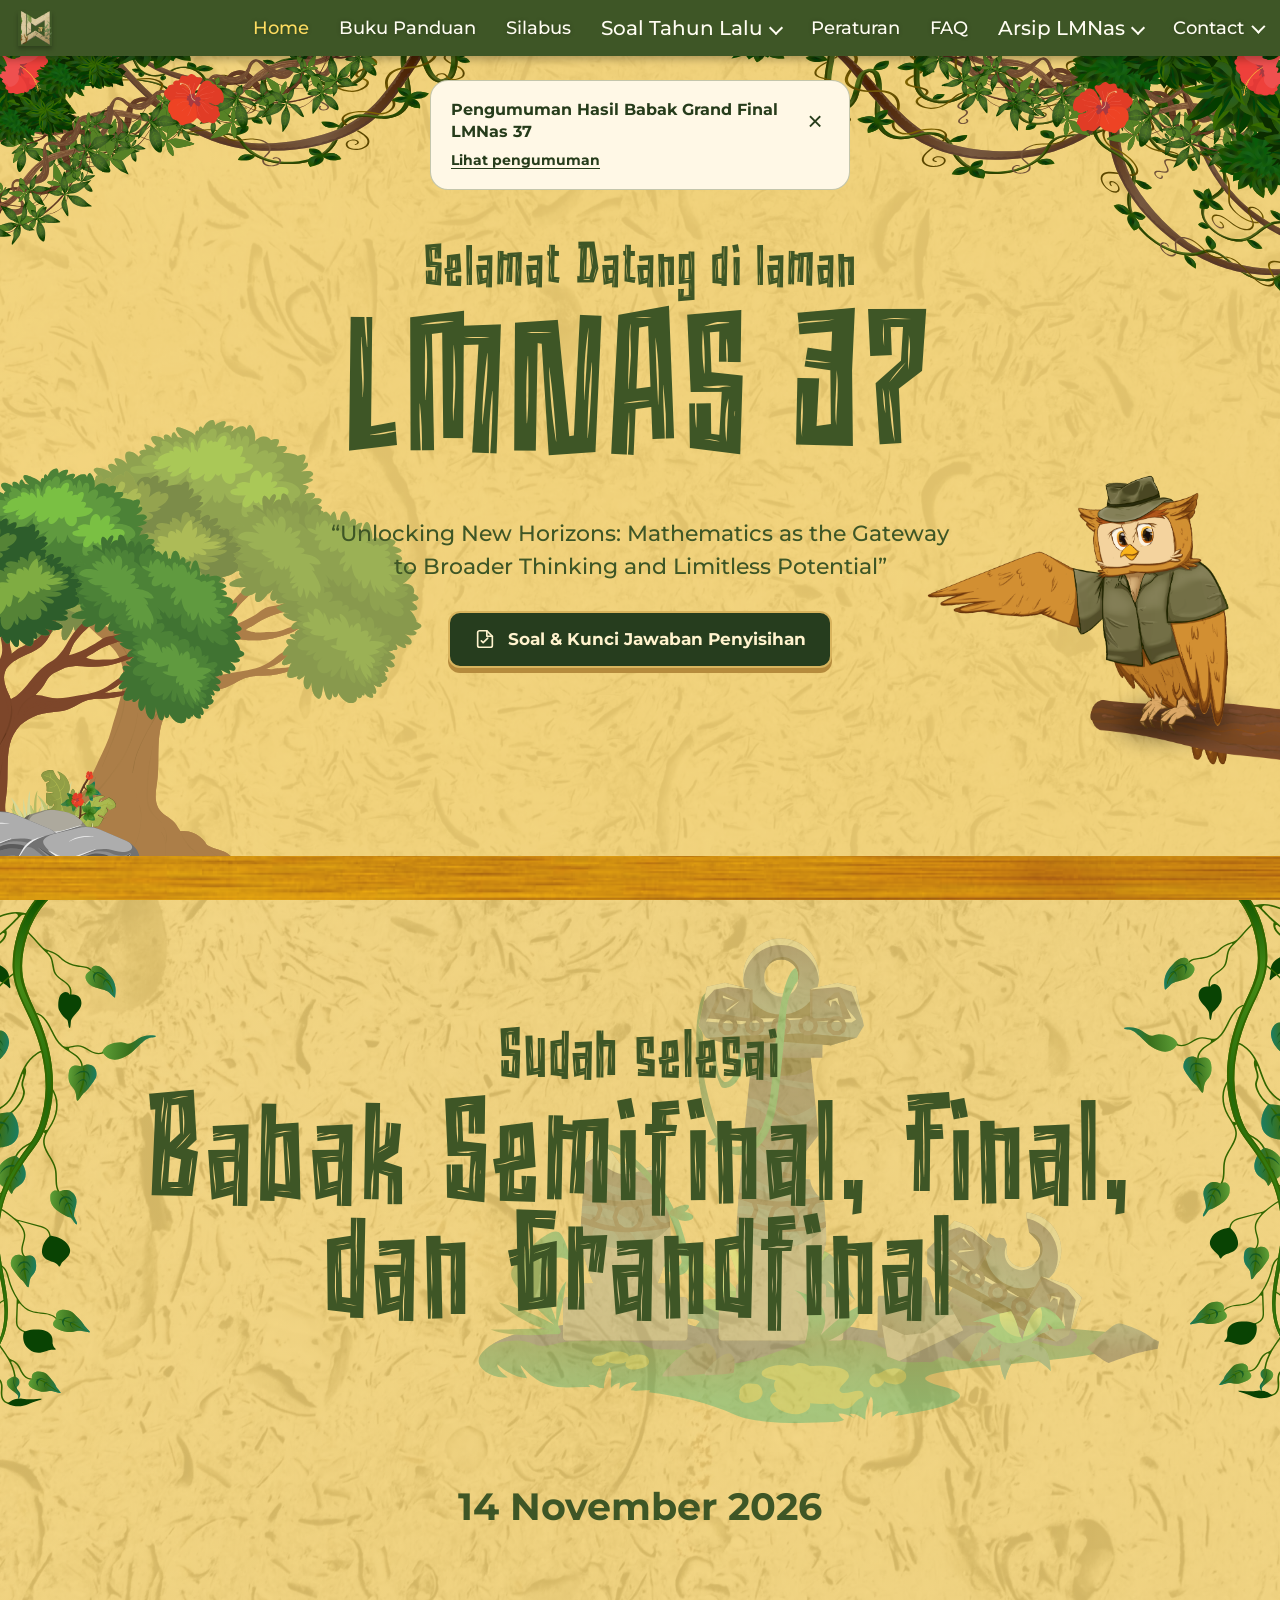
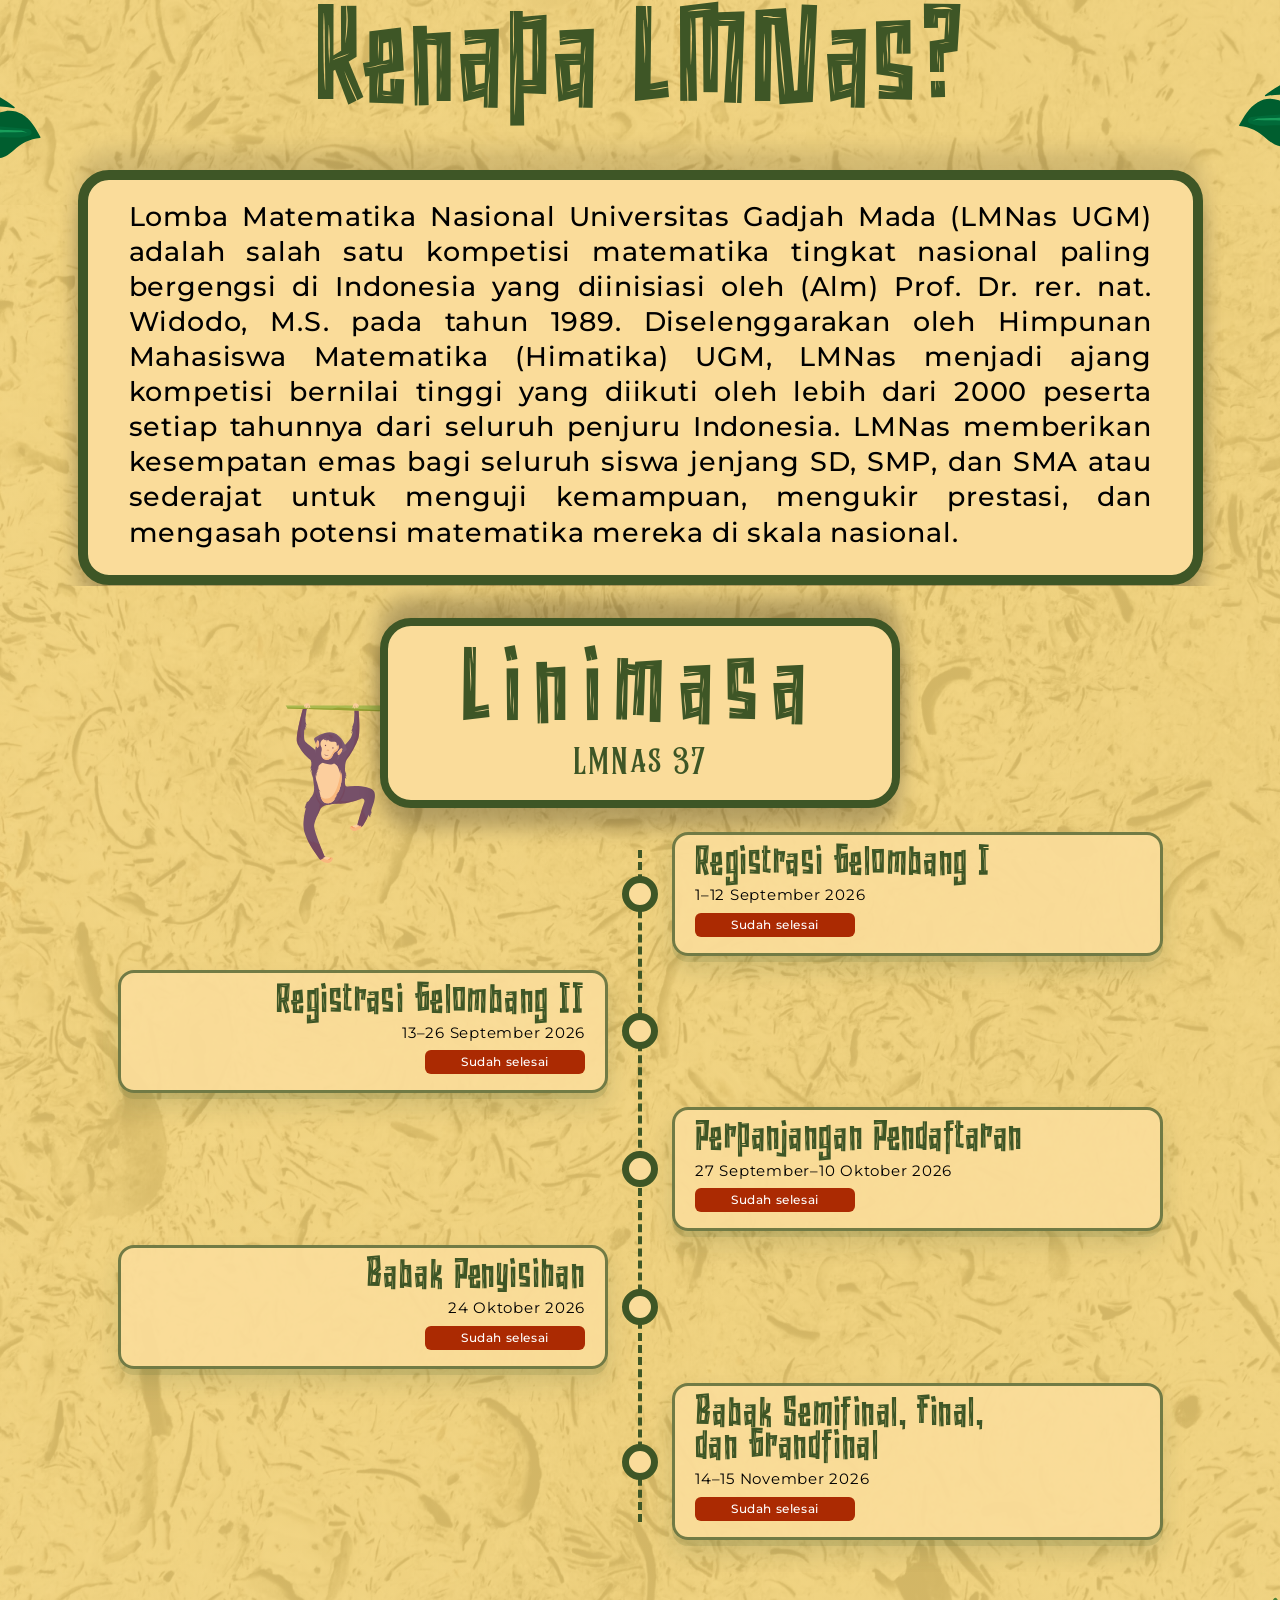
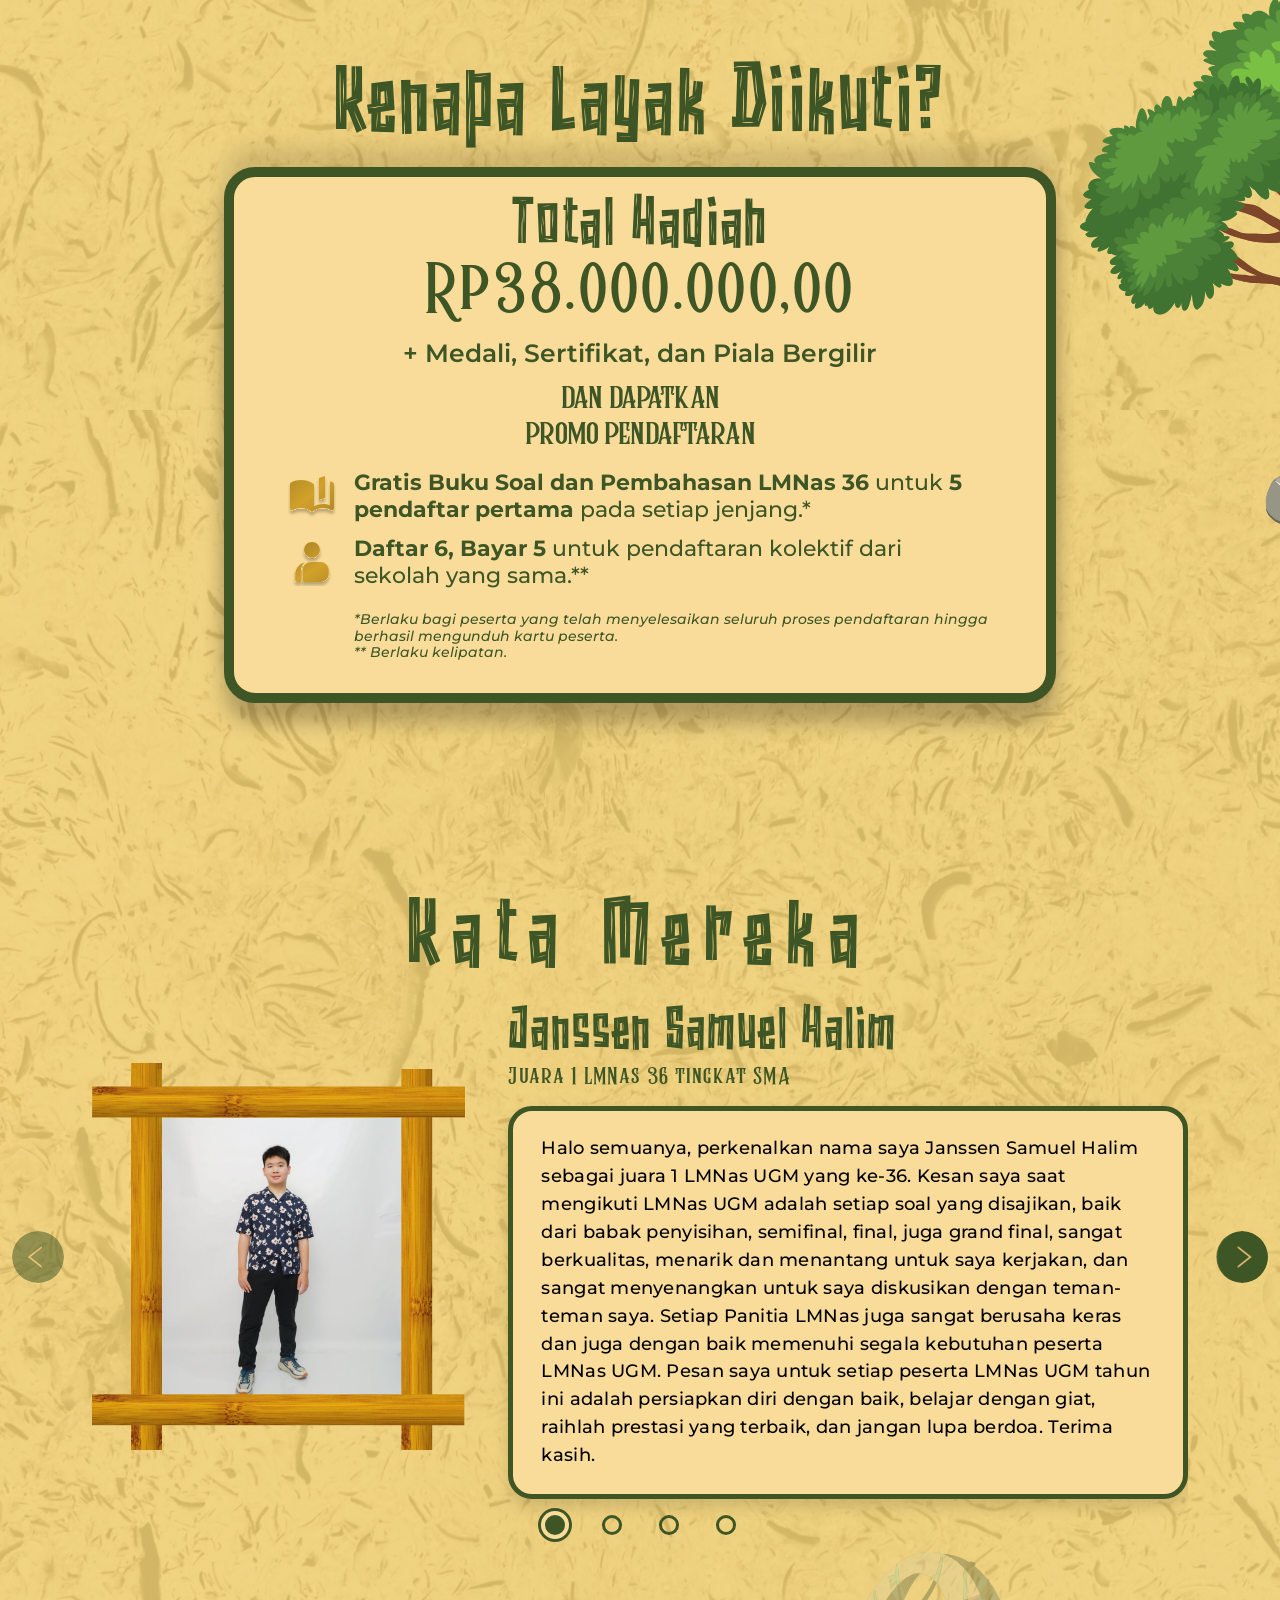
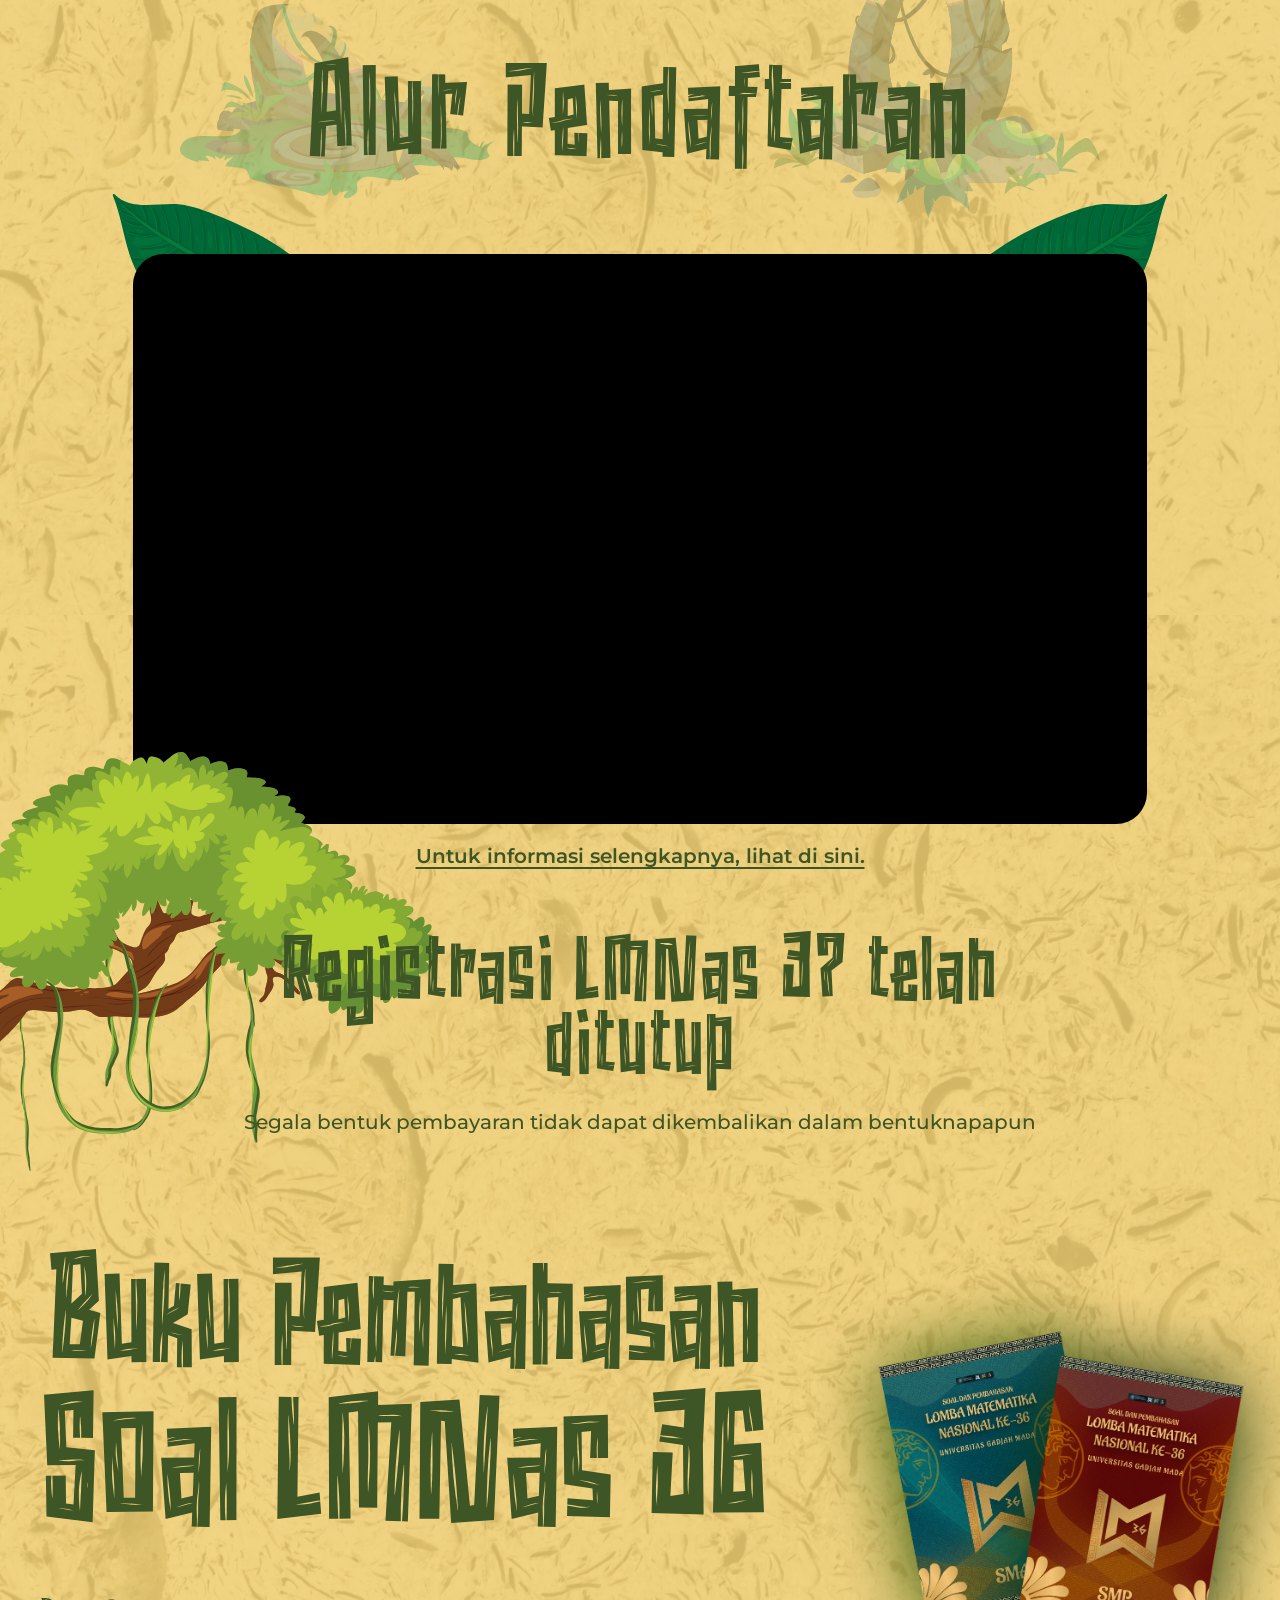
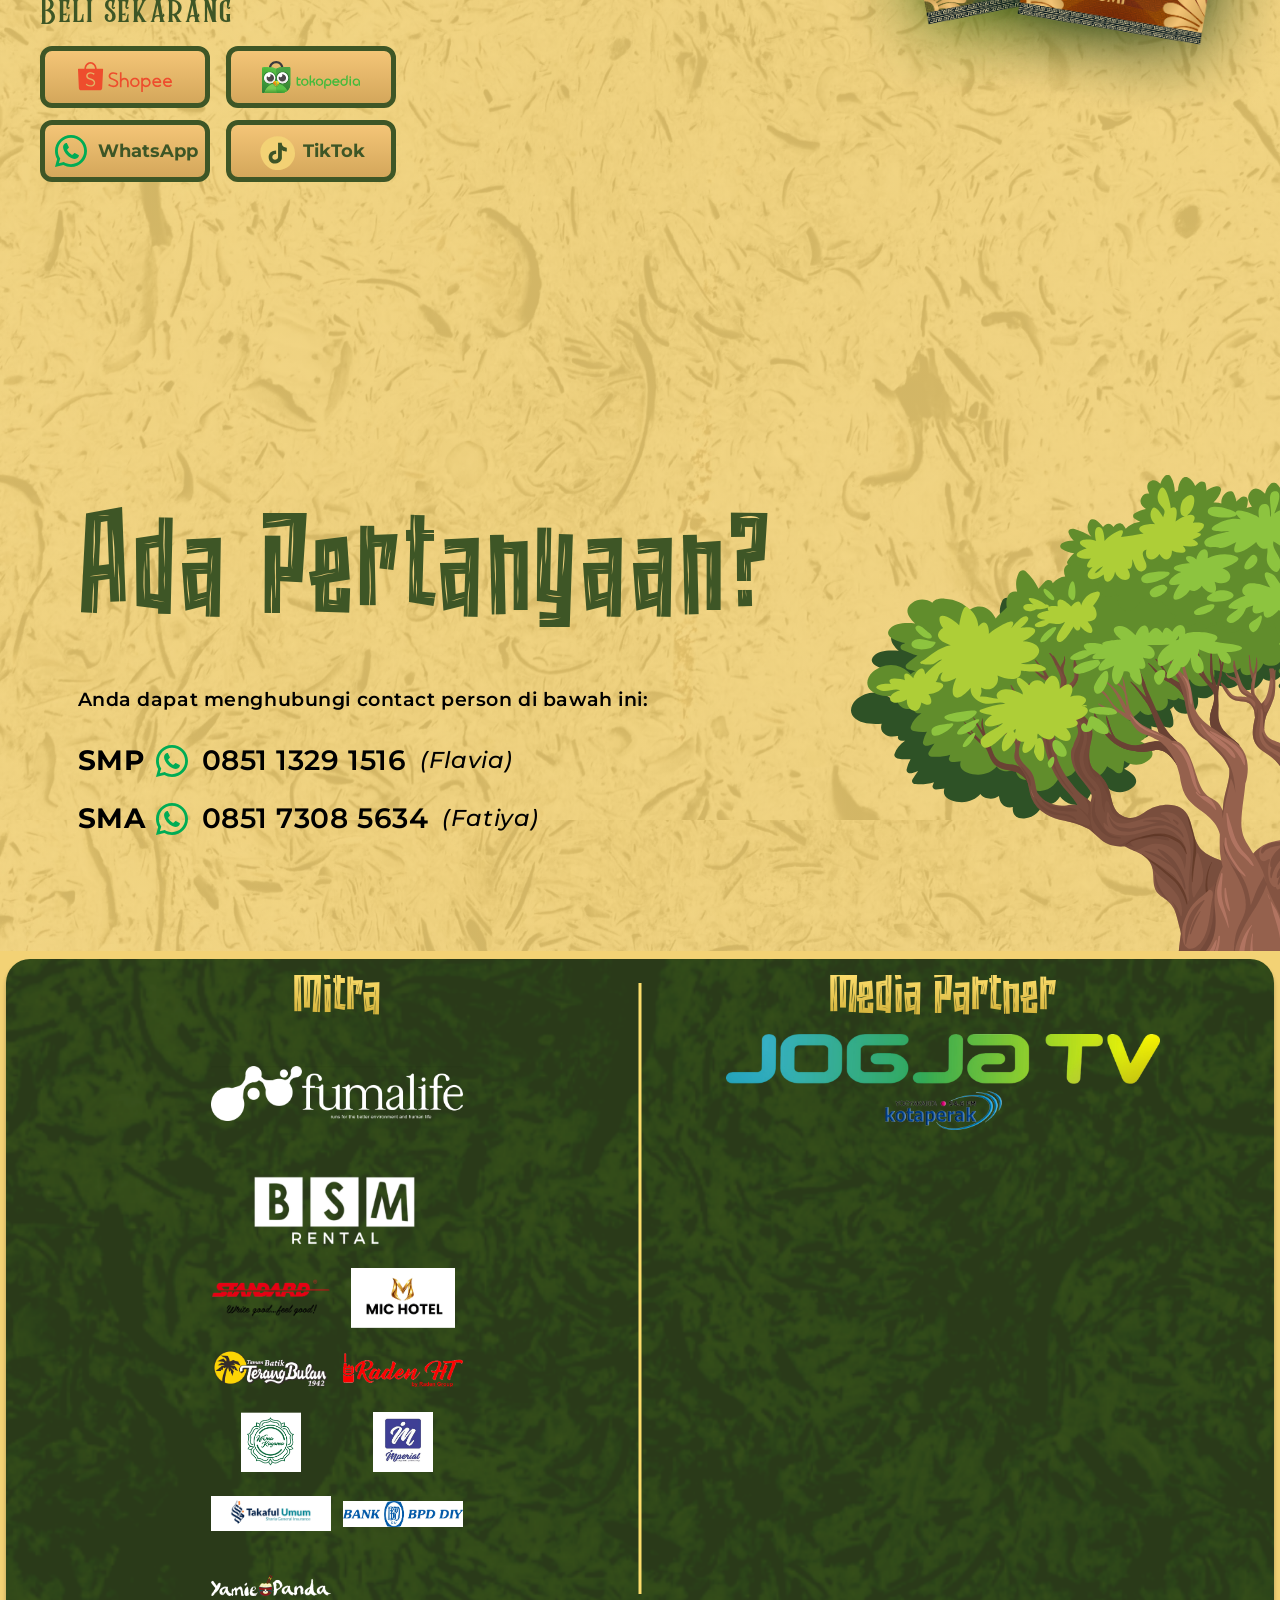
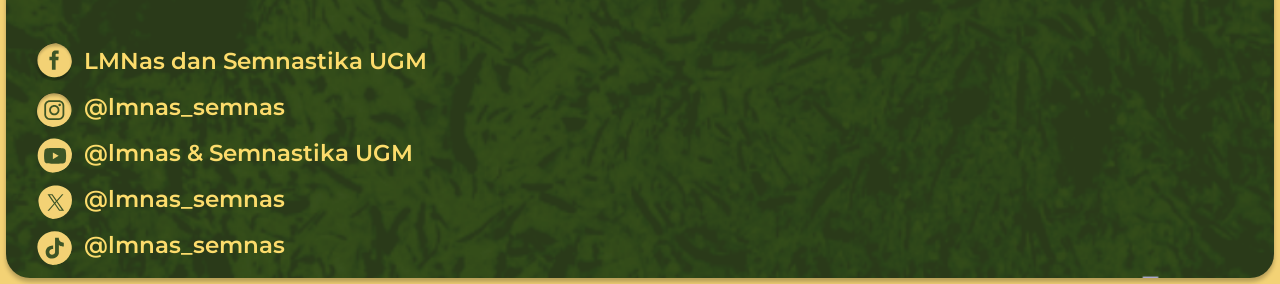
<file: index.html>
<!doctype html>
<html lang="id">
  <head>
    <meta charset="utf-8" />
    <meta name="viewport" content="width=device-width, initial-scale=1" />
    <meta name="description" content="LMNAS 37 dan Semnastika 18 — kompetisi matematika nasional. Registrasi LMNas 37 telah ditutup. Babak Penyisihan: 24 Oktober 2026." />
    <meta name="robots" content="noindex,follow" />
    <meta name="theme-color" content="#3e5626" />
    <link rel="canonical" href="https://lmnas.fmipa.ugm.ac.id/" />
    <meta property="og:type" content="website" />
    <meta property="og:locale" content="id_ID" />
    <meta property="og:title" content="LMNAS 37 / Semnastika 18" />
    <meta property="og:description" content="Kompetisi matematika nasional untuk pelajar SMP dan SMA/sederajat dari seluruh Indonesia. Registrasi LMNas 37 telah ditutup. Babak Penyisihan: 24 Oktober 2026." />
    <meta property="og:url" content="https://lmnas.fmipa.ugm.ac.id/" />
    <meta property="og:image" content="https://zikzaklucu.github.io/LMNAS-37/Assets/figma/header-logo-bar.png" />
    <meta property="og:image:width" content="933" />
    <meta property="og:image:height" content="218" />
    <meta property="og:image:alt" content="Logo Universitas Gadjah Mada, HIMATIKA, LMNAS 37, dan Semnastika 18" />
    <meta name="twitter:card" content="summary_large_image" />
    <meta name="twitter:title" content="LMNAS 37 / Semnastika 18" />
    <meta name="twitter:description" content="Kompetisi matematika nasional untuk pelajar SMP dan SMA/sederajat dari seluruh Indonesia. Registrasi LMNas 37 telah ditutup. Babak Penyisihan: 24 Oktober 2026." />
    <meta name="twitter:image" content="https://zikzaklucu.github.io/LMNAS-37/Assets/figma/header-logo-bar.png" />
    <meta name="twitter:image:alt" content="Logo Universitas Gadjah Mada, HIMATIKA, LMNAS 37, dan Semnastika 18" />
    <title>LMNAS 37 / Semnastika 18</title>
    <link rel="icon" href="Assets/figma/nav-mark-216.png" type="image/png" />
    <link rel="preconnect" href="https://fonts.googleapis.com" />
    <link rel="preconnect" href="https://fonts.gstatic.com" crossorigin />
    <link href="https://fonts.googleapis.com/css2?family=Montserrat:wght@400;500;600;700&amp;display=swap" rel="stylesheet" />
    <link rel="stylesheet" href="style.css?v=182" />
    <link rel="stylesheet" href="hero-leaves.css?v=6" />
    <link rel="stylesheet" href="hero-owl.css?v=5" />
    <link rel="stylesheet" href="sponsor-tiers.css?v=1" />
    <link rel="stylesheet" href="registration-extension.css?v=3" />
    <link rel="stylesheet" href="answer-key.css?v=4" />
    <link rel="stylesheet" href="announcement.css?v=2" />
    <script src="navigation.js?v=4" defer></script>
    <script src="archive-navigation.js?v=1" defer></script>
    <script src="site-config.js?v=14" defer></script>
    <script src="announcement.js?v=2" defer></script>
    <script src="answer-key.js?v=2" defer></script>
    <script src="countdown.js?v=8" defer></script>
    <script src="script.js?v=17" defer></script>
  </head>
  <body>
    <aside class="floating-announcement" data-preliminary-announcement aria-labelledby="preliminary-announcement-title">
      <div class="floating-announcement-copy">
        <h2 id="preliminary-announcement-title">Pengumuman Hasil Babak Grand Final LMNas 37</h2>
        <p data-announcement-body>Tautan pengumuman akan tersedia segera.</p>
      </div>
      <button class="floating-announcement-close" data-announcement-close type="button" aria-label="Tutup pengumuman hasil babak grand final"><span aria-hidden="true">×</span></button>
    </aside>
    <a class="skip-link" href="#main-content">Lewati ke konten utama</a>

    <header class="site-header">
      <a class="brand-mark" href="#home" aria-label="LMNAS 37">
        <img src="Assets/figma/nav-mark-216.png" alt="" />
      </a>
      <button class="nav-toggle" type="button" aria-expanded="false" aria-controls="primary-navigation">
        <span>Menu</span>
        <span class="nav-toggle-icon" aria-hidden="true"></span>
      </button>
      <nav id="primary-navigation" aria-label="Navigasi utama">
        <a href="#home">Home</a>

        <a href="buku-panduan/">Buku Panduan</a>
        <a href="https://drive.google.com/drive/folders/1imqxenO6Xh_K6TGj5i14sCKNBGKQ0Jho?usp=sharing" target="_blank" rel="noopener noreferrer">Silabus</a>
        <details class="nav-papers">
          <summary>Soal Tahun Lalu</summary>
          <div class="nav-papers-menu">
            <a href="soal/36/index.html">LMNas 36</a>
            <a href="soal/35/index.html">LMNas 35</a>
            <a href="soal/34/index.html">LMNas 34</a>
          </div>
        </details>
        <a href="peraturan/">Peraturan</a>
        <a href="faq/">FAQ</a>
        <details class="nav-papers nav-archive">
          <summary>Arsip LMNas</summary>
          <div class="nav-papers-menu">
            <a href="https://lmnas.fmipa.ugm.ac.id/lmnas-36">LMNas 36</a>
            <a href="https://lmnas.fmipa.ugm.ac.id/lmnas-35">LMNas 35</a>
            <a href="https://lmnas.fmipa.ugm.ac.id/beranda-lmnas-34">LMNas 34</a>
            <a href="https://lmnas.fmipa.ugm.ac.id/beranda-lmnas-33">LMNas 33</a>
          </div>
        </details>
        <div class="nav-contact">
          <button type="button" class="nav-contact-toggle" aria-expanded="false" aria-controls="nav-contact-menu">Contact</button>
          <div id="nav-contact-menu" class="nav-contact-menu" hidden>
            <a href="https://wa.me/6285113291516" target="_blank" rel="noopener noreferrer">SMP Contact Person</a>
            <a href="https://wa.me/6285173085634" target="_blank" rel="noopener noreferrer">SMA Contact Person</a>
          </div>
        </div>
      </nav>
    </header>

    <main id="main-content">
      <section class="hero" id="home" aria-labelledby="hero-title" data-hero-owl>
        <div class="hero-leaves" aria-hidden="true">
          <span class="hero-leaf"></span><span class="hero-leaf"></span><span class="hero-leaf"></span>
          <span class="hero-leaf"></span><span class="hero-leaf"></span><span class="hero-leaf"></span>
          <span class="hero-leaf"></span><span class="hero-leaf"></span><span class="hero-leaf"></span>
          <span class="hero-leaf"></span><span class="hero-leaf"></span><span class="hero-leaf"></span>
          <span class="hero-leaf"></span><span class="hero-leaf"></span><span class="hero-leaf"></span>
          <span class="hero-leaf"></span><span class="hero-leaf"></span><span class="hero-leaf"></span>
        </div>

        <img class="hero-art" src="Assets/figma/hero-expedition-updated.svg" alt="" aria-hidden="true" />
        <div class="hero-canopy" aria-hidden="true">
          <img class="hero-canopy-figma hero-canopy-figma--left" src="Assets/figma/hero-canopy-figma.svg" width="1440" height="358" alt="" />
          <img class="hero-canopy-figma hero-canopy-figma--right" src="Assets/figma/hero-canopy-figma.svg" width="1440" height="358" alt="" />
          <img class="hero-branch-right" src="Assets/figma/hero-branch-right.svg" alt="" />
          <img class="hero-canopy-right" src="Assets/figma/hero-canopy-right.svg" alt="" />
          <img class="hero-canopy-left" src="Assets/figma/hero-canopy-left.svg" alt="" />
          <img class="hero-vine-left" src="Assets/figma/hero-vine-left.svg" alt="" />
          <img class="hero-vine-inner-left" src="Assets/figma/hero-vine-inner-left.svg" alt="" />
          <img class="hero-vine-inner-right" src="Assets/figma/hero-vine-inner-right.svg" alt="" />
          <img class="hero-vine-right" src="Assets/figma/hero-vine-right.svg" alt="" />
          <img class="hero-canopy-edge" src="Assets/figma/hero-canopy-edge.svg" alt="" />
          <img class="hero-flower-left" src="Assets/figma/hero-flower-left.svg" alt="" />
          <img class="hero-flower-right" src="Assets/figma/hero-flower-right.svg" alt="" />
        </div>
        <img class="hero-wood-divider" src="Assets/figma/hero-wood-divider.png?v=2" alt="" aria-hidden="true" />
        <div class="hero-copy">
          <p class="hero-welcome">Selamat Datang di laman</p>
          <h1 id="hero-title">LMNAS 37</h1>
          <p class="hero-subhead">“Unlocking New Horizons: Mathematics as the Gateway<br /> to Broader Thinking and Limitless Potential”</p>
          <button class="answer-key-trigger" type="button" aria-haspopup="dialog" aria-controls="answer-key-dialog" data-answer-key-open hidden>
            <svg viewBox="0 0 24 24" fill="none" stroke="currentColor" stroke-width="1.8" stroke-linecap="round" stroke-linejoin="round" aria-hidden="true"><path d="M14 3H6a2 2 0 0 0-2 2v14a2 2 0 0 0 2 2h12a2 2 0 0 0 2-2V9z" /><path d="M14 3v6h6M8 14l2 2 5-5" /></svg>
            <span>Soal &amp; Kunci Jawaban Penyisihan</span>
          </button>
          <noscript><p class="answer-key-noscript"><a href="https://drive.google.com/file/d/1t5GzPcPClTMTX6uxZttShoG0jHZPzkTs/view" target="_blank" rel="noopener noreferrer">Lihat Kunci Jawaban SMP</a> · <a href="https://drive.google.com/file/d/1qr1yrmL4n38Av0sSNV8A2TvAsbzYKuXv/view" target="_blank" rel="noopener noreferrer">Lihat Kunci Jawaban SMA</a> · <a href="https://drive.google.com/file/d/1z6X08ksc03rigrLlyuN0D0G992wh0nbN/view?usp=sharing" target="_blank" rel="noopener noreferrer">Lihat Soal SMP</a> · <a href="https://drive.google.com/file/d/11KLL1XVLK1hoOBWAtTo3L2pQ1D-YM1Rp/view?usp=sharing" target="_blank" rel="noopener noreferrer">Lihat Soal SMA</a></p></noscript>
        </div>
        <div class="hero-owl-stage" aria-hidden="true">
          <img class="hero-mascot" src="Assets/figma/hero-owl-perched.png" width="779" height="606" alt="" aria-hidden="true" decoding="async" />
        </div>
      </section>

      <dialog class="answer-key-dialog" id="answer-key-dialog" aria-labelledby="answer-key-title">
        <button class="answer-key-close" type="button" aria-label="Tutup soal dan kunci jawaban" data-answer-key-close autofocus><span aria-hidden="true">×</span></button>
        <h2 id="answer-key-title">Soal &amp; Kunci Jawaban</h2>
        <div class="answer-key-options">
          <div class="answer-key-option">
            <p class="answer-key-level-label">Jenjang</p>
            <h3>SMP</h3>
            <p data-preliminary-paper-level="smp">Belum tersedia.</p>
            <p data-answer-key-level="smp">Belum tersedia.</p>
          </div>
          <div class="answer-key-option">
            <p class="answer-key-level-label">Jenjang</p>
            <h3>SMA</h3>
            <p data-preliminary-paper-level="sma">Belum tersedia.</p>
            <p data-answer-key-level="sma">Belum tersedia.</p>
          </div>
        </div>
      </dialog>

      <section class="countdown-section" aria-labelledby="countdown-title">
        <img class="countdown-scene" src="Assets/figma/hero-expedition.svg" alt="" aria-hidden="true" loading="lazy" decoding="async" />
        <img class="countdown-art" src="Assets/figma/countdown-vines.svg" alt="" aria-hidden="true" loading="lazy" decoding="async" />
        <div class="countdown-copy">
          <p class="section-kicker">Menuju</p>
          <h2 id="countdown-title">Babak Semifinal</h2>
          <p class="registration-extension-note">14 November 2026</p>
          <p class="countdown-value" role="timer" aria-atomic="true" aria-label="Menghitung waktu menuju Babak Semifinal" data-countdown-label="Menuju Babak Semifinal" data-countdown-target="2026-11-14T00:00:00+07:00">
            <span class="countdown-unit"><span class="countdown-number" data-countdown-part="days">0</span><span class="countdown-unit-label" aria-hidden="true">hari</span></span>
            <span class="countdown-unit"><span class="countdown-number" data-countdown-part="hours">00</span><span class="countdown-unit-label" aria-hidden="true">jam</span></span>
            <span class="countdown-unit"><span class="countdown-number" data-countdown-part="minutes">00</span><span class="countdown-unit-label" aria-hidden="true">menit</span></span>
            <span class="countdown-unit"><span class="countdown-number" data-countdown-part="seconds">00</span><span class="countdown-unit-label" aria-hidden="true">detik</span></span>
          </p>
        </div>
      </section>

      <section class="why-section" aria-labelledby="why-title">
        <img class="why-art" src="Assets/figma/section-foliage.svg" alt="" aria-hidden="true" loading="lazy" decoding="async" />
        <div class="section-inner">
          <h2 class="section-title" id="why-title">Kenapa LMNas?</h2>
          <div class="cream-card why-card">
            <p>Lomba Matematika Nasional Universitas Gadjah Mada (LMNas UGM) adalah salah satu kompetisi matematika tingkat nasional paling bergengsi di Indonesia yang diinisiasi oleh (Alm) Prof. Dr. rer. nat. Widodo, M.S. pada tahun 1989. Diselenggarakan oleh Himpunan Mahasiswa Matematika (Himatika) UGM, LMNas menjadi ajang kompetisi bernilai tinggi yang diikuti oleh lebih dari 2000 peserta setiap tahunnya dari seluruh penjuru Indonesia. LMNas memberikan kesempatan emas bagi seluruh siswa jenjang SD, SMP, dan SMA atau sederajat untuk menguji kemampuan, mengukir prestasi, dan mengasah potensi matematika mereka di skala nasional.</p>
          </div>
        </div>
      </section>

      <section class="timeline-section" id="peta-waktu" aria-labelledby="timeline-title">
        <div class="timeline-inner">
          <img class="timeline-monkey" src="Assets/figma/timeline-monkey-figma.svg?v=4" width="187" height="292" alt="" aria-hidden="true" loading="lazy" decoding="async" />
          <div class="timeline-board">
            <h2 id="timeline-title">Linimasa</h2>
            <p>LMNas 37</p>
          </div>
          <ol class="timeline-list">
            <li class="timeline-entry timeline-entry--right" data-phase-key="registration-one" data-phase-start="2026-09-01T12:00:00+07:00" data-phase-end="2026-09-12T23:59:59+07:00">
              <span class="timeline-dot" aria-hidden="true"></span>
              <div><h3>Registrasi Gelombang I</h3><time datetime="2026-09-01">1–12 September 2026</time><span class="timeline-status">Akan datang</span></div>
            </li>
            <li class="timeline-entry timeline-entry--left" data-phase-key="registration-two" data-phase-start="2026-09-13T00:00:00+07:00" data-phase-end="2026-09-26T23:59:59+07:00">
              <span class="timeline-dot" aria-hidden="true"></span>
              <div><h3>Registrasi Gelombang II</h3><time datetime="2026-09-13">13–26 September 2026</time><span class="timeline-status">Akan datang</span></div>
            </li>
            <li class="timeline-entry timeline-entry--right" data-phase-key="registration-extended" data-phase-start="2026-09-27T00:00:00+07:00" data-phase-end="2026-10-10T23:59:59+07:00">
              <span class="timeline-dot" aria-hidden="true"></span>
              <div><h3>Perpanjangan Pendaftaran</h3><time datetime="2026-09-27">27 September–10 Oktober 2026</time><span class="timeline-status">Akan datang</span></div>
            </li>
            <li class="timeline-entry timeline-entry--left" data-phase-key="preliminary" data-phase-start="2026-10-24T00:00:00+07:00" data-phase-end="2026-10-24T23:59:59+07:00">
              <span class="timeline-dot" aria-hidden="true"></span>
              <div><h3>Babak Penyisihan</h3><time datetime="2026-10-24">24 Oktober 2026</time><span class="timeline-status">Akan datang</span></div>
            </li>
            <li class="timeline-entry timeline-entry--right" data-phase-key="finals" data-phase-start="2026-11-14T00:00:00+07:00" data-phase-end="2026-11-15T23:59:59+07:00">
              <span class="timeline-dot" aria-hidden="true"></span>
              <div><h3>Babak Semifinal, Final,<br />dan Grandfinal</h3><time datetime="2026-11-14">14–15 November 2026</time><span class="timeline-status">Akan datang</span></div>
            </li>
          </ol>
        </div>
      </section>

      <section class="prize-section" aria-labelledby="hadiah">
        <img class="timeline-tree" src="Assets/figma/timeline-tree.svg" alt="" aria-hidden="true" loading="lazy" decoding="async" />
        <div class="section-inner">
          <h2 class="section-title" id="hadiah">Kenapa Layak Diikuti?</h2>
          <div class="cream-card prize-card">
            <div class="prize-primary">
              <p class="prize-heading prize-heading--total">Total Hadiah</p>
              <p class="prize-amount">Rp38.000.000,00</p>
            </div>
            <p class="prize-extras">+ Medali, Sertifikat, dan Piala Bergilir</p>
            <p class="prize-promo-line">dan dapatkan<br />promo pendaftaran</p>
            <div class="prize-benefits">
              <div class="prize-benefit">
                <img src="Assets/figma/prize-book.svg" alt="" aria-hidden="true" loading="lazy" decoding="async" />
                <p><strong>Gratis Buku Soal dan Pembahasan LMNas 36</strong> untuk <strong>5 pendaftar pertama</strong> pada setiap jenjang.*</p>
              </div>
              <div class="prize-benefit">
                <img src="Assets/figma/prize-group.svg" alt="" aria-hidden="true" loading="lazy" decoding="async" />
                <p><strong>Daftar 6, Bayar 5</strong> untuk pendaftaran kolektif dari sekolah yang sama.**</p>
              </div>
              <small>*Berlaku bagi peserta yang telah menyelesaikan seluruh proses pendaftaran hingga berhasil mengunduh kartu peserta.<br />** Berlaku kelipatan.</small>
            </div>
          </div>
        </div>
      </section>

      <section class="testimonial-section" id="testimonial" aria-labelledby="testimonial-title">
        <img class="testimonial-art" src="Assets/figma/testimonial-foliage.svg" alt="" aria-hidden="true" loading="lazy" decoding="async" />
        <div class="section-inner">
          <h2 class="section-title" id="testimonial-title">Kata Mereka</h2>
          <div class="testimonial-carousel" data-testimonial-carousel role="region" aria-roledescription="carousel" aria-labelledby="testimonial-title">
            <p class="visually-hidden" data-carousel-status aria-live="polite">Slide 1 dari 4</p>
            <div class="testimonial-viewport" data-carousel-viewport>
              <div class="testimonial-track" data-carousel-track>
                <article class="testimonial-slide" data-carousel-slide></article>
                <article class="testimonial-slide" data-carousel-slide></article>
                <article class="testimonial-slide" data-carousel-slide></article>
                <article class="testimonial-slide" data-carousel-slide></article>
              </div>
            </div>
            <div class="testimonial-controls">
              <button class="testimonial-arrow" type="button" data-carousel-prev aria-label="Testimoni sebelumnya"></button>
              <div class="testimonial-dots" role="group" aria-label="Pilih testimoni">
                <button type="button" data-carousel-dot="0" aria-label="Testimoni 1" aria-current="true"></button>
                <button type="button" data-carousel-dot="1" aria-label="Testimoni 2"></button>
                <button type="button" data-carousel-dot="2" aria-label="Testimoni 3"></button>
                <button type="button" data-carousel-dot="3" aria-label="Testimoni 4"></button>
              </div>
              <button class="testimonial-arrow" type="button" data-carousel-next aria-label="Testimoni berikutnya"></button>
            </div>
          </div>
        </div>
      </section>

      <section class="flow-section" id="alur" aria-labelledby="flow-title">
        <img class="flow-heading-art" src="Assets/figma/flow-heading-foliage.svg" alt="" aria-hidden="true" loading="lazy" decoding="async" />

        <div class="section-inner">
          <h2 class="section-title" id="flow-title">Alur Pendaftaran</h2>
          <div class="flow-video-stage">
          <img class="flow-raccoon" src="Assets/figma/flow-heading-foliage.svg" alt="" aria-hidden="true" loading="lazy" decoding="async" />
          <figure class="video-card">
            <iframe
              src="https://www.youtube-nocookie.com/embed/_ruwWMc1S_w"
              title="Video Alur Pendaftaran LMNAS 37"
              loading="lazy"
              referrerpolicy="strict-origin-when-cross-origin"
              allow="accelerometer; autoplay; clipboard-write; encrypted-media; gyroscope; picture-in-picture; web-share"
              allowfullscreen></iframe>
          </figure>
          </div>
          <a class="flow-details-link" href="https://drive.google.com/file/d/1pYd8Sj2RYEzygERhh99JPcT_kCFOKEy8/view?usp=sharing" target="_blank" rel="noopener noreferrer">Untuk informasi selengkapnya, lihat di sini.</a>
        </div>
      </section>

      <section class="registration-section" id="pendaftaran" aria-labelledby="registration-title">
        <img class="registration-tree" src="Assets/figma/registration-tree.svg" alt="" aria-hidden="true" loading="lazy" decoding="async" />
        <div class="section-inner">
          <h2 class="registration-title" id="registration-title">Registrasi LMNas 37 telah ditutup</h2>
          <p class="registration-extension-note">Segala bentuk pembayaran tidak dapat dikembalikan dalam bentuknapapun</p>
        </div>
      </section>

      <section class="book-section" id="buku-soal" aria-labelledby="book-promo-title">
        <div class="section-inner">
          <div class="book-promo" aria-labelledby="book-promo-title">
            <div class="book-promo-copy">
              <h3 id="book-promo-title">
                <span class="visually-hidden">Buku Soal dan Pembahasan LMNas</span>
                <img class="book-title-line book-title-line--one" src="Assets/figma/book-title-line-1.svg" alt="" aria-hidden="true" loading="lazy" decoding="async" />
                <img class="book-title-line book-title-line--two" src="Assets/figma/book-title-line-2.svg" alt="" aria-hidden="true" loading="lazy" decoding="async" />
              </h3>
              <p class="book-purchase-cta"><span class="visually-hidden">Beli sekarang</span><span aria-hidden="true">Beli sekarang</span></p>
              <div class="book-stores" aria-label="Saluran pembelian buku LMNas">
                <a class="book-store-link book-store-link--shopee" href="https://shopee.co.id/lmnasstore" target="_blank" rel="noopener noreferrer" aria-label="Beli melalui Shopee">
                  <img src="Assets/figma/book-store-shopee.svg" alt="" aria-hidden="true" loading="lazy" decoding="async" />
                </a>
                <a class="book-store-link book-store-link--tokopedia" href="https://www.tokopedia.com/lmnas-semnas" target="_blank" rel="noopener noreferrer" aria-label="Beli melalui Tokopedia">
                  <img src="Assets/figma/book-store-tokopedia.svg" alt="" aria-hidden="true" loading="lazy" decoding="async" />
                </a>
                <a class="book-store-link book-store-link--whatsapp" href="https://wa.me/6285183126827" target="_blank" rel="noopener noreferrer" aria-label="Beli melalui WhatsApp">
                  <span class="book-store-icon book-store-icon--whatsapp" aria-hidden="true"></span>
                  <span class="book-store-name">WhatsApp</span>
                </a>
                <a class="book-store-link book-store-link--tiktok" href="https://www.tiktok.com/@lmnas_semnas" target="_blank" rel="noopener noreferrer" aria-label="Beli melalui TikTok">
                  <span class="book-store-icon book-store-icon--tiktok" aria-hidden="true"></span>
                  <span class="book-store-name">TikTok</span>
                </a>
              </div>
            </div>
            <div class="book-covers" aria-hidden="true">
              <img src="Assets/figma/book-lmnas-blue.png" alt="" loading="lazy" decoding="async" />
              <img src="Assets/figma/book-lmnas-red.png" alt="" loading="lazy" decoding="async" />
            </div>
          </div>
        </div>
      </section>


      <section class="contact-section" id="kontak" aria-labelledby="contact-title">
        <img class="contact-tree" src="Assets/figma/contact-tree.svg" alt="" aria-hidden="true" loading="lazy" decoding="async" />
        <div class="section-inner contact-inner">
          <h2 class="section-title" id="contact-title">Ada Pertanyaan?</h2>
          <p class="contact-intro">Anda dapat menghubungi contact person di bawah ini:</p>
          <div class="contact-list">
            <p class="contact-person"><strong>SMP</strong><a class="contact-whatsapp" href="https://wa.me/6285113291516" target="_blank" rel="noopener noreferrer" aria-label="WhatsApp SMP — Flavia"><img class="contact-whatsapp-icon" src="Assets/figma/contact-whatsapp-figma.svg" alt="" aria-hidden="true" loading="lazy" decoding="async" /><span>0851 1329 1516</span></a><em>Flavia</em></p>
            <p class="contact-person"><strong>SMA</strong><a class="contact-whatsapp" href="https://wa.me/6285173085634" target="_blank" rel="noopener noreferrer" aria-label="WhatsApp SMA — Fatiya"><img class="contact-whatsapp-icon" src="Assets/figma/contact-whatsapp-figma.svg" alt="" aria-hidden="true" loading="lazy" decoding="async" /><span>0851 7308 5634</span></a><em>Fatiya</em></p>
          </div>
        </div>
      </section>
    </main>

    <footer class="footer" aria-label="Media partner, mitra, dan kanal resmi">
      <div class="footer-stage">
        <img class="footer-visual" src="Assets/figma/footer-panel-divider-home3.png" alt="" aria-hidden="true" loading="lazy" decoding="async" />
        <div class="footer-partners">
          <section class="footer-partner-group footer-partner-group--mitra">
            <h2 class="footer-heading footer-heading--partner">Mitra</h2>
            <ul class="footer-logo-list" aria-label="Mitra LMNAS 37">
              <li class="footer-logo footer-logo--standard"><img src="Assets/sponsors/standard.png" alt="Standard" loading="lazy" decoding="async" /></li>
              <li class="footer-logo footer-logo--bsm"><img src="Assets/sponsors/bsm-rental-figma.png" alt="BSM Rental" loading="lazy" decoding="async" /></li>
              <li class="footer-logo footer-logo--mic"><img src="Assets/sponsors/mic-hotel.png" alt="MIC Hotel" loading="lazy" decoding="async" /></li>
              <li class="footer-logo footer-logo--taman-batik"><img src="Assets/sponsors/taman-batik-terang-bulan.png" alt="Taman Batik Terang Bulan" loading="lazy" decoding="async" /></li>
              <li class="footer-logo footer-logo--raden"><img src="Assets/sponsors/raden-ht.png" alt="Raden HT" loading="lazy" decoding="async" /></li>
              <li class="footer-logo footer-logo--wisma"><img src="Assets/sponsors/wisma-kagama.png" alt="Wisma Kagama" loading="lazy" decoding="async" /></li>
              <li class="footer-logo footer-logo--imperial"><img src="Assets/sponsors/imperial-digital-printing-figma.png" alt="Imperial Digital Printing" loading="lazy" decoding="async" /></li>
              <li class="footer-logo footer-logo--takaful"><img src="Assets/sponsors/takaful-umum-figma.png" alt="Takaful Umum" loading="lazy" decoding="async" /></li>
              <li class="footer-logo footer-logo--fumalife"><img src="Assets/sponsors/manulife-figma.png" alt="Fumalife" loading="lazy" decoding="async" /></li>
              <li class="footer-logo footer-logo--bpd-diy"><img src="Assets/sponsors/bank-bpd-diy.png" alt="Bank BPD DIY" loading="lazy" decoding="async" /></li>
              <li class="footer-logo footer-logo--yamie-panda"><img src="Assets/sponsors/yamie-panda.png" alt="Yamie Panda" loading="lazy" decoding="async" /></li>
            </ul>
          </section>
          <section class="footer-partner-group footer-partner-group--media">
            <h2 class="footer-heading footer-heading--media">Media Partner</h2>
            <ul class="footer-logo-list" aria-label="Media partner LMNAS 37">
              <li class="footer-logo footer-logo--jogja-tv"><img src="Assets/partners/jogja-tv.png" alt="Jogja TV" loading="lazy" decoding="async" /></li>
              <li class="footer-logo footer-logo--kotaperak"><img src="Assets/partners/kotaperak-figma.png" alt="Kotaperak 94.6 FM" loading="lazy" decoding="async" /></li>
            </ul>
          </section>
        </div>
        <div class="footer-socials" aria-label="Kanal resmi LMNAS dan Semnastika UGM">
          <img class="footer-socials-art" src="Assets/figma/footer-socials-home3.svg" alt="" aria-hidden="true" loading="lazy" decoding="async" />
          <a href="https://www.facebook.com/lombamatematika/" class="footer-social footer-social--facebook" target="_blank" rel="noopener noreferrer" aria-label="Facebook LMNas dan Semnastika UGM"><span>LMNas dan Semnastika UGM</span></a>
          <a href="https://www.instagram.com/lmnas_semnas/" class="footer-social footer-social--instagram" target="_blank" rel="noopener noreferrer" aria-label="Instagram LMNas dan Semnastika UGM"><span>@lmnas_semnas</span></a>
          <a href="https://www.youtube.com/@lmnas_semnas" class="footer-social footer-social--youtube" target="_blank" rel="noopener noreferrer" aria-label="YouTube LMNas dan Semnastika UGM"><span>@lmnas &amp; Semnastika UGM</span></a>
          <a href="https://x.com/lmnas_semnas" class="footer-social footer-social--x" target="_blank" rel="noopener noreferrer" aria-label="X LMNas dan Semnastika UGM"><span>@lmnas_semnas</span></a>
          <a href="https://www.tiktok.com/@lmnas_semnas" class="footer-social footer-social--tiktok" target="_blank" rel="noopener noreferrer" aria-label="TikTok LMNas dan Semnastika UGM"><span>@lmnas_semnas</span></a>
        </div>
      </div>
    </footer>
  </body>
</html>
</file>
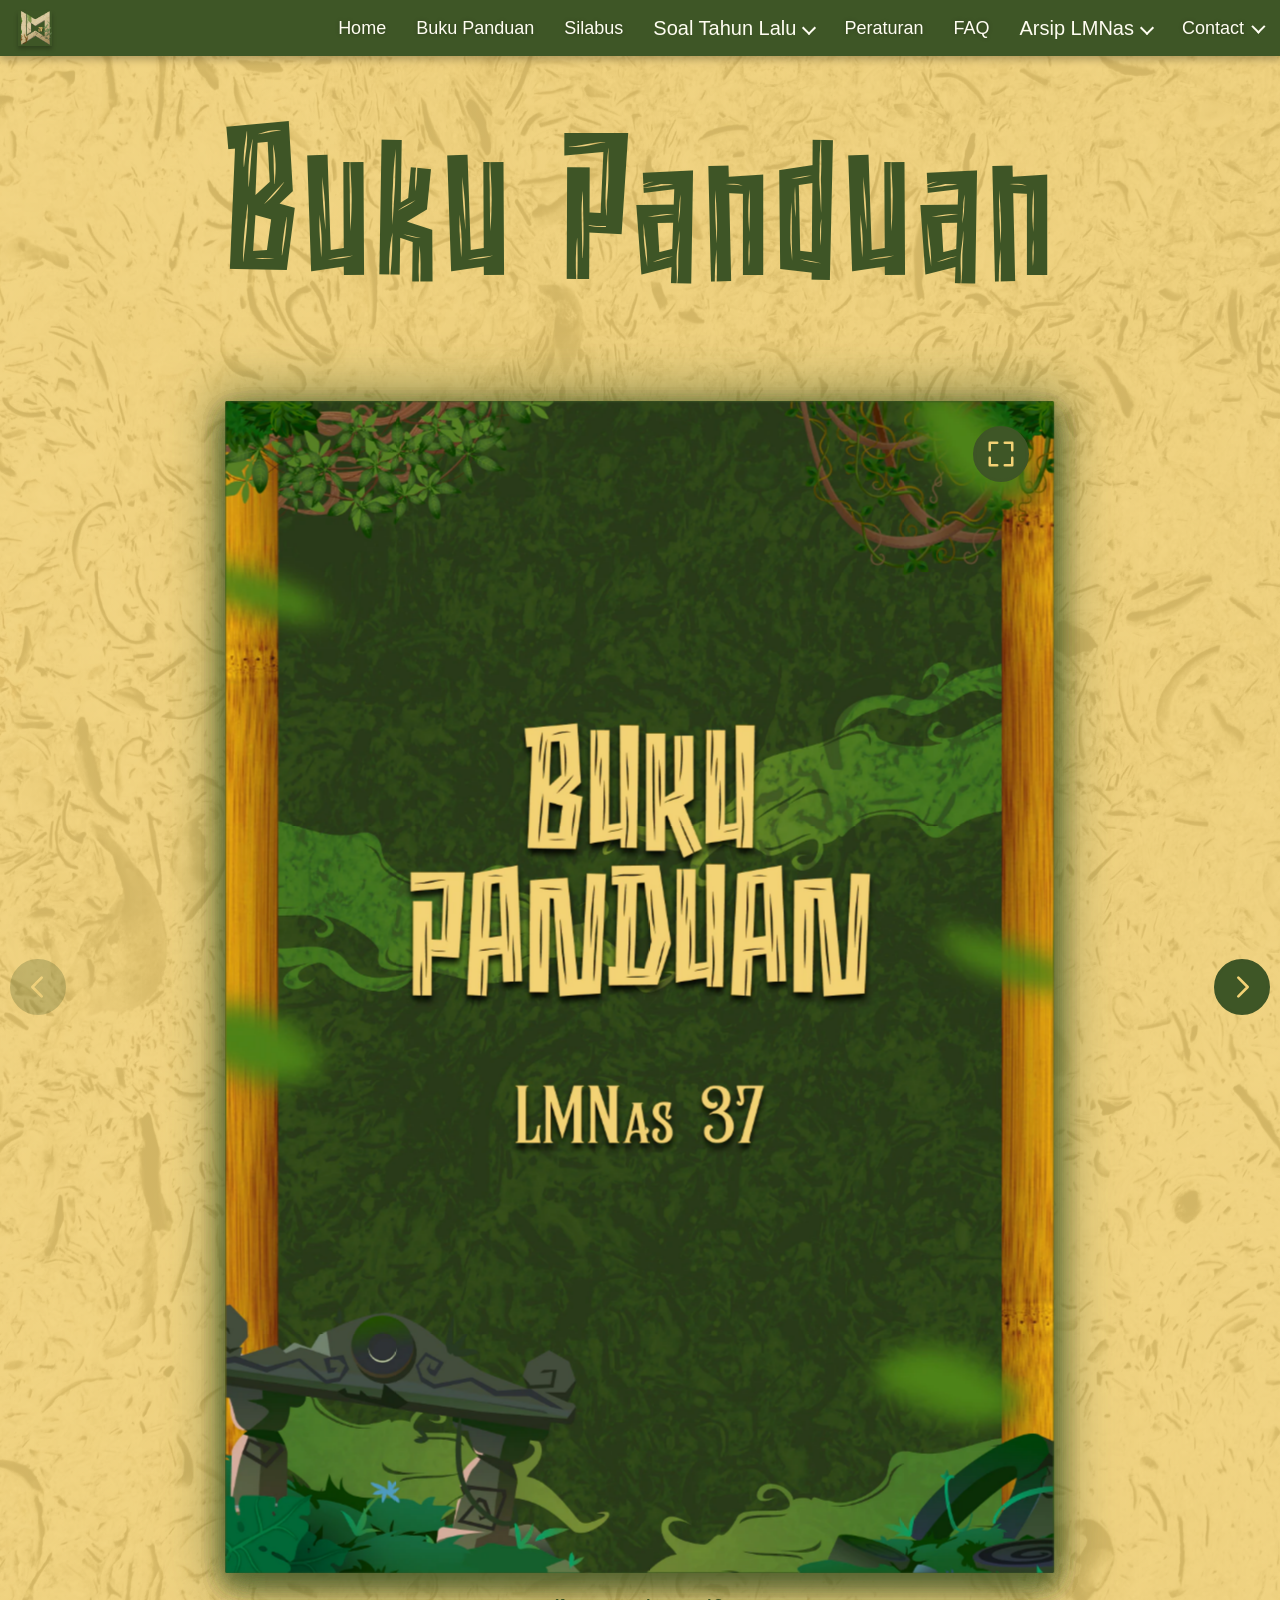
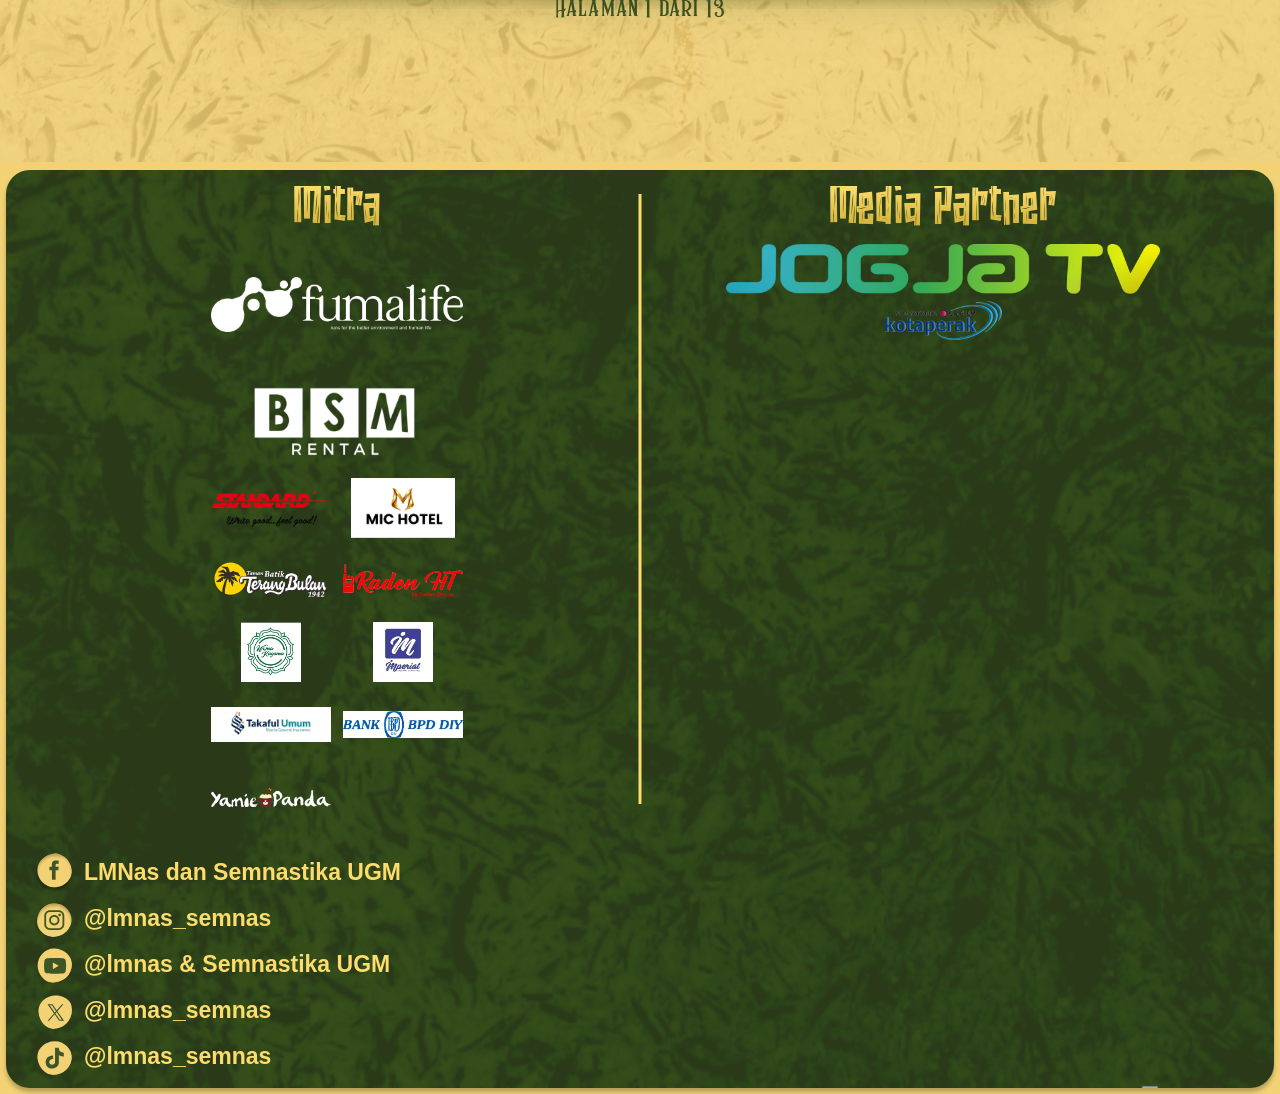
<file: buku-panduan/index.html>
<!doctype html>
<html lang="id">
  <head>
    <meta charset="utf-8" />
    <meta name="viewport" content="width=device-width, initial-scale=1" />
    <meta name="description" content="Buku Panduan LMNas 37 — ketentuan, jadwal, mekanisme, materi, penghargaan, dan narahubung lomba." />
    <meta name="theme-color" content="#3e5626" />
    <meta name="robots" content="noindex,follow" />
    <link rel="canonical" href="https://lmnas.fmipa.ugm.ac.id/bukupanduanlmnas37/" />
    <meta property="og:type" content="website" />
    <meta property="og:title" content="Buku Panduan LMNas 37" />
    <meta property="og:description" content="Buku Panduan LMNas 37 — ketentuan, jadwal, mekanisme, materi, penghargaan, dan narahubung lomba." />
    <meta property="og:url" content="https://lmnas.fmipa.ugm.ac.id/bukupanduanlmnas37/" />
    <meta property="og:image" content="https://zikzaklucu.github.io/LMNAS-37/Assets/figma/header-logo-bar.png" />
    <meta property="og:image:alt" content="Logo Universitas Gadjah Mada, HIMATIKA, LMNAS 37, dan Semnastika 18" />
    <meta name="twitter:card" content="summary_large_image" />
    <meta name="twitter:title" content="Buku Panduan LMNas 37" />
    <meta name="twitter:description" content="Buku Panduan LMNas 37 — ketentuan, jadwal, mekanisme, materi, penghargaan, dan narahubung lomba." />
    <meta name="twitter:image" content="https://zikzaklucu.github.io/LMNAS-37/Assets/figma/header-logo-bar.png" />
    <meta name="twitter:image:alt" content="Logo Universitas Gadjah Mada, HIMATIKA, LMNAS 37, dan Semnastika 18" />
    <title>Buku Panduan LMNas 37</title>
    <link rel="icon" href="../Assets/figma/nav-mark-216.png" type="image/png" />
    <link rel="stylesheet" href="style.css?v=39" />
    <link rel="stylesheet" href="../sponsor-tiers.css?v=1" />
    <script src="../navigation.js?v=4" defer></script>
    <script src="../archive-navigation.js?v=1" defer></script>
    <script src="script.js?v=4" defer></script>
  </head>
  <body>
    <a class="skip-link" href="#main-content">Lewati ke buku panduan</a>

    <header class="site-header">
      <a class="brand-mark" href="../index.html#home" aria-label="LMNAS 37">
        <img src="../Assets/figma/nav-mark-216.png" alt="" />
      </a>
      <button class="nav-toggle" type="button" aria-expanded="false" aria-controls="primary-navigation">
        <span>Menu</span>
        <span class="nav-toggle-icon" aria-hidden="true"></span>
      </button>
      <nav id="primary-navigation" aria-label="Navigasi utama">
        <a href="../index.html#home">Home</a>

        <a href="./" aria-current="page">Buku Panduan</a>
        <a href="https://drive.google.com/drive/folders/1imqxenO6Xh_K6TGj5i14sCKNBGKQ0Jho?usp=sharing" target="_blank" rel="noopener noreferrer">Silabus</a>
        <details class="nav-papers">
          <summary>Soal Tahun Lalu</summary>
          <div class="nav-papers-menu">
            <a href="../soal/36/index.html">LMNas 36</a>
            <a href="../soal/35/index.html">LMNas 35</a>
            <a href="../soal/34/index.html">LMNas 34</a>
          </div>
        </details>
        <a href="../peraturan/">Peraturan</a>
        <a href="../faq/">FAQ</a>
        <details class="nav-papers nav-archive">
          <summary>Arsip LMNas</summary>
          <div class="nav-papers-menu">
            <a href="https://lmnas.fmipa.ugm.ac.id/lmnas-36">LMNas 36</a>
            <a href="https://lmnas.fmipa.ugm.ac.id/lmnas-35">LMNas 35</a>
            <a href="https://lmnas.fmipa.ugm.ac.id/beranda-lmnas-34">LMNas 34</a>
            <a href="https://lmnas.fmipa.ugm.ac.id/beranda-lmnas-33">LMNas 33</a>
          </div>
        </details>
        <div class="nav-contact">
          <button type="button" class="nav-contact-toggle" aria-expanded="false" aria-controls="nav-contact-menu">Contact</button>
          <div id="nav-contact-menu" class="nav-contact-menu" hidden>
            <a href="https://wa.me/6285113291516" target="_blank" rel="noopener noreferrer">SMP Contact Person</a>
            <a href="https://wa.me/6285173085634" target="_blank" rel="noopener noreferrer">SMA Contact Person</a>
          </div>
        </div>
      </nav>
    </header>

    <main class="guide-page" id="main-content">
      <header class="guide-heading">
        <h1>Buku Panduan</h1>
      </header>

      <section class="reader" aria-label="Buku Panduan LMNas 37" aria-roledescription="flipbook">
        <p class="visually-hidden" id="reader-instructions">Gunakan tombol panah, tombol panah kiri dan kanan pada papan ketik, atau gestur geser untuk berpindah halaman.</p>
        <div class="reader-layout">
          <button class="reader-control reader-control--previous" type="button" data-direction="previous" aria-label="Halaman sebelumnya">
            <svg viewBox="0 0 48 48" aria-hidden="true">
              <path d="M29.5 10 15.5 24l14 14" />
            </svg>
          </button>

          <div class="page-viewport">
            <div class="book-anchor">
              <div class="book-stage" aria-label="Tampilan buku dua halaman">
                <div class="book is-closed-front" data-book></div>
              </div>
              <figure class="mobile-reader">
                <img class="mobile-page" src="assets/pages/page-01.webp" alt="Sampul Buku Panduan LMNas 37" draggable="false" />
              </figure>
              <a class="reader-zoom" href="https://drive.google.com/file/d/10vxgSd67hemwKveXq0G0r_a7N6KTRuzf/view?usp=sharing" target="_blank" rel="noopener noreferrer" aria-label="Buka Buku Panduan lengkap">
                <svg viewBox="0 0 48 48" aria-hidden="true" focusable="false">
                  <path d="M18 6H6v12M30 6h12v12M18 42H6V30M42 30v12H30" />
                </svg>
              </a>
            </div>
          </div>

          <button class="reader-control reader-control--next" type="button" data-direction="next" aria-label="Halaman berikutnya">
            <svg viewBox="0 0 48 48" aria-hidden="true">
              <path d="m18.5 10 14 14-14 14" />
            </svg>
          </button>
        </div>

        <div class="reader-meta">
          <p class="reader-status" aria-live="polite" aria-atomic="true">Halaman 1 dari 13</p>
        </div>
      </section>
    </main>

    <footer class="footer" aria-label="Media partner, mitra, dan kanal resmi">
      <div class="footer-stage">
        <img class="footer-visual" src="../Assets/figma/footer-panel-divider-home3.png" alt="" aria-hidden="true" loading="lazy" decoding="async" />
        <div class="footer-partners">
          <section class="footer-partner-group footer-partner-group--mitra">
            <h2 class="footer-heading footer-heading--partner">Mitra</h2>
            <ul class="footer-logo-list" aria-label="Mitra LMNAS 37">
              <li class="footer-logo footer-logo--standard"><img src="../Assets/sponsors/standard.png" alt="Standard" loading="lazy" decoding="async" /></li>
              <li class="footer-logo footer-logo--bsm"><img src="../Assets/sponsors/bsm-rental-figma.png" alt="BSM Rental" loading="lazy" decoding="async" /></li>
              <li class="footer-logo footer-logo--mic"><img src="../Assets/sponsors/mic-hotel.png" alt="MIC Hotel" loading="lazy" decoding="async" /></li>
              <li class="footer-logo footer-logo--taman-batik"><img src="../Assets/sponsors/taman-batik-terang-bulan.png" alt="Taman Batik Terang Bulan" loading="lazy" decoding="async" /></li>
              <li class="footer-logo footer-logo--raden"><img src="../Assets/sponsors/raden-ht.png" alt="Raden HT" loading="lazy" decoding="async" /></li>
              <li class="footer-logo footer-logo--wisma"><img src="../Assets/sponsors/wisma-kagama.png" alt="Wisma Kagama" loading="lazy" decoding="async" /></li>
              <li class="footer-logo footer-logo--imperial"><img src="../Assets/sponsors/imperial-digital-printing-figma.png" alt="Imperial Digital Printing" loading="lazy" decoding="async" /></li>
              <li class="footer-logo footer-logo--takaful"><img src="../Assets/sponsors/takaful-umum-figma.png" alt="Takaful Umum" loading="lazy" decoding="async" /></li>
              <li class="footer-logo footer-logo--fumalife"><img src="../Assets/sponsors/manulife-figma.png" alt="Fumalife" loading="lazy" decoding="async" /></li>
              <li class="footer-logo footer-logo--bpd-diy"><img src="../Assets/sponsors/bank-bpd-diy.png" alt="Bank BPD DIY" loading="lazy" decoding="async" /></li>
              <li class="footer-logo footer-logo--yamie-panda"><img src="../Assets/sponsors/yamie-panda.png" alt="Yamie Panda" loading="lazy" decoding="async" /></li>
            </ul>
          </section>
          <section class="footer-partner-group footer-partner-group--media">
            <h2 class="footer-heading footer-heading--media">Media Partner</h2>
            <ul class="footer-logo-list" aria-label="Media partner LMNAS 37">
              <li class="footer-logo footer-logo--jogja-tv"><img src="../Assets/partners/jogja-tv.png" alt="Jogja TV" loading="lazy" decoding="async" /></li>
              <li class="footer-logo footer-logo--kotaperak"><img src="../Assets/partners/kotaperak-figma.png" alt="Kotaperak 94.6 FM" loading="lazy" decoding="async" /></li>
            </ul>
          </section>
        </div>
        <div class="footer-socials" aria-label="Kanal resmi LMNAS dan Semnastika UGM">
          <img class="footer-socials-art" src="../Assets/figma/footer-socials-home3.svg" alt="" aria-hidden="true" loading="lazy" decoding="async" />
          <a href="https://www.facebook.com/lombamatematika/" class="footer-social footer-social--facebook" target="_blank" rel="noopener noreferrer" aria-label="Facebook LMNas dan Semnastika UGM"><span>LMNas dan Semnastika UGM</span></a>
          <a href="https://www.instagram.com/lmnas_semnas/" class="footer-social footer-social--instagram" target="_blank" rel="noopener noreferrer" aria-label="Instagram LMNas dan Semnastika UGM"><span>@lmnas_semnas</span></a>
          <a href="https://www.youtube.com/@lmnas_semnas" class="footer-social footer-social--youtube" target="_blank" rel="noopener noreferrer" aria-label="YouTube LMNas dan Semnastika UGM"><span>@lmnas &amp; Semnastika UGM</span></a>
          <a href="https://x.com/lmnas_semnas" class="footer-social footer-social--x" target="_blank" rel="noopener noreferrer" aria-label="X LMNas dan Semnastika UGM"><span>@lmnas_semnas</span></a>
          <a href="https://www.tiktok.com/@lmnas_semnas" class="footer-social footer-social--tiktok" target="_blank" rel="noopener noreferrer" aria-label="TikTok LMNas dan Semnastika UGM"><span>@lmnas_semnas</span></a>
        </div>
      </div>
    </footer>
  </body>
</html>
</file>
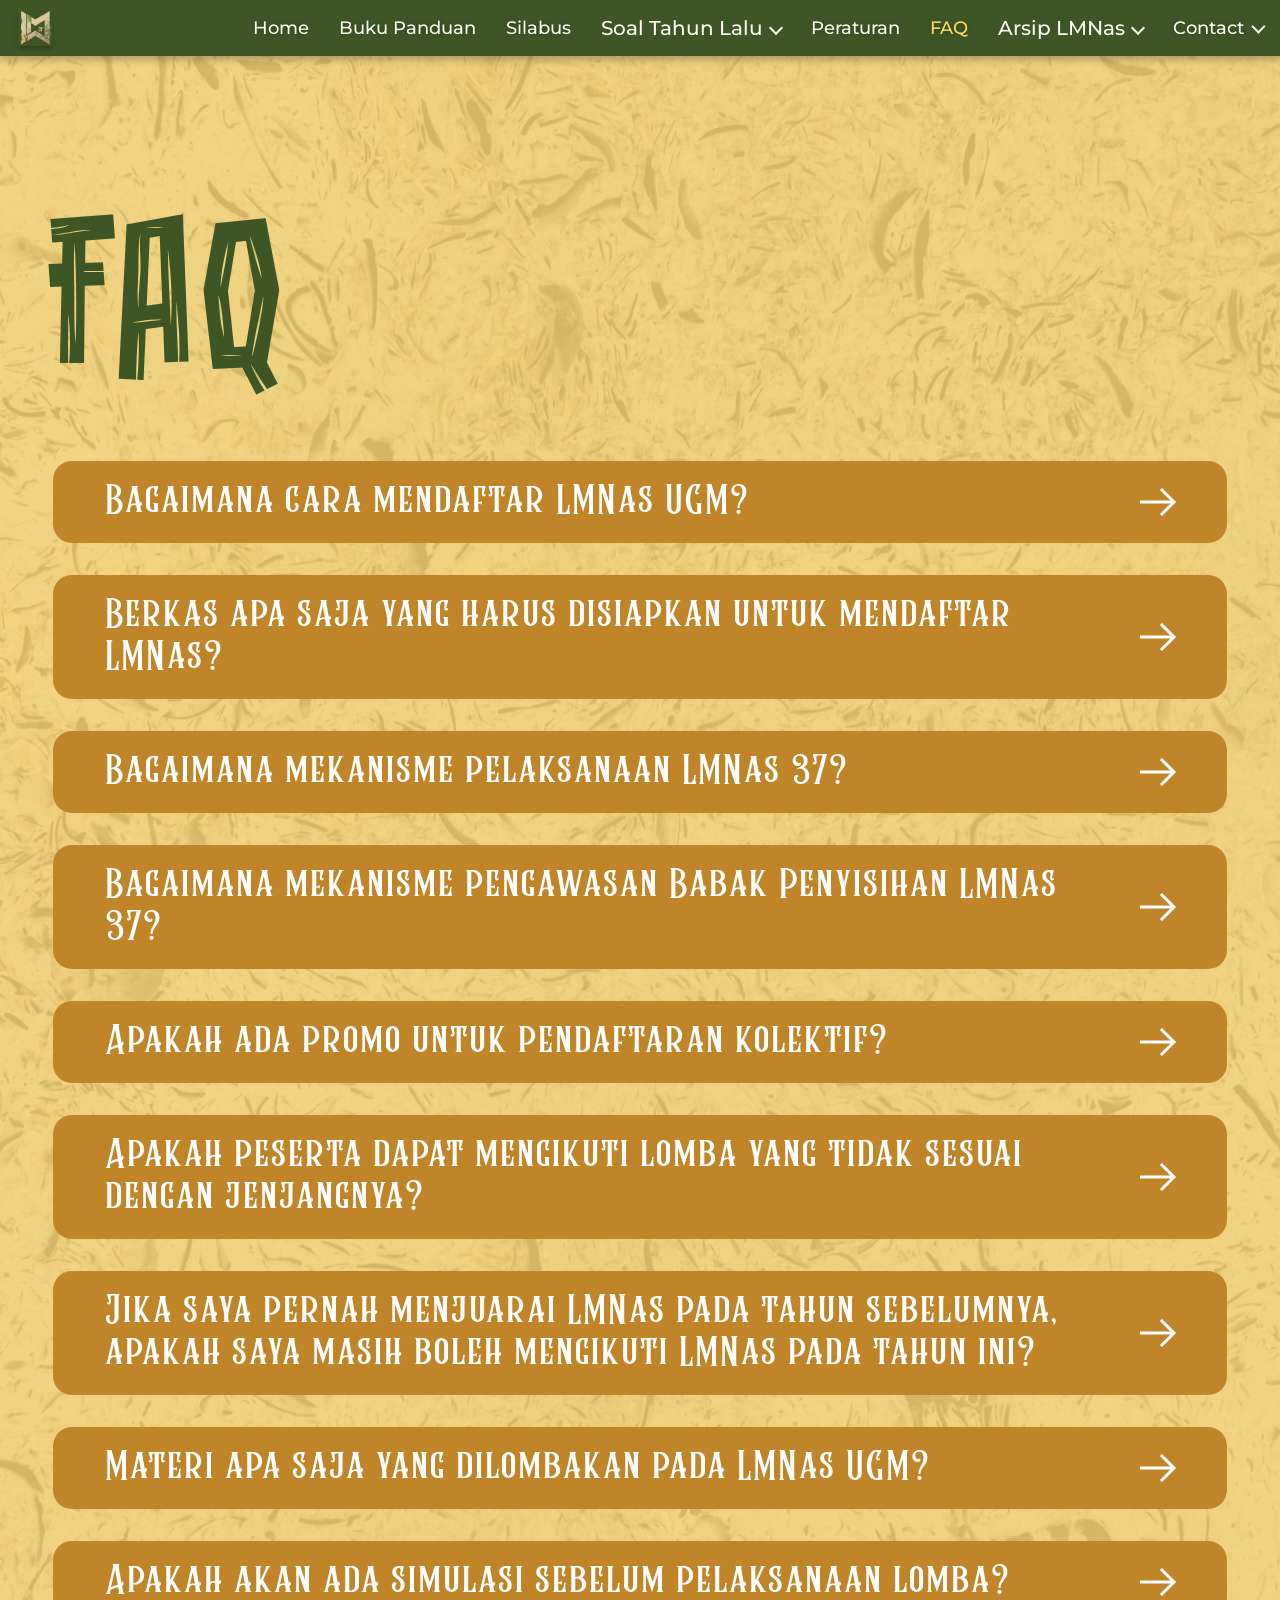
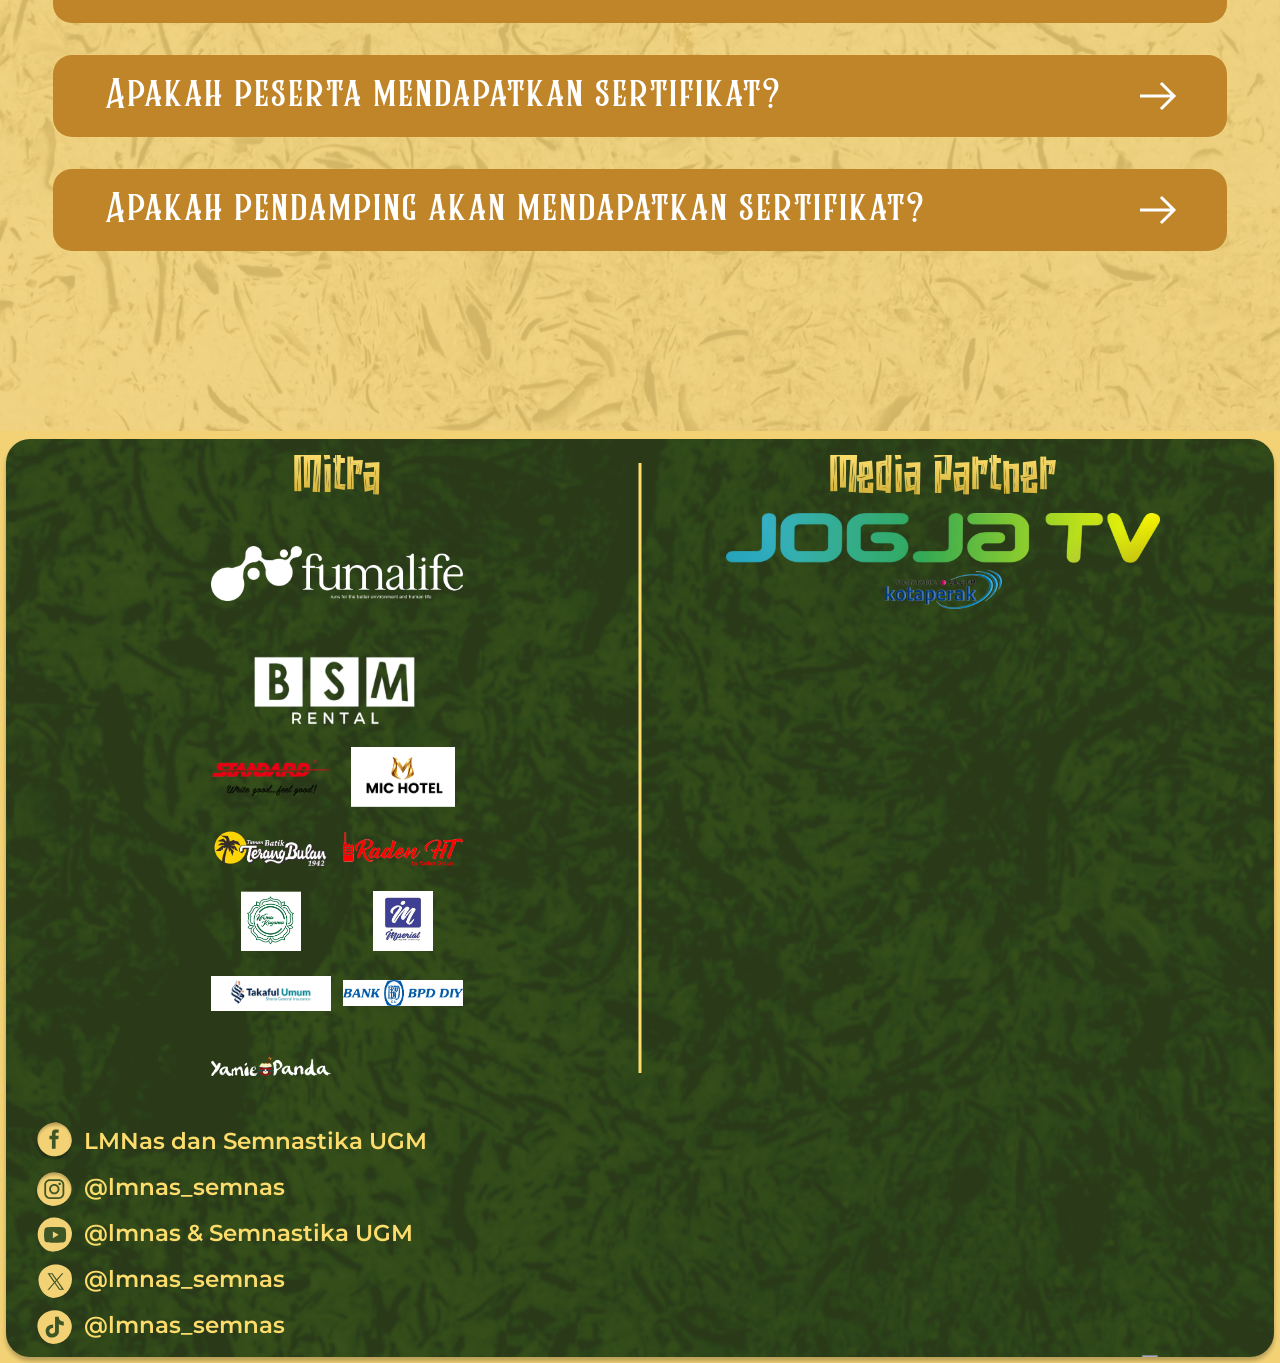
<file: faq/index.html>
<!doctype html>
<html lang="id">
  <head>
    <meta charset="utf-8" />
    <meta name="viewport" content="width=device-width, initial-scale=1" />
    <meta name="description" content="Pertanyaan yang sering diajukan tentang LMNAS 37." />
    <meta name="theme-color" content="#3e5626" />
    <meta name="robots" content="noindex,follow" />
    <link rel="canonical" href="https://lmnas.fmipa.ugm.ac.id/faq-lmnas-37/" />
    <meta property="og:type" content="website" />
    <meta property="og:title" content="FAQ | LMNas 37" />
    <meta property="og:description" content="Pertanyaan yang sering diajukan tentang LMNAS 37." />
    <meta property="og:url" content="https://lmnas.fmipa.ugm.ac.id/faq-lmnas-37/" />
    <meta property="og:image" content="https://zikzaklucu.github.io/LMNAS-37/Assets/figma/header-logo-bar.png" />
    <meta property="og:image:alt" content="Logo Universitas Gadjah Mada, HIMATIKA, LMNAS 37, dan Semnastika 18" />
    <meta name="twitter:card" content="summary_large_image" />
    <meta name="twitter:title" content="FAQ | LMNas 37" />
    <meta name="twitter:description" content="Pertanyaan yang sering diajukan tentang LMNAS 37." />
    <meta name="twitter:image" content="https://zikzaklucu.github.io/LMNAS-37/Assets/figma/header-logo-bar.png" />
    <meta name="twitter:image:alt" content="Logo Universitas Gadjah Mada, HIMATIKA, LMNAS 37, dan Semnastika 18" />
    <title>FAQ | LMNAS 37</title>
    <link rel="icon" href="../Assets/figma/nav-mark-216.png" type="image/png" />
    <link rel="preconnect" href="https://fonts.googleapis.com" />
    <link rel="preconnect" href="https://fonts.gstatic.com" crossorigin />
    <link href="https://fonts.googleapis.com/css2?family=Montserrat:wght@500;600;700&amp;display=swap" rel="stylesheet" />
    <link rel="stylesheet" href="../style.css?v=182" />
    <link rel="stylesheet" href="faq.css?v=9" />
    <link rel="stylesheet" href="../sponsor-tiers.css?v=1" />
    <script src="../navigation.js?v=4" defer></script>
    <script src="../archive-navigation.js?v=1" defer></script>
    <script src="faq.js?v=6" defer></script>
  </head>
  <body class="faq-page">
    <a class="skip-link" href="#main-content">Lewati ke daftar pertanyaan</a>

    <header class="site-header">
      <a class="brand-mark" href="../#home" aria-label="LMNAS 37 — halaman utama">
        <img src="../Assets/figma/nav-mark-216.png" alt="" />
      </a>
      <button class="nav-toggle" type="button" aria-expanded="false" aria-controls="primary-navigation">
        <span>Menu</span>
        <span class="nav-toggle-icon" aria-hidden="true"></span>
      </button>
      <nav id="primary-navigation" aria-label="Navigasi utama">
        <a href="../#home">Home</a>

        <a href="../buku-panduan/">Buku Panduan</a>
        <a href="https://drive.google.com/drive/folders/1imqxenO6Xh_K6TGj5i14sCKNBGKQ0Jho?usp=sharing" target="_blank" rel="noopener noreferrer">Silabus</a>
        <details class="nav-papers">
          <summary>Soal Tahun Lalu</summary>
          <div class="nav-papers-menu">
            <a href="../soal/36/index.html">LMNas 36</a>
            <a href="../soal/35/index.html">LMNas 35</a>
            <a href="../soal/34/index.html">LMNas 34</a>
          </div>
        </details>
        <a href="../peraturan/">Peraturan</a>
        <a href="./" aria-current="page">FAQ</a>
        <details class="nav-papers nav-archive">
          <summary>Arsip LMNas</summary>
          <div class="nav-papers-menu">
            <a href="https://lmnas.fmipa.ugm.ac.id/lmnas-36">LMNas 36</a>
            <a href="https://lmnas.fmipa.ugm.ac.id/lmnas-35">LMNas 35</a>
            <a href="https://lmnas.fmipa.ugm.ac.id/beranda-lmnas-34">LMNas 34</a>
            <a href="https://lmnas.fmipa.ugm.ac.id/beranda-lmnas-33">LMNas 33</a>
          </div>
        </details>
        <div class="nav-contact">
          <button type="button" class="nav-contact-toggle" aria-expanded="false" aria-controls="nav-contact-menu">Contact</button>
          <div id="nav-contact-menu" class="nav-contact-menu" hidden>
            <a href="https://wa.me/6285113291516" target="_blank" rel="noopener noreferrer">SMP Contact Person</a>
            <a href="https://wa.me/6285173085634" target="_blank" rel="noopener noreferrer">SMA Contact Person</a>
          </div>
        </div>
      </nav>
    </header>

    <main class="faq-main" id="main-content">
      <div class="faq-inner">
        <h1>FAQ</h1>

        <div class="faq-list">
          <article class="faq-card">
            <button class="faq-toggle" type="button" aria-expanded="false" aria-controls="faq-answer-1"><span>Bagaimana cara mendaftar LMNas UGM?</span><svg class="faq-arrow" viewBox="0 0 32 40" aria-hidden="true"><path d="M16 1v32M4 22l12 12 12-12" /></svg></button>
            <div class="faq-answer" id="faq-answer-1" aria-hidden="true" inert><div class="faq-answer-inner"><div class="faq-answer-panel"><p class="faq-answer-content">Peserta dapat melakukan pendaftaran melalui situs <a href="https://pendaftaran.lmnas-ugm.com" target="_blank" rel="noopener noreferrer">pendaftaran.lmnas-ugm.com</a>.</p></div></div></div>
          </article>

          <article class="faq-card">
            <button class="faq-toggle" type="button" aria-expanded="false" aria-controls="faq-answer-2"><span>Berkas apa saja yang harus disiapkan untuk mendaftar LMNas?</span><svg class="faq-arrow" viewBox="0 0 32 40" aria-hidden="true"><path d="M16 1v32M4 22l12 12 12-12" /></svg></button>
            <div class="faq-answer" id="faq-answer-2" aria-hidden="true" inert><div class="faq-answer-inner"><div class="faq-answer-panel"><p class="faq-answer-content">Untuk mendaftar LMNas perlu dipersiapkan kartu pelajar atau surat keterangan yang membuktikan bahwa peserta merupakan pelajar dari sekolah tersebut.</p></div></div></div>
          </article>

          <article class="faq-card">
            <button class="faq-toggle" type="button" aria-expanded="false" aria-controls="faq-answer-3"><span>Bagaimana mekanisme pelaksanaan LMNas 37?</span><svg class="faq-arrow" viewBox="0 0 32 40" aria-hidden="true"><path d="M16 1v32M4 22l12 12 12-12" /></svg></button>
            <div class="faq-answer" id="faq-answer-3" aria-hidden="true" inert><div class="faq-answer-inner"><div class="faq-answer-panel"><p class="faq-answer-content">LMNas 37 UGM terdiri dari empat babak, yaitu Babak Penyisihan, Semifinal, Final, dan Grand Final. Babak Penyisihan akan dilaksanakan secara daring melalui platform yang disediakan panitia. Babak Semifinal sampai Babak Grand Final akan dilaksanakan secara luring di FMIPA UGM.</p></div></div></div>
          </article>

          <article class="faq-card">
            <button class="faq-toggle" type="button" aria-expanded="false" aria-controls="faq-answer-4"><span>Bagaimana mekanisme pengawasan Babak Penyisihan LMNas 37?</span><svg class="faq-arrow" viewBox="0 0 32 40" aria-hidden="true"><path d="M16 1v32M4 22l12 12 12-12" /></svg></button>
            <div class="faq-answer" id="faq-answer-4" aria-hidden="true" inert><div class="faq-answer-inner"><div class="faq-answer-panel"><p class="faq-answer-content">Pengawasan dilakukan melalui platform Zoom yang detailnya bisa dilihat pada <a href="../peraturan/">halaman peraturan Babak Penyisihan</a>.</p></div></div></div>
          </article>

          <article class="faq-card">
            <button class="faq-toggle" type="button" aria-expanded="false" aria-controls="faq-answer-5"><span>Apakah ada promo untuk pendaftaran kolektif?</span><svg class="faq-arrow" viewBox="0 0 32 40" aria-hidden="true"><path d="M16 1v32M4 22l12 12 12-12" /></svg></button>
            <div class="faq-answer" id="faq-answer-5" aria-hidden="true" inert><div class="faq-answer-inner"><div class="faq-answer-panel"><p class="faq-answer-content">Terdapat promo untuk pendaftaran kolektif. Jika terdapat enam peserta dengan asal sekolah yang sama dan menggunakan satu akun, maka pendaftar hanya perlu membayar untuk lima orang dan berlaku kelipatan.</p></div></div></div>
          </article>

          <article class="faq-card">
            <button class="faq-toggle" type="button" aria-expanded="false" aria-controls="faq-answer-6"><span>Apakah peserta dapat mengikuti lomba yang tidak sesuai dengan jenjangnya?</span><svg class="faq-arrow" viewBox="0 0 32 40" aria-hidden="true"><path d="M16 1v32M4 22l12 12 12-12" /></svg></button>
            <div class="faq-answer" id="faq-answer-6" aria-hidden="true" inert><div class="faq-answer-inner"><div class="faq-answer-panel"><p class="faq-answer-content">Peserta dapat mengikuti lomba pada jenjang yang ditempuh atau satu tingkat di atasnya. Sebagai contoh, siswa SMP dan sederajat dapat mengikuti LMNas untuk jenjang SMA.</p></div></div></div>
          </article>

          <article class="faq-card">
            <button class="faq-toggle" type="button" aria-expanded="false" aria-controls="faq-answer-7"><span>Jika saya pernah menjuarai LMNas pada tahun sebelumnya, apakah saya masih boleh mengikuti LMNas pada tahun ini?</span><svg class="faq-arrow" viewBox="0 0 32 40" aria-hidden="true"><path d="M16 1v32M4 22l12 12 12-12" /></svg></button>
            <div class="faq-answer" id="faq-answer-7" aria-hidden="true" inert><div class="faq-answer-inner"><div class="faq-answer-panel"><p class="faq-answer-content">Peserta yang pernah meraih juara satu tidak diperbolehkan mengikuti LMNas pada jenjang yang sama, tetapi dapat mengikuti pada jenjang yang lebih tinggi. Peserta dengan peringkat selain juara satu dapat mengikuti kembali LMNas pada jenjang yang sama.</p></div></div></div>
          </article>

          <article class="faq-card">
            <button class="faq-toggle" type="button" aria-expanded="false" aria-controls="faq-answer-8"><span>Materi apa saja yang dilombakan pada LMNas UGM?</span><svg class="faq-arrow" viewBox="0 0 32 40" aria-hidden="true"><path d="M16 1v32M4 22l12 12 12-12" /></svg></button>
            <div class="faq-answer" id="faq-answer-8" aria-hidden="true" inert><div class="faq-answer-inner"><div class="faq-answer-panel"><p class="faq-answer-content">Secara garis besar, materi yang dilombakan pada LMNas UGM meliputi Aljabar, Geometri, Kombinatorika, dan Teori Bilangan. Materi lomba lebih lanjut dapat dilihat pada <a href="https://drive.google.com/drive/folders/1imqxenO6Xh_K6TGj5i14sCKNBGKQ0Jho?usp=sharing" target="_blank" rel="noopener noreferrer">silabus LMNas UGM</a>.</p></div></div></div>
          </article>

          <article class="faq-card">
            <button class="faq-toggle" type="button" aria-expanded="false" aria-controls="faq-answer-9"><span>Apakah akan ada simulasi sebelum pelaksanaan lomba?</span><svg class="faq-arrow" viewBox="0 0 32 40" aria-hidden="true"><path d="M16 1v32M4 22l12 12 12-12" /></svg></button>
            <div class="faq-answer" id="faq-answer-9" aria-hidden="true" inert><div class="faq-answer-inner"><div class="faq-answer-panel"><p class="faq-answer-content">Ya, sebelum pelaksanaan babak penyisihan terdapat simulasi untuk memperkenalkan peserta dengan platform yang akan digunakan nantinya, baik platform ujian maupun platform pengawasan. Apabila peserta tidak dapat mengikuti simulasi, hal tersebut tidak akan memengaruhi penilaian. Tata cara mengikuti ujian akan dibagikan melalui grup Telegram dan media sosial LMNas.</p></div></div></div>
          </article>

          <article class="faq-card">
            <button class="faq-toggle" type="button" aria-expanded="false" aria-controls="faq-answer-10"><span>Apakah peserta mendapatkan sertifikat?</span><svg class="faq-arrow" viewBox="0 0 32 40" aria-hidden="true"><path d="M16 1v32M4 22l12 12 12-12" /></svg></button>
            <div class="faq-answer" id="faq-answer-10" aria-hidden="true" inert><div class="faq-answer-inner"><div class="faq-answer-panel"><p class="faq-answer-content">Ya, setiap peserta yang mengikuti LMNas akan mendapatkan sertifikat peserta sampai babak terakhir yang diikuti.</p></div></div></div>
          </article>

          <article class="faq-card">
            <button class="faq-toggle" type="button" aria-expanded="false" aria-controls="faq-answer-11"><span>Apakah pendamping akan mendapatkan sertifikat?</span><svg class="faq-arrow" viewBox="0 0 32 40" aria-hidden="true"><path d="M16 1v32M4 22l12 12 12-12" /></svg></button>
            <div class="faq-answer" id="faq-answer-11" aria-hidden="true" inert><div class="faq-answer-inner"><div class="faq-answer-panel"><p class="faq-answer-content">Pendamping yang mendapatkan sertifikat adalah pendamping yang mengirimkan minimal 10 peserta.</p></div></div></div>
          </article>
        </div>
      </div>
    </main>

    <footer class="footer" aria-label="Media partner, mitra, dan kanal resmi">
      <div class="footer-stage">
        <img class="footer-visual" src="../Assets/figma/footer-panel-divider-home3.png" alt="" aria-hidden="true" loading="lazy" decoding="async" />
        <div class="footer-partners">
          <section class="footer-partner-group footer-partner-group--mitra">
            <h2 class="footer-heading footer-heading--partner">Mitra</h2>
            <ul class="footer-logo-list" aria-label="Mitra LMNAS 37">
              <li class="footer-logo footer-logo--standard"><img src="../Assets/sponsors/standard.png" alt="Standard" loading="lazy" decoding="async" /></li>
              <li class="footer-logo footer-logo--bsm"><img src="../Assets/sponsors/bsm-rental-figma.png" alt="BSM Rental" loading="lazy" decoding="async" /></li>
              <li class="footer-logo footer-logo--mic"><img src="../Assets/sponsors/mic-hotel.png" alt="MIC Hotel" loading="lazy" decoding="async" /></li>
              <li class="footer-logo footer-logo--taman-batik"><img src="../Assets/sponsors/taman-batik-terang-bulan.png" alt="Taman Batik Terang Bulan" loading="lazy" decoding="async" /></li>
              <li class="footer-logo footer-logo--raden"><img src="../Assets/sponsors/raden-ht.png" alt="Raden HT" loading="lazy" decoding="async" /></li>
              <li class="footer-logo footer-logo--wisma"><img src="../Assets/sponsors/wisma-kagama.png" alt="Wisma Kagama" loading="lazy" decoding="async" /></li>
              <li class="footer-logo footer-logo--imperial"><img src="../Assets/sponsors/imperial-digital-printing-figma.png" alt="Imperial Digital Printing" loading="lazy" decoding="async" /></li>
              <li class="footer-logo footer-logo--takaful"><img src="../Assets/sponsors/takaful-umum-figma.png" alt="Takaful Umum" loading="lazy" decoding="async" /></li>
              <li class="footer-logo footer-logo--fumalife"><img src="../Assets/sponsors/manulife-figma.png" alt="Fumalife" loading="lazy" decoding="async" /></li>
              <li class="footer-logo footer-logo--bpd-diy"><img src="../Assets/sponsors/bank-bpd-diy.png" alt="Bank BPD DIY" loading="lazy" decoding="async" /></li>
              <li class="footer-logo footer-logo--yamie-panda"><img src="../Assets/sponsors/yamie-panda.png" alt="Yamie Panda" loading="lazy" decoding="async" /></li>
            </ul>
          </section>
          <section class="footer-partner-group footer-partner-group--media">
            <h2 class="footer-heading footer-heading--media">Media Partner</h2>
            <ul class="footer-logo-list" aria-label="Media partner LMNAS 37">
              <li class="footer-logo footer-logo--jogja-tv"><img src="../Assets/partners/jogja-tv.png" alt="Jogja TV" loading="lazy" decoding="async" /></li>
              <li class="footer-logo footer-logo--kotaperak"><img src="../Assets/partners/kotaperak-figma.png" alt="Kotaperak 94.6 FM" loading="lazy" decoding="async" /></li>
            </ul>
          </section>
        </div>
        <div class="footer-socials" aria-label="Kanal resmi LMNAS dan Semnastika UGM">
          <img class="footer-socials-art" src="../Assets/figma/footer-socials-home3.svg" alt="" aria-hidden="true" loading="lazy" decoding="async" />
          <a href="https://www.facebook.com/lombamatematika/" class="footer-social footer-social--facebook" target="_blank" rel="noopener noreferrer" aria-label="Facebook LMNas dan Semnastika UGM"><span>LMNas dan Semnastika UGM</span></a>
          <a href="https://www.instagram.com/lmnas_semnas/" class="footer-social footer-social--instagram" target="_blank" rel="noopener noreferrer" aria-label="Instagram LMNas dan Semnastika UGM"><span>@lmnas_semnas</span></a>
          <a href="https://www.youtube.com/@lmnas_semnas" class="footer-social footer-social--youtube" target="_blank" rel="noopener noreferrer" aria-label="YouTube LMNas dan Semnastika UGM"><span>@lmnas &amp; Semnastika UGM</span></a>
          <a href="https://x.com/lmnas_semnas" class="footer-social footer-social--x" target="_blank" rel="noopener noreferrer" aria-label="X LMNas dan Semnastika UGM"><span>@lmnas_semnas</span></a>
          <a href="https://www.tiktok.com/@lmnas_semnas" class="footer-social footer-social--tiktok" target="_blank" rel="noopener noreferrer" aria-label="TikTok LMNas dan Semnastika UGM"><span>@lmnas_semnas</span></a>
        </div>
      </div>
    </footer>
  </body>
</html>
</file>
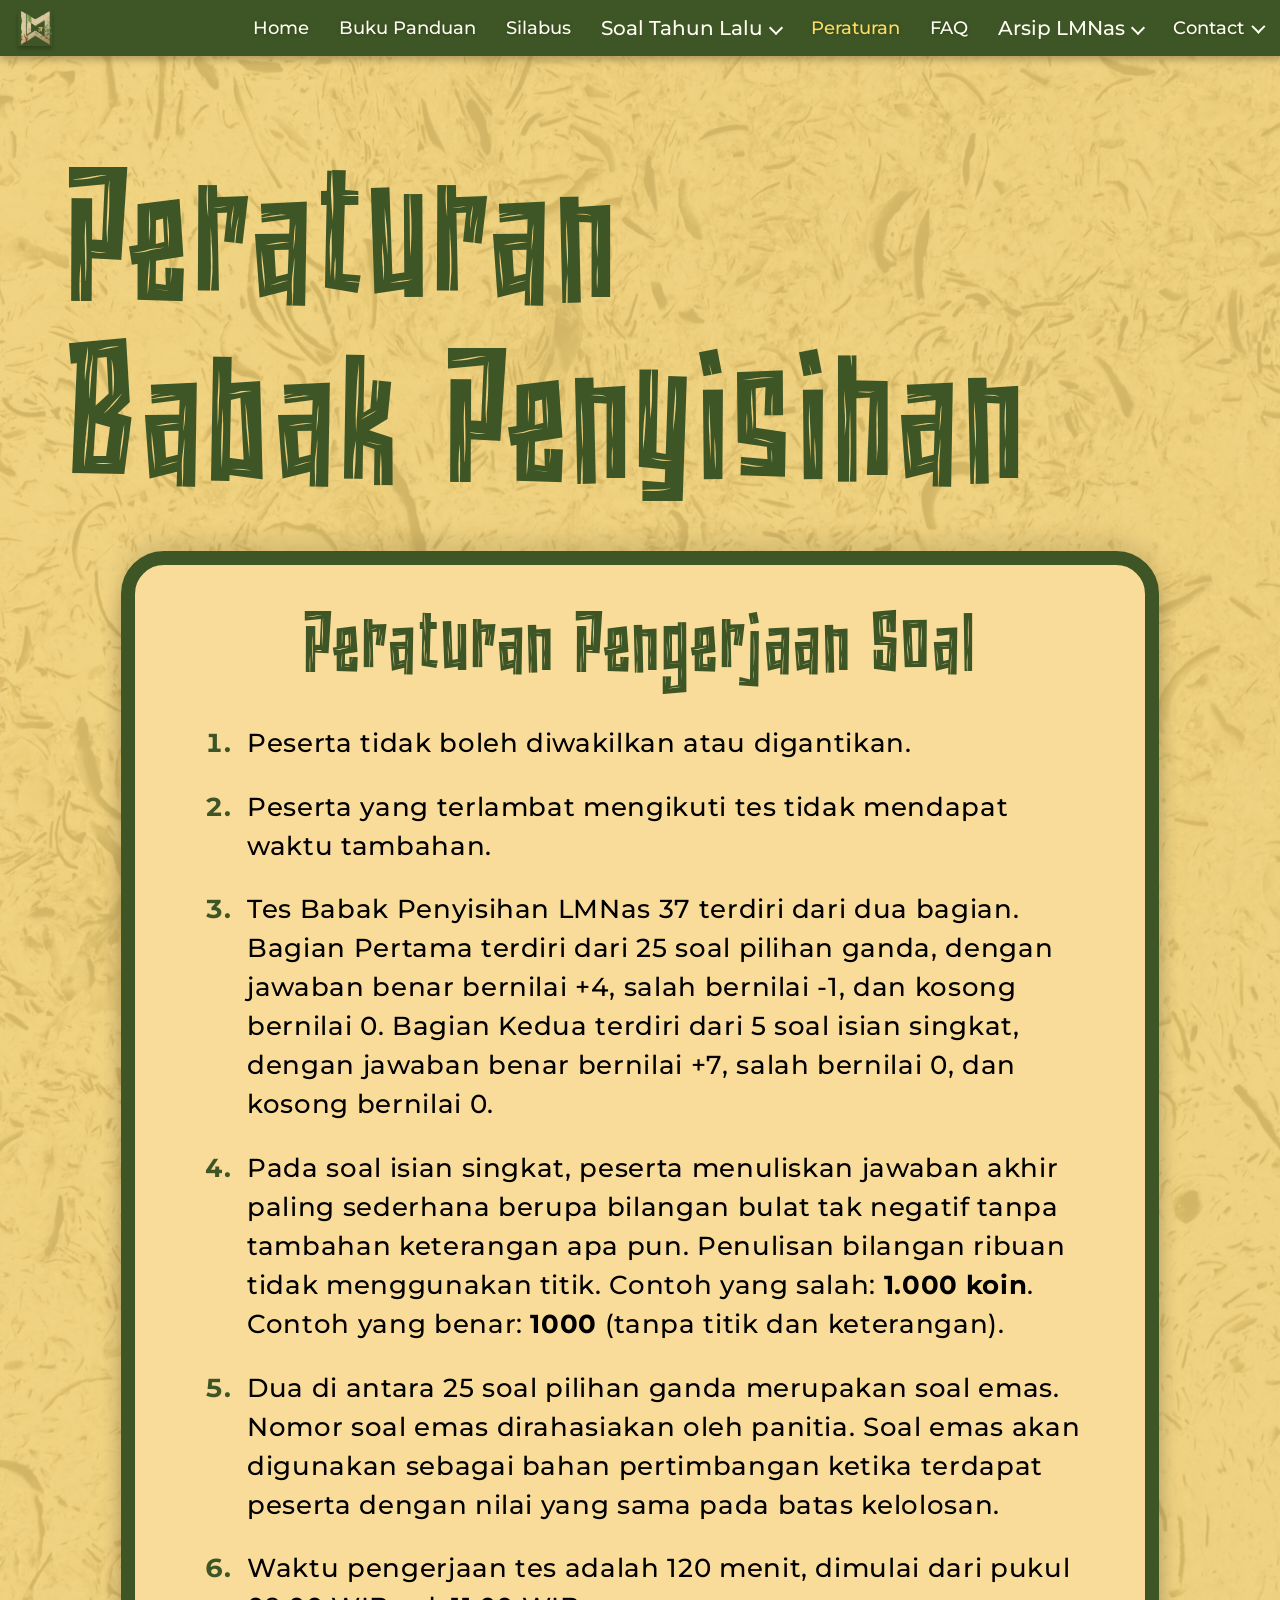
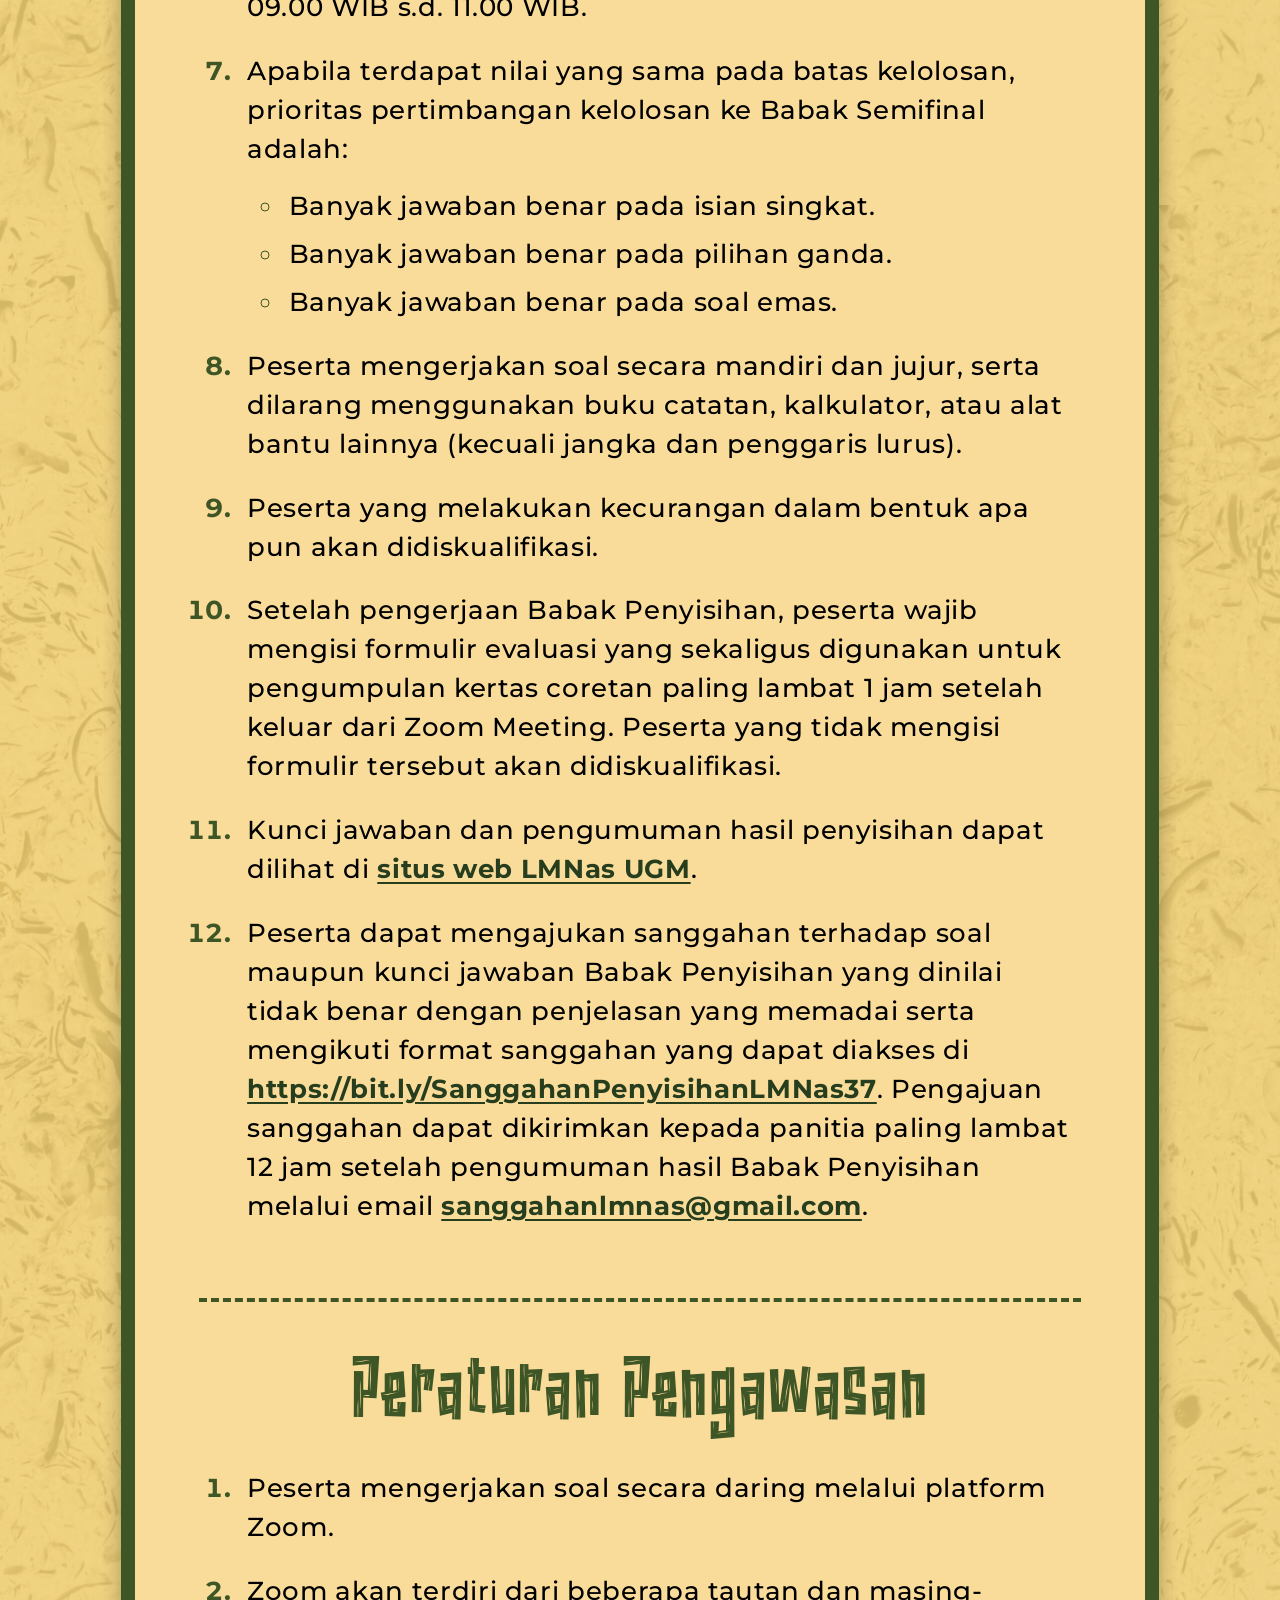
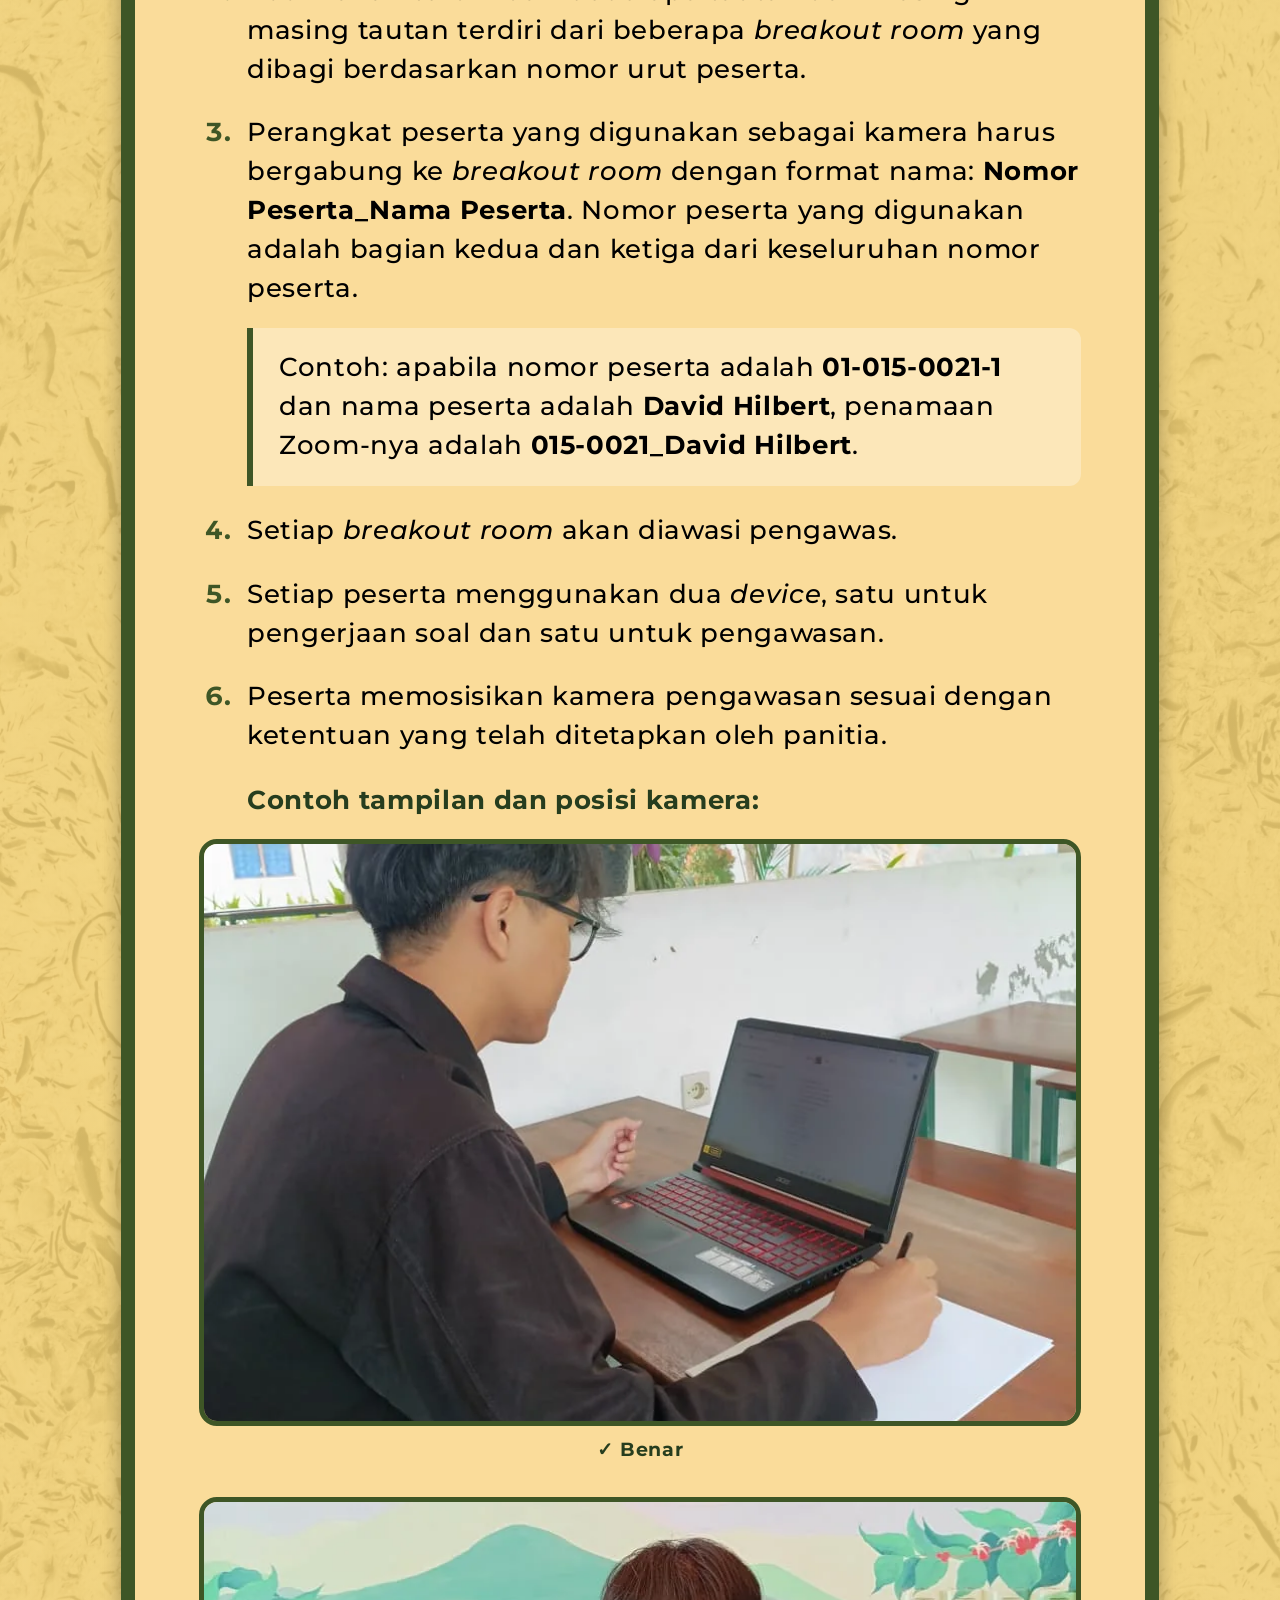
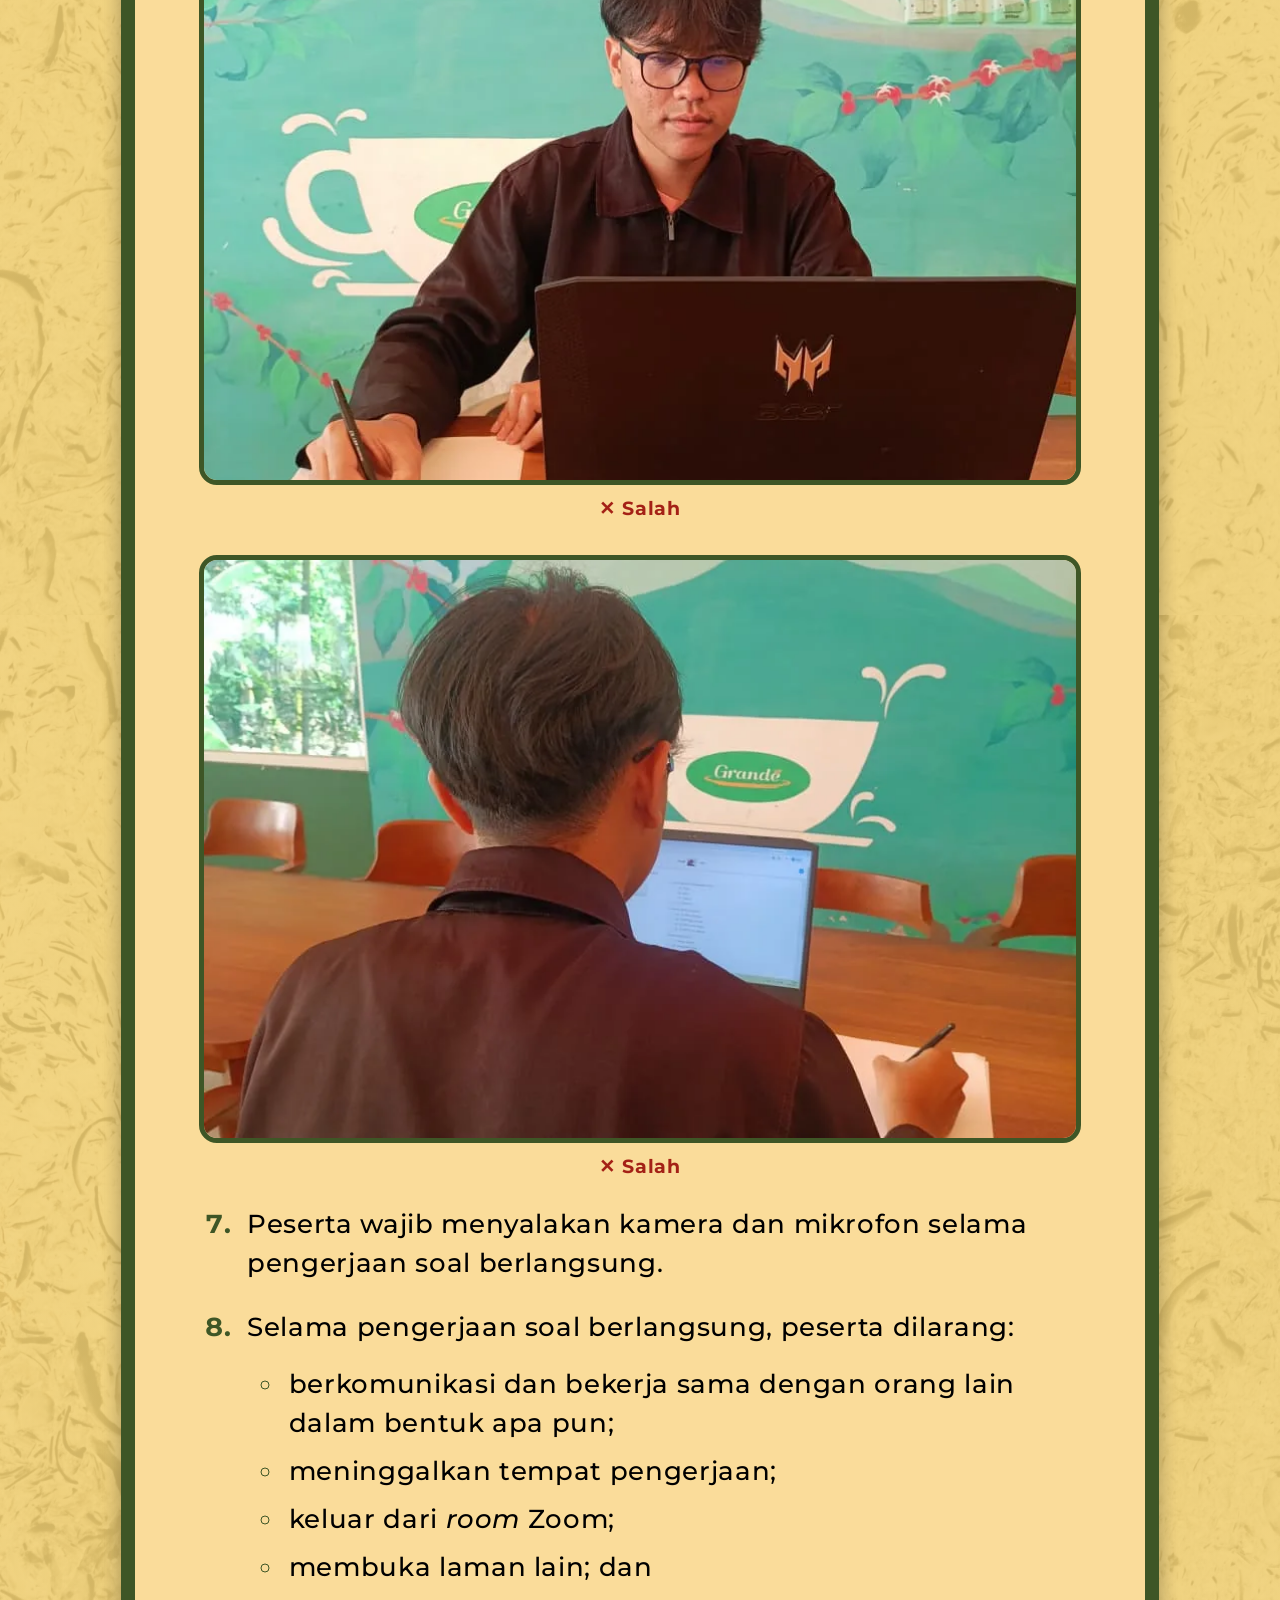
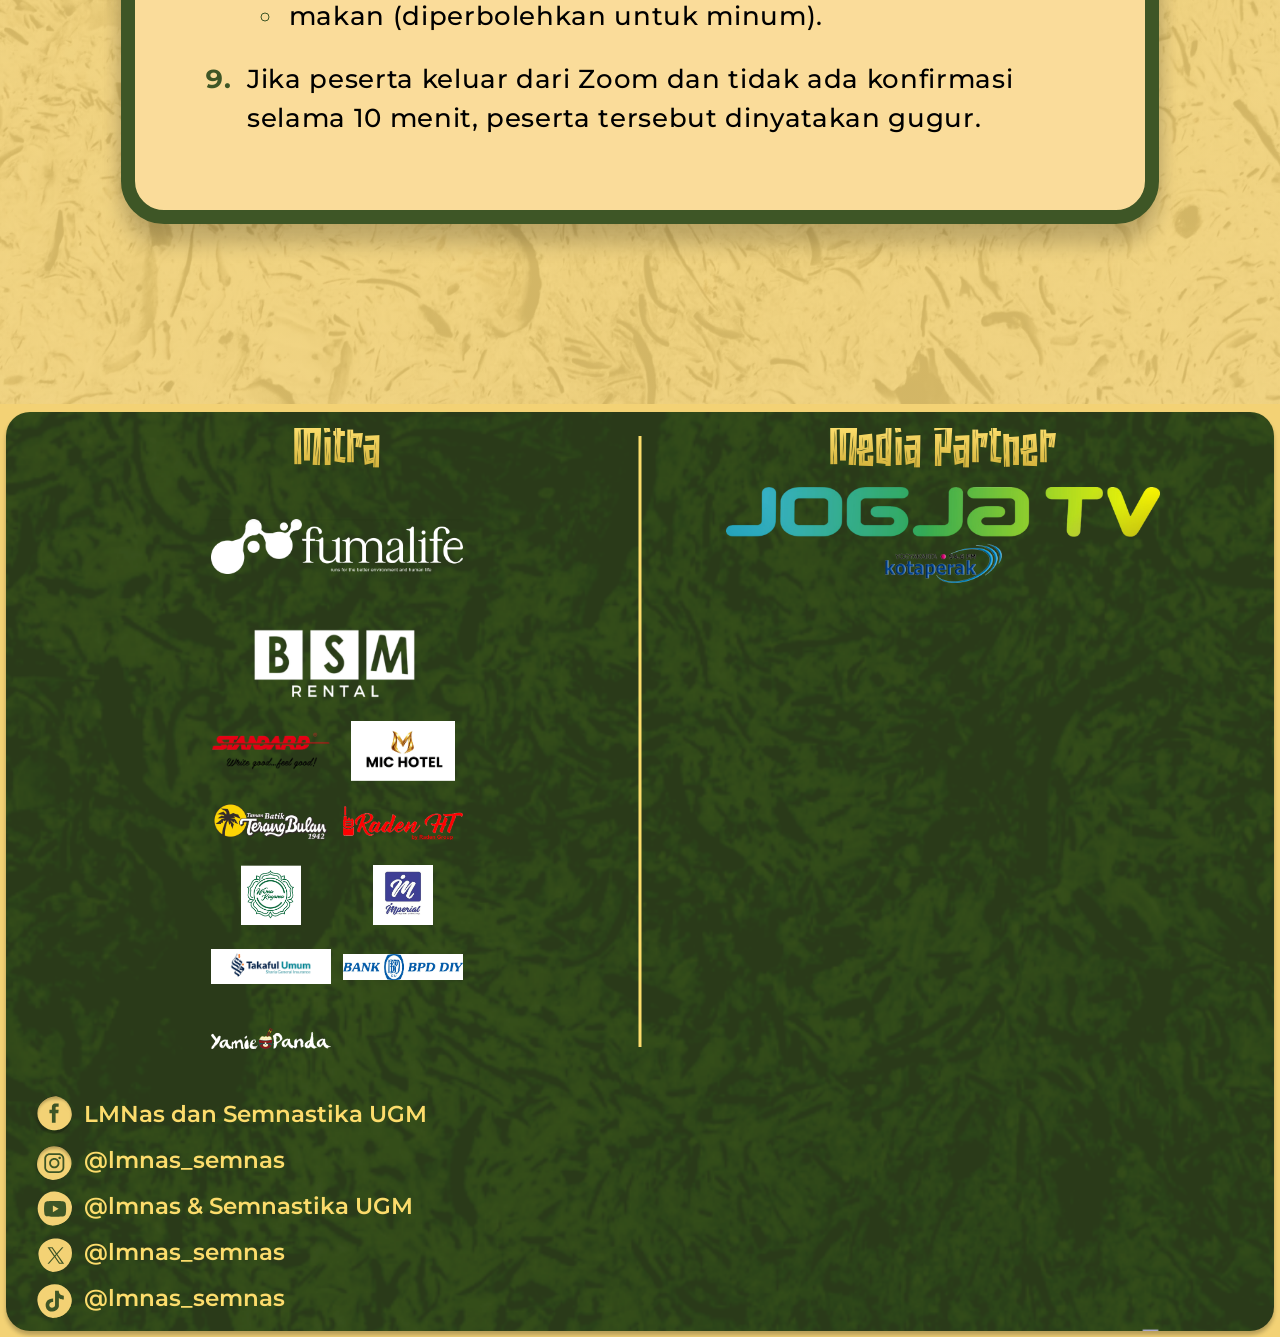
<file: peraturan/index.html>
<!doctype html>
<html lang="id">
  <head>
    <meta charset="utf-8" />
    <meta name="viewport" content="width=device-width, initial-scale=1" />
    <meta name="description" content="Peraturan Babak Penyisihan LMNAS 37." />
    <meta name="theme-color" content="#3e5626" />
    <meta name="robots" content="noindex,follow" />
    <link rel="canonical" href="https://lmnas.fmipa.ugm.ac.id/peraturan-lmnas-37/" />
    <meta property="og:type" content="website" />
    <meta property="og:title" content="Peraturan Babak Penyisihan | LMNas 37" />
    <meta property="og:description" content="Peraturan Babak Penyisihan LMNAS 37." />
    <meta property="og:url" content="https://lmnas.fmipa.ugm.ac.id/peraturan-lmnas-37/" />
    <meta property="og:image" content="https://zikzaklucu.github.io/LMNAS-37/Assets/figma/header-logo-bar.png" />
    <meta property="og:image:alt" content="Logo Universitas Gadjah Mada, HIMATIKA, LMNAS 37, dan Semnastika 18" />
    <meta name="twitter:card" content="summary_large_image" />
    <meta name="twitter:title" content="Peraturan Babak Penyisihan | LMNas 37" />
    <meta name="twitter:description" content="Peraturan Babak Penyisihan LMNAS 37." />
    <meta name="twitter:image" content="https://zikzaklucu.github.io/LMNAS-37/Assets/figma/header-logo-bar.png" />
    <meta name="twitter:image:alt" content="Logo Universitas Gadjah Mada, HIMATIKA, LMNAS 37, dan Semnastika 18" />
    <title>Peraturan Babak Penyisihan | LMNAS 37</title>
    <link rel="icon" href="../Assets/figma/nav-mark-216.png" type="image/png" />
    <link rel="preconnect" href="https://fonts.googleapis.com" />
    <link rel="preconnect" href="https://fonts.gstatic.com" crossorigin />
    <link href="https://fonts.googleapis.com/css2?family=Montserrat:wght@500;600;700&amp;display=swap" rel="stylesheet" />
    <link rel="stylesheet" href="../style.css?v=182" />
    <link rel="stylesheet" href="peraturan.css?v=6" />
    <link rel="stylesheet" href="../sponsor-tiers.css?v=1" />
    <script src="../navigation.js?v=4" defer></script>
    <script src="../archive-navigation.js?v=1" defer></script>
  </head>
  <body class="peraturan-page">
    <a class="skip-link" href="#main-content">Lewati ke konten utama</a>

    <header class="site-header">
      <a class="brand-mark" href="../#home" aria-label="LMNAS 37 — halaman utama">
        <img src="../Assets/figma/nav-mark-216.png" alt="" />
      </a>
      <button class="nav-toggle" type="button" aria-expanded="false" aria-controls="primary-navigation">
        <span>Menu</span>
        <span class="nav-toggle-icon" aria-hidden="true"></span>
      </button>
      <nav id="primary-navigation" aria-label="Navigasi utama">
        <a href="../#home">Home</a>

        <a href="../buku-panduan/">Buku Panduan</a>
        <a href="https://drive.google.com/drive/folders/1imqxenO6Xh_K6TGj5i14sCKNBGKQ0Jho?usp=sharing" target="_blank" rel="noopener noreferrer">Silabus</a>
        <details class="nav-papers">
          <summary>Soal Tahun Lalu</summary>
          <div class="nav-papers-menu">
            <a href="../soal/36/index.html">LMNas 36</a>
            <a href="../soal/35/index.html">LMNas 35</a>
            <a href="../soal/34/index.html">LMNas 34</a>
          </div>
        </details>
        <a href="./" aria-current="page">Peraturan</a>
        <a href="../faq/">FAQ</a>
        <details class="nav-papers nav-archive">
          <summary>Arsip LMNas</summary>
          <div class="nav-papers-menu">
            <a href="https://lmnas.fmipa.ugm.ac.id/lmnas-36">LMNas 36</a>
            <a href="https://lmnas.fmipa.ugm.ac.id/lmnas-35">LMNas 35</a>
            <a href="https://lmnas.fmipa.ugm.ac.id/beranda-lmnas-34">LMNas 34</a>
            <a href="https://lmnas.fmipa.ugm.ac.id/beranda-lmnas-33">LMNas 33</a>
          </div>
        </details>
        <div class="nav-contact">
          <button type="button" class="nav-contact-toggle" aria-expanded="false" aria-controls="nav-contact-menu">Contact</button>
          <div id="nav-contact-menu" class="nav-contact-menu" hidden>
            <a href="https://wa.me/6285113291516" target="_blank" rel="noopener noreferrer">SMP Contact Person</a>
            <a href="https://wa.me/6285173085634" target="_blank" rel="noopener noreferrer">SMA Contact Person</a>
          </div>
        </div>
      </nav>
    </header>

    <main class="peraturan-main" id="main-content">
      <div class="peraturan-inner">
        <h1>Peraturan<br />Babak Penyisihan</h1>

        <div class="rules-card">
          <section class="rules-section" aria-labelledby="rules-test-title">
            <h2 id="rules-test-title">Peraturan Pengerjaan Soal</h2>
            <ol class="rules-list">
              <li class="rule-item">Peserta tidak boleh diwakilkan atau digantikan.</li>
              <li class="rule-item">Peserta yang terlambat mengikuti tes tidak mendapat waktu tambahan.</li>
              <li class="rule-item">Tes Babak Penyisihan LMNas 37 terdiri dari dua bagian. Bagian Pertama terdiri dari 25 soal pilihan ganda, dengan jawaban benar bernilai +4, salah bernilai -1, dan kosong bernilai 0. Bagian Kedua terdiri dari 5 soal isian singkat, dengan jawaban benar bernilai +7, salah bernilai 0, dan kosong bernilai 0.</li>
              <li class="rule-item">Pada soal isian singkat, peserta menuliskan jawaban akhir paling sederhana berupa bilangan bulat tak negatif tanpa tambahan keterangan apa pun. Penulisan bilangan ribuan tidak menggunakan titik. Contoh yang salah: <strong>1.000 koin</strong>. Contoh yang benar: <strong>1000</strong> (tanpa titik dan keterangan).</li>
              <li class="rule-item">Dua di antara 25 soal pilihan ganda merupakan soal emas. Nomor soal emas dirahasiakan oleh panitia. Soal emas akan digunakan sebagai bahan pertimbangan ketika terdapat peserta dengan nilai yang sama pada batas kelolosan.</li>
              <li class="rule-item">Waktu pengerjaan tes adalah 120 menit, dimulai dari pukul 09.00 WIB s.d. 11.00 WIB.</li>
              <li class="rule-item">Apabila terdapat nilai yang sama pada batas kelolosan, prioritas pertimbangan kelolosan ke Babak Semifinal adalah:
                <ul class="rules-sublist">
                  <li>Banyak jawaban benar pada isian singkat.</li>
                  <li>Banyak jawaban benar pada pilihan ganda.</li>
                  <li>Banyak jawaban benar pada soal emas.</li>
                </ul>
              </li>
              <li class="rule-item">Peserta mengerjakan soal secara mandiri dan jujur, serta dilarang menggunakan buku catatan, kalkulator, atau alat bantu lainnya (kecuali jangka dan penggaris lurus).</li>
              <li class="rule-item">Peserta yang melakukan kecurangan dalam bentuk apa pun akan didiskualifikasi.</li>
              <li class="rule-item">Setelah pengerjaan Babak Penyisihan, peserta wajib mengisi formulir evaluasi yang sekaligus digunakan untuk pengumpulan kertas coretan paling lambat 1 jam setelah keluar dari Zoom Meeting. Peserta yang tidak mengisi formulir tersebut akan didiskualifikasi.</li>
              <li class="rule-item">Kunci jawaban dan pengumuman hasil penyisihan dapat dilihat di <a href="https://lmnas.fmipa.ugm.ac.id/" target="_blank" rel="noopener noreferrer">situs web LMNas UGM</a>.</li>
              <li class="rule-item">Peserta dapat mengajukan sanggahan terhadap soal maupun kunci jawaban Babak Penyisihan yang dinilai tidak benar dengan penjelasan yang memadai serta mengikuti format sanggahan yang dapat diakses di <a href="https://bit.ly/SanggahanPenyisihanLMNas37" target="_blank" rel="noopener noreferrer">https://bit.ly/SanggahanPenyisihanLMNas37</a>. Pengajuan sanggahan dapat dikirimkan kepada panitia paling lambat 12 jam setelah pengumuman hasil Babak Penyisihan melalui email <a href="mailto:sanggahanlmnas@gmail.com">sanggahanlmnas@gmail.com</a>.</li>
            </ol>
          </section>

          <section class="rules-section" aria-labelledby="rules-supervision-title">
            <h2 id="rules-supervision-title">Peraturan Pengawasan</h2>
            <ol class="rules-list">
              <li class="rule-item">Peserta mengerjakan soal secara daring melalui platform Zoom.</li>
              <li class="rule-item">Zoom akan terdiri dari beberapa tautan dan masing-masing tautan terdiri dari beberapa <i lang="en">breakout room</i> yang dibagi berdasarkan nomor urut peserta.</li>
              <li class="rule-item">Perangkat peserta yang digunakan sebagai kamera harus bergabung ke <i lang="en">breakout room</i> dengan format nama: <strong>Nomor Peserta_Nama Peserta</strong>. Nomor peserta yang digunakan adalah bagian kedua dan ketiga dari keseluruhan nomor peserta.
                <p class="rule-example">Contoh: apabila nomor peserta adalah <strong>01-015-0021-1</strong> dan nama peserta adalah <strong>David Hilbert</strong>, penamaan Zoom-nya adalah <strong>015-0021_David Hilbert</strong>.</p>
              </li>
              <li class="rule-item">Setiap <i lang="en">breakout room</i> akan diawasi pengawas.</li>
              <li class="rule-item">Setiap peserta menggunakan dua <i lang="en">device</i>, satu untuk pengerjaan soal dan satu untuk pengawasan.</li>
              <li class="rule-item">Peserta memosisikan kamera pengawasan sesuai dengan ketentuan yang telah ditetapkan oleh panitia.
                <p class="camera-example-intro">Contoh tampilan dan posisi kamera:</p>
                <div class="camera-examples" aria-label="Contoh posisi kamera pengawasan">
                  <figure class="camera-example camera-example--correct">
                    <img src="assets/camera-position-correct.webp" width="868" height="1156" alt="Posisi kamera yang benar: peserta, laptop, tangan, dan area kerja terlihat dari samping." loading="lazy" decoding="async" />
                    <figcaption><span aria-hidden="true">✓</span> Benar</figcaption>
                  </figure>
                  <figure class="camera-example camera-example--incorrect">
                    <img src="assets/camera-position-front.webp" width="868" height="1156" alt="Posisi kamera yang salah: kamera hanya menghadap peserta dari depan dan area kerja tertutup laptop." loading="lazy" decoding="async" />
                    <figcaption><span aria-hidden="true">✕</span> Salah</figcaption>
                  </figure>
                  <figure class="camera-example camera-example--incorrect">
                    <img src="assets/camera-position-rear.webp" width="868" height="1156" alt="Posisi kamera yang salah: kamera berada tepat di belakang peserta sehingga wajah dan sebagian area kerja tidak terlihat." loading="lazy" decoding="async" />
                    <figcaption><span aria-hidden="true">✕</span> Salah</figcaption>
                  </figure>
                </div>
              </li>
              <li class="rule-item">Peserta wajib menyalakan kamera dan mikrofon selama pengerjaan soal berlangsung.</li>
              <li class="rule-item">Selama pengerjaan soal berlangsung, peserta dilarang:
                <ul class="rules-sublist">
                  <li>berkomunikasi dan bekerja sama dengan orang lain dalam bentuk apa pun;</li>
                  <li>meninggalkan tempat pengerjaan;</li>
                  <li>keluar dari <i lang="en">room</i> Zoom;</li>
                  <li>membuka laman lain; dan</li>
                  <li>makan (diperbolehkan untuk minum).</li>
                </ul>
              </li>
              <li class="rule-item">Jika peserta keluar dari Zoom dan tidak ada konfirmasi selama 10 menit, peserta tersebut dinyatakan gugur.</li>
            </ol>
          </section>
        </div>
      </div>
    </main>

    <footer class="footer" aria-label="Media partner, mitra, dan kanal resmi">
      <div class="footer-stage">
        <img class="footer-visual" src="../Assets/figma/footer-panel-divider-home3.png" alt="" aria-hidden="true" loading="lazy" decoding="async" />
        <div class="footer-partners">
          <section class="footer-partner-group footer-partner-group--mitra">
            <h2 class="footer-heading footer-heading--partner">Mitra</h2>
            <ul class="footer-logo-list" aria-label="Mitra LMNAS 37">
              <li class="footer-logo footer-logo--standard"><img src="../Assets/sponsors/standard.png" alt="Standard" loading="lazy" decoding="async" /></li>
              <li class="footer-logo footer-logo--bsm"><img src="../Assets/sponsors/bsm-rental-figma.png" alt="BSM Rental" loading="lazy" decoding="async" /></li>
              <li class="footer-logo footer-logo--mic"><img src="../Assets/sponsors/mic-hotel.png" alt="MIC Hotel" loading="lazy" decoding="async" /></li>
              <li class="footer-logo footer-logo--taman-batik"><img src="../Assets/sponsors/taman-batik-terang-bulan.png" alt="Taman Batik Terang Bulan" loading="lazy" decoding="async" /></li>
              <li class="footer-logo footer-logo--raden"><img src="../Assets/sponsors/raden-ht.png" alt="Raden HT" loading="lazy" decoding="async" /></li>
              <li class="footer-logo footer-logo--wisma"><img src="../Assets/sponsors/wisma-kagama.png" alt="Wisma Kagama" loading="lazy" decoding="async" /></li>
              <li class="footer-logo footer-logo--imperial"><img src="../Assets/sponsors/imperial-digital-printing-figma.png" alt="Imperial Digital Printing" loading="lazy" decoding="async" /></li>
              <li class="footer-logo footer-logo--takaful"><img src="../Assets/sponsors/takaful-umum-figma.png" alt="Takaful Umum" loading="lazy" decoding="async" /></li>
              <li class="footer-logo footer-logo--fumalife"><img src="../Assets/sponsors/manulife-figma.png" alt="Fumalife" loading="lazy" decoding="async" /></li>
              <li class="footer-logo footer-logo--bpd-diy"><img src="../Assets/sponsors/bank-bpd-diy.png" alt="Bank BPD DIY" loading="lazy" decoding="async" /></li>
              <li class="footer-logo footer-logo--yamie-panda"><img src="../Assets/sponsors/yamie-panda.png" alt="Yamie Panda" loading="lazy" decoding="async" /></li>
            </ul>
          </section>
          <section class="footer-partner-group footer-partner-group--media">
            <h2 class="footer-heading footer-heading--media">Media Partner</h2>
            <ul class="footer-logo-list" aria-label="Media partner LMNAS 37">
              <li class="footer-logo footer-logo--jogja-tv"><img src="../Assets/partners/jogja-tv.png" alt="Jogja TV" loading="lazy" decoding="async" /></li>
              <li class="footer-logo footer-logo--kotaperak"><img src="../Assets/partners/kotaperak-figma.png" alt="Kotaperak 94.6 FM" loading="lazy" decoding="async" /></li>
            </ul>
          </section>
        </div>
        <div class="footer-socials" aria-label="Kanal resmi LMNAS dan Semnastika UGM">
          <img class="footer-socials-art" src="../Assets/figma/footer-socials-home3.svg" alt="" aria-hidden="true" loading="lazy" decoding="async" />
          <a href="https://www.facebook.com/lombamatematika/" class="footer-social footer-social--facebook" target="_blank" rel="noopener noreferrer" aria-label="Facebook LMNas dan Semnastika UGM"><span>LMNas dan Semnastika UGM</span></a>
          <a href="https://www.instagram.com/lmnas_semnas/" class="footer-social footer-social--instagram" target="_blank" rel="noopener noreferrer" aria-label="Instagram LMNas dan Semnastika UGM"><span>@lmnas_semnas</span></a>
          <a href="https://www.youtube.com/@lmnas_semnas" class="footer-social footer-social--youtube" target="_blank" rel="noopener noreferrer" aria-label="YouTube LMNas dan Semnastika UGM"><span>@lmnas &amp; Semnastika UGM</span></a>
          <a href="https://x.com/lmnas_semnas" class="footer-social footer-social--x" target="_blank" rel="noopener noreferrer" aria-label="X LMNas dan Semnastika UGM"><span>@lmnas_semnas</span></a>
          <a href="https://www.tiktok.com/@lmnas_semnas" class="footer-social footer-social--tiktok" target="_blank" rel="noopener noreferrer" aria-label="TikTok LMNas dan Semnastika UGM"><span>@lmnas_semnas</span></a>
        </div>
      </div>
    </footer>
  </body>
</html>
</file>
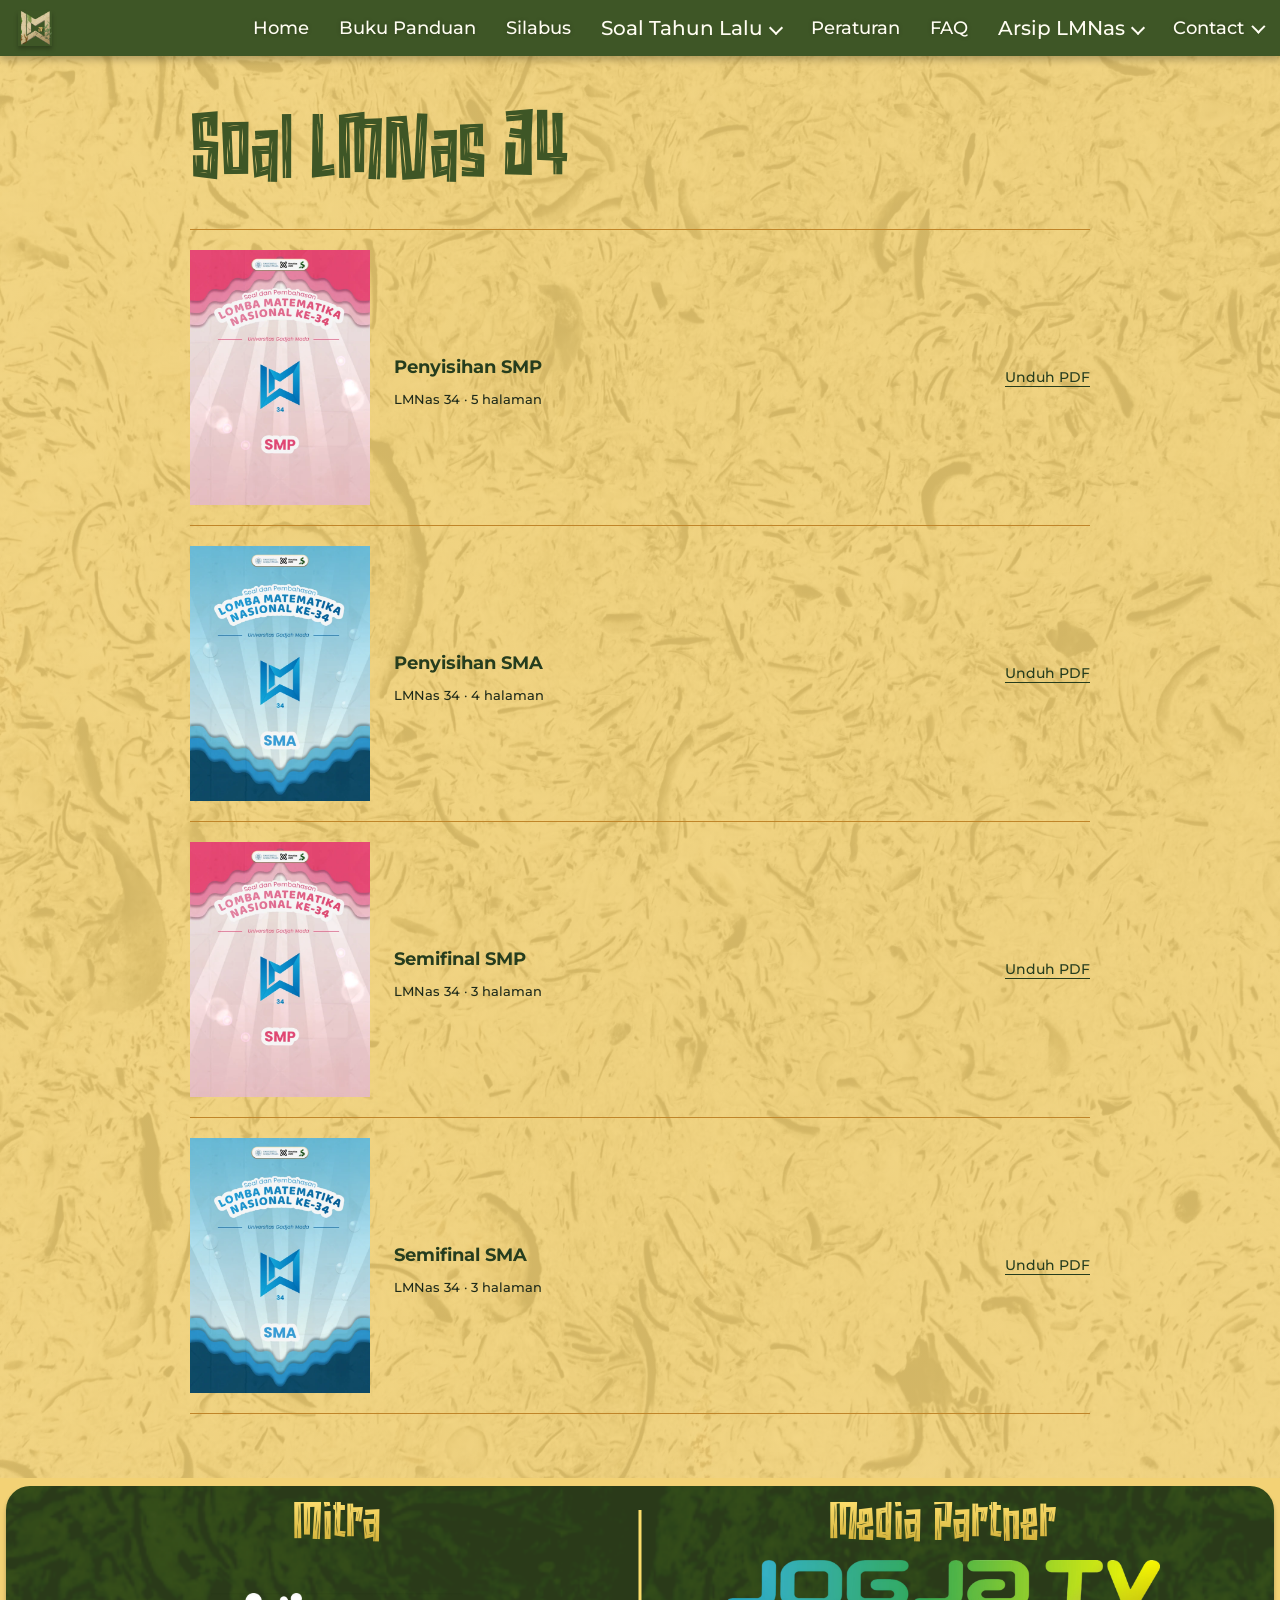
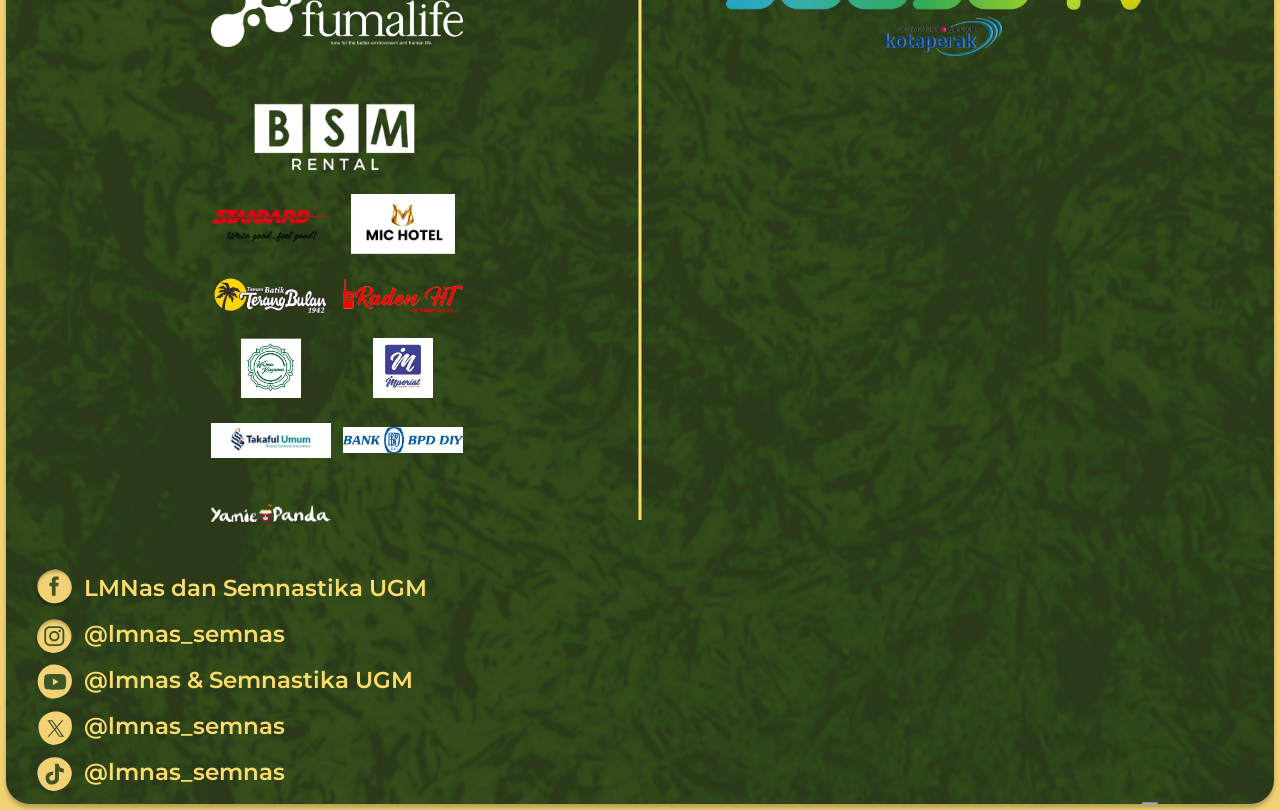
<file: soal/34/index.html>
<!doctype html>
<html lang="id">
  <head>
    <meta charset="utf-8" />
    <meta name="viewport" content="width=device-width, initial-scale=1" />
    <meta name="robots" content="noindex,follow" />
    <meta name="description" content="Arsip soal Penyisihan dan Semifinal SMP dan SMA LMNas 34." />
    <title>Soal LMNas 34 | LMNas UGM</title>
    <link rel="icon" href="../../Assets/figma/nav-mark-216.png" type="image/png" />
    <link rel="preconnect" href="https://fonts.googleapis.com" />
    <link rel="preconnect" href="https://fonts.gstatic.com" crossorigin />
    <link href="https://fonts.googleapis.com/css2?family=Montserrat:wght@400;500;600;700&amp;display=swap" rel="stylesheet" />
    <link rel="stylesheet" href="../../style.css?v=182" />
    <link rel="stylesheet" href="../covers.css?v=3" />
    <link rel="stylesheet" href="../../sponsor-tiers.css?v=1" />
    <script src="../../navigation.js?v=4" defer></script>
    <script src="../../archive-navigation.js?v=1" defer></script>
  </head>
  <body>
    <a class="skip-link" href="#main-content">Lewati ke daftar soal</a>
    <header class="site-header">
      <a class="brand-mark" href="../../index.html#home" aria-label="LMNAS 37">
        <img src="../../Assets/figma/nav-mark-216.png" alt="" />
      </a>
      <button class="nav-toggle" type="button" aria-expanded="false" aria-controls="primary-navigation">
        <span>Menu</span>
        <span class="nav-toggle-icon" aria-hidden="true"></span>
      </button>
      <nav id="primary-navigation" aria-label="Navigasi utama">
        <a href="../../index.html#home">Home</a>

        <a href="../../buku-panduan/">Buku Panduan</a>
        <a href="https://drive.google.com/drive/folders/1imqxenO6Xh_K6TGj5i14sCKNBGKQ0Jho?usp=sharing" target="_blank" rel="noopener noreferrer">Silabus</a>
        <details class="nav-papers">
          <summary>Soal Tahun Lalu</summary>
          <div class="nav-papers-menu">
            <a href="../../soal/36/index.html">LMNas 36</a>
            <a href="../../soal/35/index.html">LMNas 35</a>
            <a href="../../soal/34/index.html" aria-current="page">LMNas 34</a>
          </div>
        </details>
        <a href="../../peraturan/">Peraturan</a>
        <a href="../../faq/">FAQ</a>
        <details class="nav-papers nav-archive">
          <summary>Arsip LMNas</summary>
          <div class="nav-papers-menu">
            <a href="https://lmnas.fmipa.ugm.ac.id/lmnas-36">LMNas 36</a>
            <a href="https://lmnas.fmipa.ugm.ac.id/lmnas-35">LMNas 35</a>
            <a href="https://lmnas.fmipa.ugm.ac.id/beranda-lmnas-34">LMNas 34</a>
            <a href="https://lmnas.fmipa.ugm.ac.id/beranda-lmnas-33">LMNas 33</a>
          </div>
        </details>
        <div class="nav-contact">
          <button type="button" class="nav-contact-toggle" aria-expanded="false" aria-controls="nav-contact-menu">Contact</button>
          <div id="nav-contact-menu" class="nav-contact-menu" hidden>
            <a href="https://wa.me/6285113291516" target="_blank" rel="noopener noreferrer">SMP Contact Person</a>
            <a href="https://wa.me/6285173085634" target="_blank" rel="noopener noreferrer">SMA Contact Person</a>
          </div>
        </div>
      </nav>
    </header>
    <main class="paper-page" id="main-content">

      <h1>Soal LMNas 34</h1>

      <ul class="paper-list" aria-label="Dokumen soal LMNas 34">
        <li>
          <a class="paper-cover-link" href="../../Assets/documents/soal/lmnas-34-penyisihan-smp.pdf" target="_blank" rel="noopener noreferrer" aria-label="Buka soal Penyisihan SMP LMNas 34">
            <img src="../../Assets/covers/lmnas-34-smp.webp" width="600" height="850" alt="Sampul buku soal dan pembahasan LMNas 34 — SMP" decoding="async" />
          </a>
          <div>
            <a class="paper-file-link" href="../../Assets/documents/soal/lmnas-34-penyisihan-smp.pdf" target="_blank" rel="noopener noreferrer">Penyisihan SMP</a>
            <span class="paper-meta">LMNas 34 · 5 halaman</span>
            <a class="paper-download" href="../../Assets/documents/soal/lmnas-34-penyisihan-smp.pdf" download="lmnas-34-penyisihan-smp.pdf" aria-label="Unduh soal Penyisihan SMP LMNas 34">Unduh PDF</a>
          </div>
        </li>
        <li>
          <a class="paper-cover-link" href="../../Assets/documents/soal/lmnas-34-penyisihan-sma.pdf" target="_blank" rel="noopener noreferrer" aria-label="Buka soal Penyisihan SMA LMNas 34">
            <img src="../../Assets/covers/lmnas-34-sma.webp" width="600" height="850" alt="Sampul buku soal dan pembahasan LMNas 34 — SMA" decoding="async" />
          </a>
          <div>
            <a class="paper-file-link" href="../../Assets/documents/soal/lmnas-34-penyisihan-sma.pdf" target="_blank" rel="noopener noreferrer">Penyisihan SMA</a>
            <span class="paper-meta">LMNas 34 · 4 halaman</span>
            <a class="paper-download" href="../../Assets/documents/soal/lmnas-34-penyisihan-sma.pdf" download="lmnas-34-penyisihan-sma.pdf" aria-label="Unduh soal Penyisihan SMA LMNas 34">Unduh PDF</a>
          </div>
        </li>
        <li>
          <a class="paper-cover-link" href="../../Assets/documents/soal/lmnas-34-semifinal-smp.pdf" target="_blank" rel="noopener noreferrer" aria-label="Buka soal Semifinal SMP LMNas 34">
            <img src="../../Assets/covers/lmnas-34-smp.webp" width="600" height="850" alt="Sampul buku soal dan pembahasan LMNas 34 — SMP" decoding="async" />
          </a>
          <div>
            <a class="paper-file-link" href="../../Assets/documents/soal/lmnas-34-semifinal-smp.pdf" target="_blank" rel="noopener noreferrer">Semifinal SMP</a>
            <span class="paper-meta">LMNas 34 · 3 halaman</span>
            <a class="paper-download" href="../../Assets/documents/soal/lmnas-34-semifinal-smp.pdf" download="lmnas-34-semifinal-smp.pdf" aria-label="Unduh soal Semifinal SMP LMNas 34">Unduh PDF</a>
          </div>
        </li>
        <li>
          <a class="paper-cover-link" href="../../Assets/documents/soal/lmnas-34-semifinal-sma.pdf" target="_blank" rel="noopener noreferrer" aria-label="Buka soal Semifinal SMA LMNas 34">
            <img src="../../Assets/covers/lmnas-34-sma.webp" width="600" height="850" alt="Sampul buku soal dan pembahasan LMNas 34 — SMA" decoding="async" />
          </a>
          <div>
            <a class="paper-file-link" href="../../Assets/documents/soal/lmnas-34-semifinal-sma.pdf" target="_blank" rel="noopener noreferrer">Semifinal SMA</a>
            <span class="paper-meta">LMNas 34 · 3 halaman</span>
            <a class="paper-download" href="../../Assets/documents/soal/lmnas-34-semifinal-sma.pdf" download="lmnas-34-semifinal-sma.pdf" aria-label="Unduh soal Semifinal SMA LMNas 34">Unduh PDF</a>
          </div>
        </li>
      </ul>

    </main>
    <footer class="footer" aria-label="Media partner, mitra, dan kanal resmi">
      <div class="footer-stage">
        <img class="footer-visual" src="../../Assets/figma/footer-panel-divider-home3.png" alt="" aria-hidden="true" loading="lazy" decoding="async" />
        <div class="footer-partners">
          <section class="footer-partner-group footer-partner-group--mitra">
            <h2 class="footer-heading footer-heading--partner">Mitra</h2>
            <ul class="footer-logo-list" aria-label="Mitra LMNAS 37">
              <li class="footer-logo footer-logo--standard"><img src="../../Assets/sponsors/standard.png" alt="Standard" loading="lazy" decoding="async" /></li>
              <li class="footer-logo footer-logo--bsm"><img src="../../Assets/sponsors/bsm-rental-figma.png" alt="BSM Rental" loading="lazy" decoding="async" /></li>
              <li class="footer-logo footer-logo--mic"><img src="../../Assets/sponsors/mic-hotel.png" alt="MIC Hotel" loading="lazy" decoding="async" /></li>
              <li class="footer-logo footer-logo--taman-batik"><img src="../../Assets/sponsors/taman-batik-terang-bulan.png" alt="Taman Batik Terang Bulan" loading="lazy" decoding="async" /></li>
              <li class="footer-logo footer-logo--raden"><img src="../../Assets/sponsors/raden-ht.png" alt="Raden HT" loading="lazy" decoding="async" /></li>
              <li class="footer-logo footer-logo--wisma"><img src="../../Assets/sponsors/wisma-kagama.png" alt="Wisma Kagama" loading="lazy" decoding="async" /></li>
              <li class="footer-logo footer-logo--imperial"><img src="../../Assets/sponsors/imperial-digital-printing-figma.png" alt="Imperial Digital Printing" loading="lazy" decoding="async" /></li>
              <li class="footer-logo footer-logo--takaful"><img src="../../Assets/sponsors/takaful-umum-figma.png" alt="Takaful Umum" loading="lazy" decoding="async" /></li>
              <li class="footer-logo footer-logo--fumalife"><img src="../../Assets/sponsors/manulife-figma.png" alt="Fumalife" loading="lazy" decoding="async" /></li>
              <li class="footer-logo footer-logo--bpd-diy"><img src="../../Assets/sponsors/bank-bpd-diy.png" alt="Bank BPD DIY" loading="lazy" decoding="async" /></li>
              <li class="footer-logo footer-logo--yamie-panda"><img src="../../Assets/sponsors/yamie-panda.png" alt="Yamie Panda" loading="lazy" decoding="async" /></li>
            </ul>
          </section>
          <section class="footer-partner-group footer-partner-group--media">
            <h2 class="footer-heading footer-heading--media">Media Partner</h2>
            <ul class="footer-logo-list" aria-label="Media partner LMNAS 37">
              <li class="footer-logo footer-logo--jogja-tv"><img src="../../Assets/partners/jogja-tv.png" alt="Jogja TV" loading="lazy" decoding="async" /></li>
              <li class="footer-logo footer-logo--kotaperak"><img src="../../Assets/partners/kotaperak-figma.png" alt="Kotaperak 94.6 FM" loading="lazy" decoding="async" /></li>
            </ul>
          </section>
        </div>
        <div class="footer-socials" aria-label="Kanal resmi LMNAS dan Semnastika UGM">
          <img class="footer-socials-art" src="../../Assets/figma/footer-socials-home3.svg" alt="" aria-hidden="true" loading="lazy" decoding="async" />
          <a href="https://www.facebook.com/lombamatematika/" class="footer-social footer-social--facebook" target="_blank" rel="noopener noreferrer" aria-label="Facebook LMNas dan Semnastika UGM"><span>LMNas dan Semnastika UGM</span></a>
          <a href="https://www.instagram.com/lmnas_semnas/" class="footer-social footer-social--instagram" target="_blank" rel="noopener noreferrer" aria-label="Instagram LMNas dan Semnastika UGM"><span>@lmnas_semnas</span></a>
          <a href="https://www.youtube.com/@lmnas_semnas" class="footer-social footer-social--youtube" target="_blank" rel="noopener noreferrer" aria-label="YouTube LMNas dan Semnastika UGM"><span>@lmnas &amp; Semnastika UGM</span></a>
          <a href="https://x.com/lmnas_semnas" class="footer-social footer-social--x" target="_blank" rel="noopener noreferrer" aria-label="X LMNas dan Semnastika UGM"><span>@lmnas_semnas</span></a>
          <a href="https://www.tiktok.com/@lmnas_semnas" class="footer-social footer-social--tiktok" target="_blank" rel="noopener noreferrer" aria-label="TikTok LMNas dan Semnastika UGM"><span>@lmnas_semnas</span></a>
        </div>
      </div>
    </footer>
  </body>
</html>
</file>
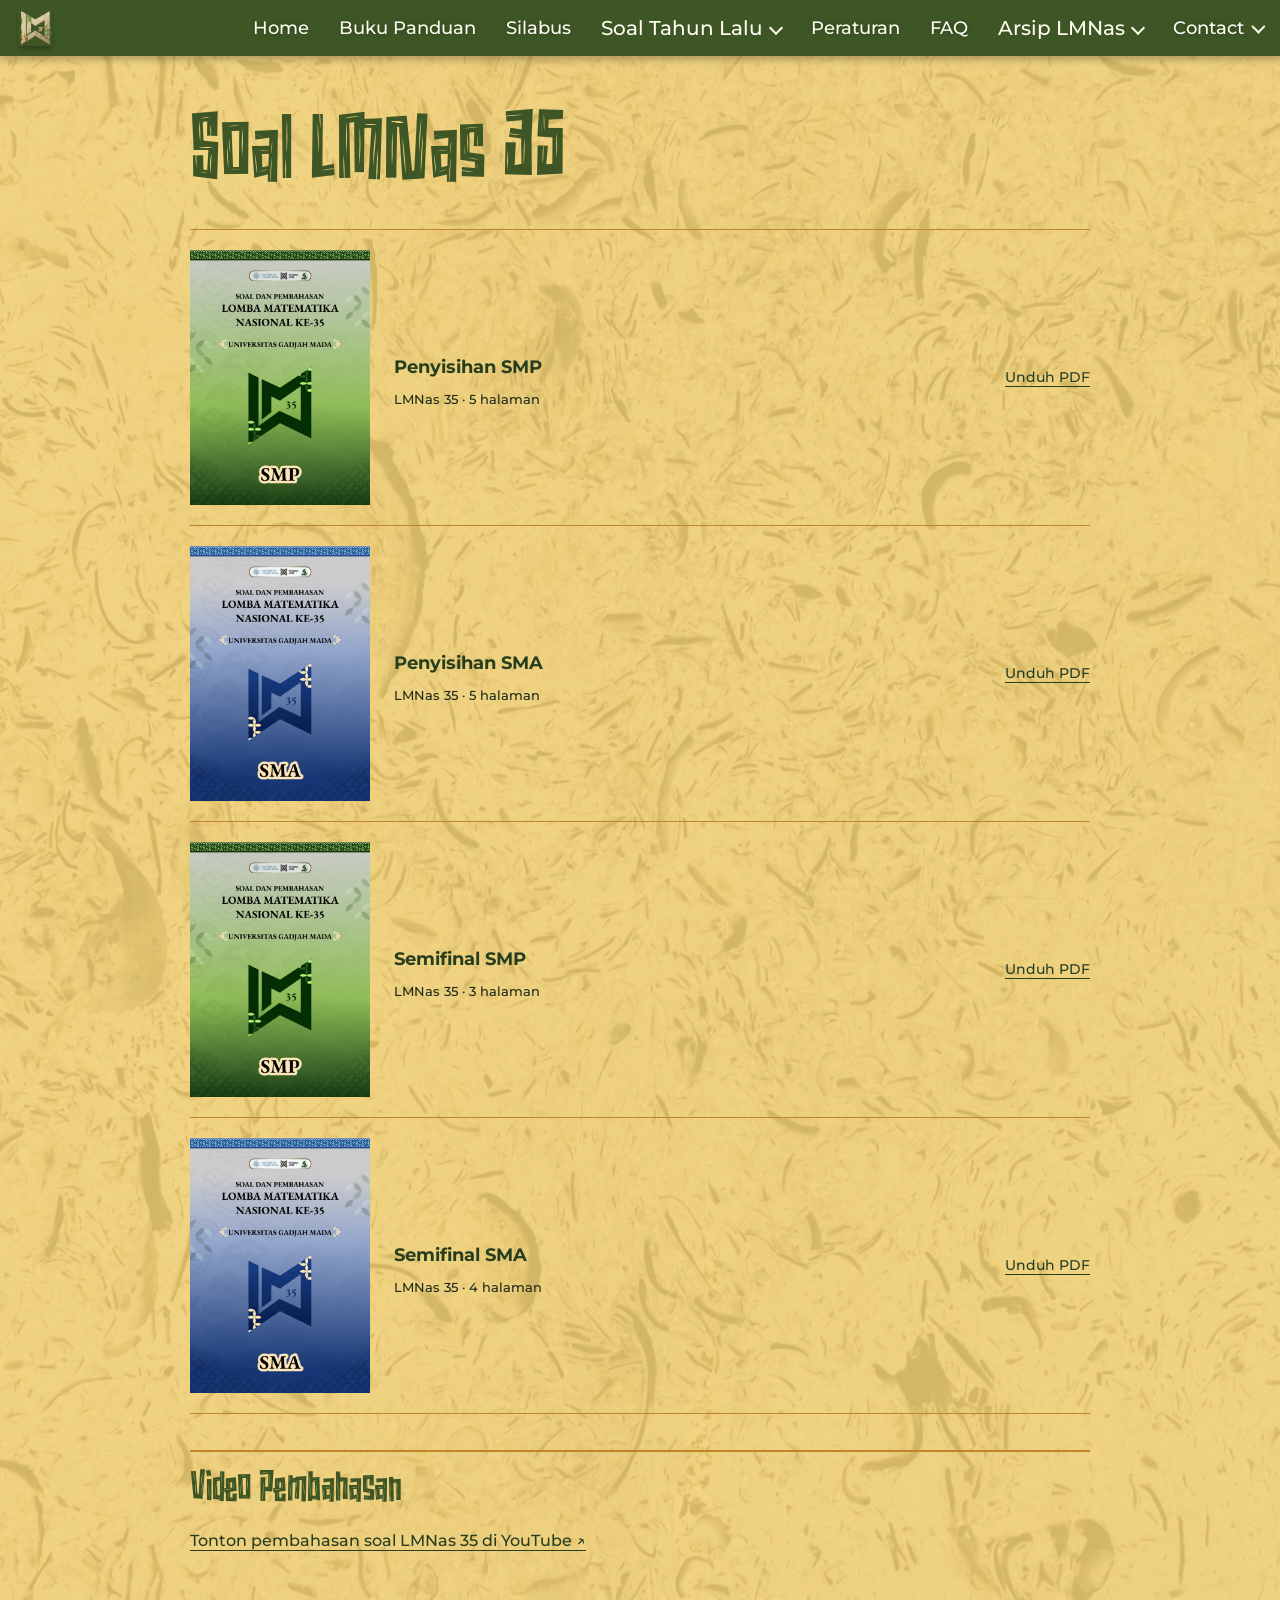
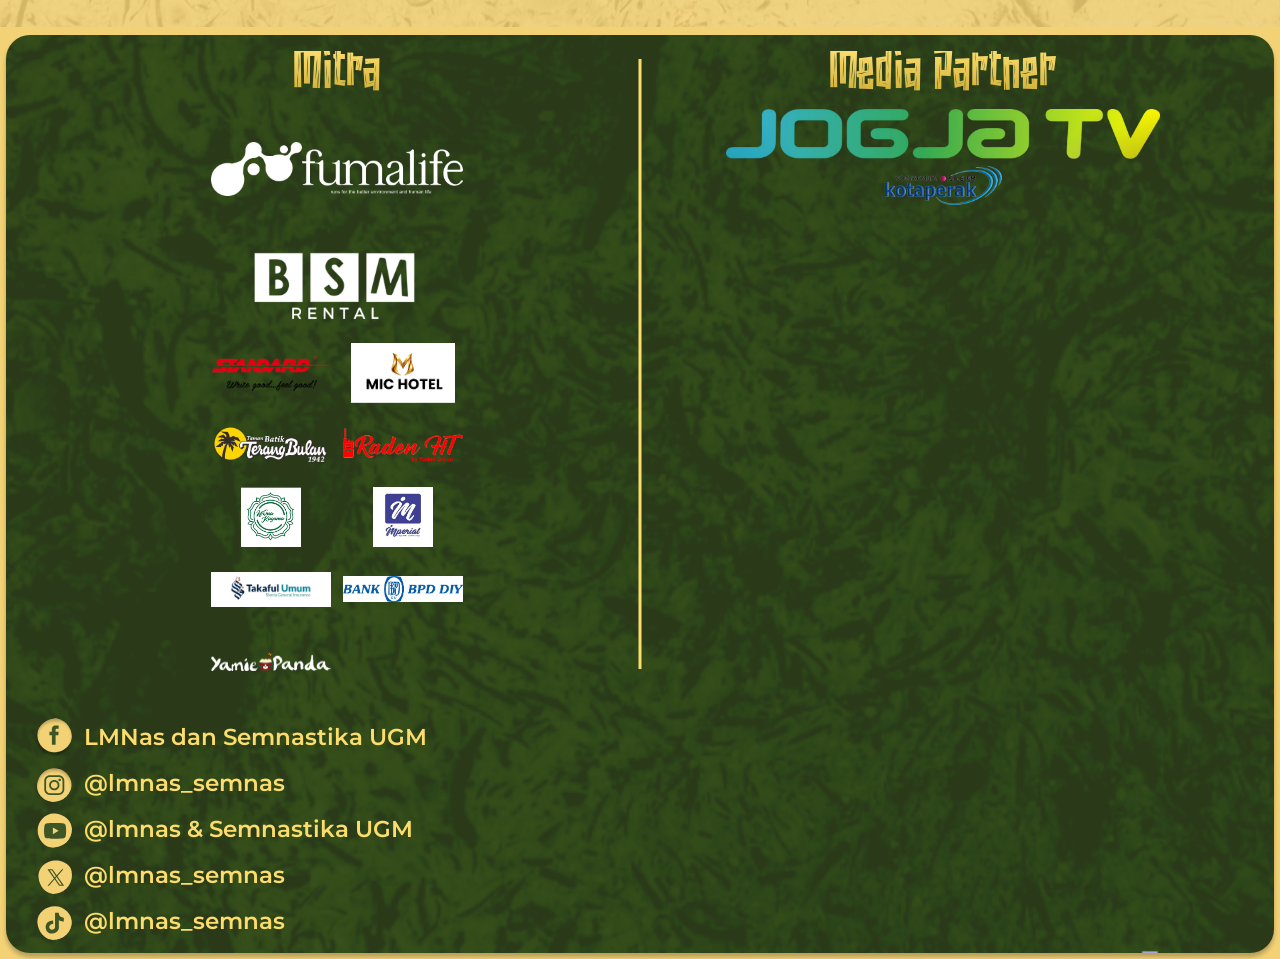
<file: soal/35/index.html>
<!doctype html>
<html lang="id">
  <head>
    <meta charset="utf-8" />
    <meta name="viewport" content="width=device-width, initial-scale=1" />
    <meta name="robots" content="noindex,follow" />
    <meta name="description" content="Arsip soal Penyisihan dan Semifinal SMP dan SMA LMNas 35." />
    <title>Soal LMNas 35 | LMNas UGM</title>
    <link rel="icon" href="../../Assets/figma/nav-mark-216.png" type="image/png" />
    <link rel="preconnect" href="https://fonts.googleapis.com" />
    <link rel="preconnect" href="https://fonts.gstatic.com" crossorigin />
    <link href="https://fonts.googleapis.com/css2?family=Montserrat:wght@400;500;600;700&amp;display=swap" rel="stylesheet" />
    <link rel="stylesheet" href="../../style.css?v=182" />
    <link rel="stylesheet" href="../covers.css?v=3" />
    <link rel="stylesheet" href="../../sponsor-tiers.css?v=1" />
    <script src="../../navigation.js?v=4" defer></script>
    <script src="../../archive-navigation.js?v=1" defer></script>
  </head>
  <body>
    <a class="skip-link" href="#main-content">Lewati ke daftar soal</a>
    <header class="site-header">
      <a class="brand-mark" href="../../index.html#home" aria-label="LMNAS 37">
        <img src="../../Assets/figma/nav-mark-216.png" alt="" />
      </a>
      <button class="nav-toggle" type="button" aria-expanded="false" aria-controls="primary-navigation">
        <span>Menu</span>
        <span class="nav-toggle-icon" aria-hidden="true"></span>
      </button>
      <nav id="primary-navigation" aria-label="Navigasi utama">
        <a href="../../index.html#home">Home</a>

        <a href="../../buku-panduan/">Buku Panduan</a>
        <a href="https://drive.google.com/drive/folders/1imqxenO6Xh_K6TGj5i14sCKNBGKQ0Jho?usp=sharing" target="_blank" rel="noopener noreferrer">Silabus</a>
        <details class="nav-papers">
          <summary>Soal Tahun Lalu</summary>
          <div class="nav-papers-menu">
            <a href="../../soal/36/index.html">LMNas 36</a>
            <a href="../../soal/35/index.html" aria-current="page">LMNas 35</a>
            <a href="../../soal/34/index.html">LMNas 34</a>
          </div>
        </details>
        <a href="../../peraturan/">Peraturan</a>
        <a href="../../faq/">FAQ</a>
        <details class="nav-papers nav-archive">
          <summary>Arsip LMNas</summary>
          <div class="nav-papers-menu">
            <a href="https://lmnas.fmipa.ugm.ac.id/lmnas-36">LMNas 36</a>
            <a href="https://lmnas.fmipa.ugm.ac.id/lmnas-35">LMNas 35</a>
            <a href="https://lmnas.fmipa.ugm.ac.id/beranda-lmnas-34">LMNas 34</a>
            <a href="https://lmnas.fmipa.ugm.ac.id/beranda-lmnas-33">LMNas 33</a>
          </div>
        </details>
        <div class="nav-contact">
          <button type="button" class="nav-contact-toggle" aria-expanded="false" aria-controls="nav-contact-menu">Contact</button>
          <div id="nav-contact-menu" class="nav-contact-menu" hidden>
            <a href="https://wa.me/6285113291516" target="_blank" rel="noopener noreferrer">SMP Contact Person</a>
            <a href="https://wa.me/6285173085634" target="_blank" rel="noopener noreferrer">SMA Contact Person</a>
          </div>
        </div>
      </nav>
    </header>
    <main class="paper-page" id="main-content">

      <h1>Soal LMNas 35</h1>

      <ul class="paper-list" aria-label="Dokumen soal LMNas 35">
        <li>
          <a class="paper-cover-link" href="../../Assets/documents/soal/lmnas-35-penyisihan-smp.pdf" target="_blank" rel="noopener noreferrer" aria-label="Buka soal Penyisihan SMP LMNas 35">
            <img src="../../Assets/covers/lmnas-35-smp.webp" width="600" height="850" alt="Sampul buku soal dan pembahasan LMNas 35 — SMP" decoding="async" />
          </a>
          <div>
            <a class="paper-file-link" href="../../Assets/documents/soal/lmnas-35-penyisihan-smp.pdf" target="_blank" rel="noopener noreferrer">Penyisihan SMP</a>
            <span class="paper-meta">LMNas 35 · 5 halaman</span>
            <a class="paper-download" href="../../Assets/documents/soal/lmnas-35-penyisihan-smp.pdf" download="lmnas-35-penyisihan-smp.pdf" aria-label="Unduh soal Penyisihan SMP LMNas 35">Unduh PDF</a>
          </div>
        </li>
        <li>
          <a class="paper-cover-link" href="../../Assets/documents/soal/lmnas-35-penyisihan-sma.pdf" target="_blank" rel="noopener noreferrer" aria-label="Buka soal Penyisihan SMA LMNas 35">
            <img src="../../Assets/covers/lmnas-35-sma.webp" width="600" height="850" alt="Sampul buku soal dan pembahasan LMNas 35 — SMA" decoding="async" />
          </a>
          <div>
            <a class="paper-file-link" href="../../Assets/documents/soal/lmnas-35-penyisihan-sma.pdf" target="_blank" rel="noopener noreferrer">Penyisihan SMA</a>
            <span class="paper-meta">LMNas 35 · 5 halaman</span>
            <a class="paper-download" href="../../Assets/documents/soal/lmnas-35-penyisihan-sma.pdf" download="lmnas-35-penyisihan-sma.pdf" aria-label="Unduh soal Penyisihan SMA LMNas 35">Unduh PDF</a>
          </div>
        </li>
        <li>
          <a class="paper-cover-link" href="../../Assets/documents/soal/lmnas-35-semifinal-smp.pdf" target="_blank" rel="noopener noreferrer" aria-label="Buka soal Semifinal SMP LMNas 35">
            <img src="../../Assets/covers/lmnas-35-smp.webp" width="600" height="850" alt="Sampul buku soal dan pembahasan LMNas 35 — SMP" decoding="async" />
          </a>
          <div>
            <a class="paper-file-link" href="../../Assets/documents/soal/lmnas-35-semifinal-smp.pdf" target="_blank" rel="noopener noreferrer">Semifinal SMP</a>
            <span class="paper-meta">LMNas 35 · 3 halaman</span>
            <a class="paper-download" href="../../Assets/documents/soal/lmnas-35-semifinal-smp.pdf" download="lmnas-35-semifinal-smp.pdf" aria-label="Unduh soal Semifinal SMP LMNas 35">Unduh PDF</a>
          </div>
        </li>
        <li>
          <a class="paper-cover-link" href="../../Assets/documents/soal/lmnas-35-semifinal-sma.pdf" target="_blank" rel="noopener noreferrer" aria-label="Buka soal Semifinal SMA LMNas 35">
            <img src="../../Assets/covers/lmnas-35-sma.webp" width="600" height="850" alt="Sampul buku soal dan pembahasan LMNas 35 — SMA" decoding="async" />
          </a>
          <div>
            <a class="paper-file-link" href="../../Assets/documents/soal/lmnas-35-semifinal-sma.pdf" target="_blank" rel="noopener noreferrer">Semifinal SMA</a>
            <span class="paper-meta">LMNas 35 · 4 halaman</span>
            <a class="paper-download" href="../../Assets/documents/soal/lmnas-35-semifinal-sma.pdf" download="lmnas-35-semifinal-sma.pdf" aria-label="Unduh soal Semifinal SMA LMNas 35">Unduh PDF</a>
          </div>
        </li>
      </ul>

      <section class="paper-video" aria-labelledby="video-title">
        <h2 id="video-title">Video Pembahasan</h2>
        <a href="https://youtube.com/playlist?list=PLUEsKMMSHeq3UybBrbR-HpzFU2e6DOp-d&amp;si=lvuyZBNB5oZMUXZv" target="_blank" rel="noopener noreferrer">Tonton pembahasan soal LMNas 35 di YouTube ↗</a>
      </section>
    </main>
    <footer class="footer" aria-label="Media partner, mitra, dan kanal resmi">
      <div class="footer-stage">
        <img class="footer-visual" src="../../Assets/figma/footer-panel-divider-home3.png" alt="" aria-hidden="true" loading="lazy" decoding="async" />
        <div class="footer-partners">
          <section class="footer-partner-group footer-partner-group--mitra">
            <h2 class="footer-heading footer-heading--partner">Mitra</h2>
            <ul class="footer-logo-list" aria-label="Mitra LMNAS 37">
              <li class="footer-logo footer-logo--standard"><img src="../../Assets/sponsors/standard.png" alt="Standard" loading="lazy" decoding="async" /></li>
              <li class="footer-logo footer-logo--bsm"><img src="../../Assets/sponsors/bsm-rental-figma.png" alt="BSM Rental" loading="lazy" decoding="async" /></li>
              <li class="footer-logo footer-logo--mic"><img src="../../Assets/sponsors/mic-hotel.png" alt="MIC Hotel" loading="lazy" decoding="async" /></li>
              <li class="footer-logo footer-logo--taman-batik"><img src="../../Assets/sponsors/taman-batik-terang-bulan.png" alt="Taman Batik Terang Bulan" loading="lazy" decoding="async" /></li>
              <li class="footer-logo footer-logo--raden"><img src="../../Assets/sponsors/raden-ht.png" alt="Raden HT" loading="lazy" decoding="async" /></li>
              <li class="footer-logo footer-logo--wisma"><img src="../../Assets/sponsors/wisma-kagama.png" alt="Wisma Kagama" loading="lazy" decoding="async" /></li>
              <li class="footer-logo footer-logo--imperial"><img src="../../Assets/sponsors/imperial-digital-printing-figma.png" alt="Imperial Digital Printing" loading="lazy" decoding="async" /></li>
              <li class="footer-logo footer-logo--takaful"><img src="../../Assets/sponsors/takaful-umum-figma.png" alt="Takaful Umum" loading="lazy" decoding="async" /></li>
              <li class="footer-logo footer-logo--fumalife"><img src="../../Assets/sponsors/manulife-figma.png" alt="Fumalife" loading="lazy" decoding="async" /></li>
              <li class="footer-logo footer-logo--bpd-diy"><img src="../../Assets/sponsors/bank-bpd-diy.png" alt="Bank BPD DIY" loading="lazy" decoding="async" /></li>
              <li class="footer-logo footer-logo--yamie-panda"><img src="../../Assets/sponsors/yamie-panda.png" alt="Yamie Panda" loading="lazy" decoding="async" /></li>
            </ul>
          </section>
          <section class="footer-partner-group footer-partner-group--media">
            <h2 class="footer-heading footer-heading--media">Media Partner</h2>
            <ul class="footer-logo-list" aria-label="Media partner LMNAS 37">
              <li class="footer-logo footer-logo--jogja-tv"><img src="../../Assets/partners/jogja-tv.png" alt="Jogja TV" loading="lazy" decoding="async" /></li>
              <li class="footer-logo footer-logo--kotaperak"><img src="../../Assets/partners/kotaperak-figma.png" alt="Kotaperak 94.6 FM" loading="lazy" decoding="async" /></li>
            </ul>
          </section>
        </div>
        <div class="footer-socials" aria-label="Kanal resmi LMNAS dan Semnastika UGM">
          <img class="footer-socials-art" src="../../Assets/figma/footer-socials-home3.svg" alt="" aria-hidden="true" loading="lazy" decoding="async" />
          <a href="https://www.facebook.com/lombamatematika/" class="footer-social footer-social--facebook" target="_blank" rel="noopener noreferrer" aria-label="Facebook LMNas dan Semnastika UGM"><span>LMNas dan Semnastika UGM</span></a>
          <a href="https://www.instagram.com/lmnas_semnas/" class="footer-social footer-social--instagram" target="_blank" rel="noopener noreferrer" aria-label="Instagram LMNas dan Semnastika UGM"><span>@lmnas_semnas</span></a>
          <a href="https://www.youtube.com/@lmnas_semnas" class="footer-social footer-social--youtube" target="_blank" rel="noopener noreferrer" aria-label="YouTube LMNas dan Semnastika UGM"><span>@lmnas &amp; Semnastika UGM</span></a>
          <a href="https://x.com/lmnas_semnas" class="footer-social footer-social--x" target="_blank" rel="noopener noreferrer" aria-label="X LMNas dan Semnastika UGM"><span>@lmnas_semnas</span></a>
          <a href="https://www.tiktok.com/@lmnas_semnas" class="footer-social footer-social--tiktok" target="_blank" rel="noopener noreferrer" aria-label="TikTok LMNas dan Semnastika UGM"><span>@lmnas_semnas</span></a>
        </div>
      </div>
    </footer>
  </body>
</html>
</file>
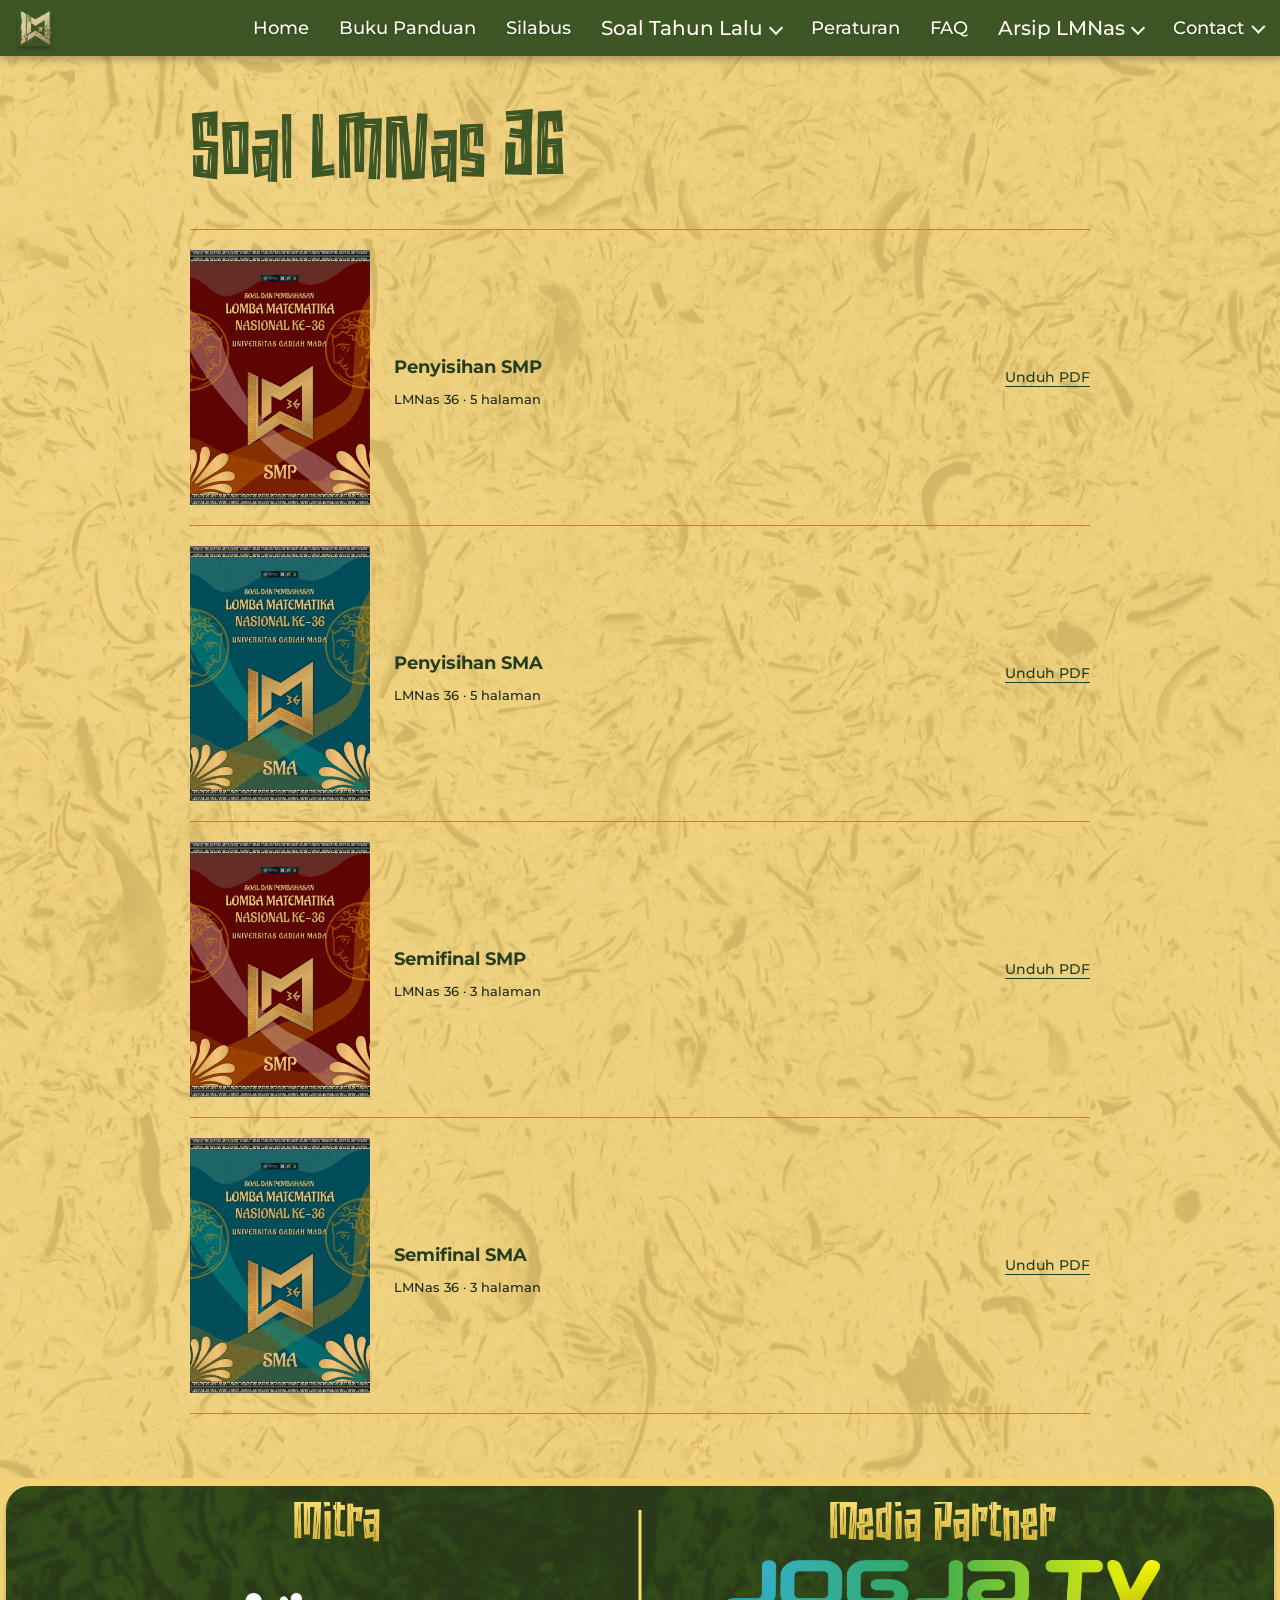
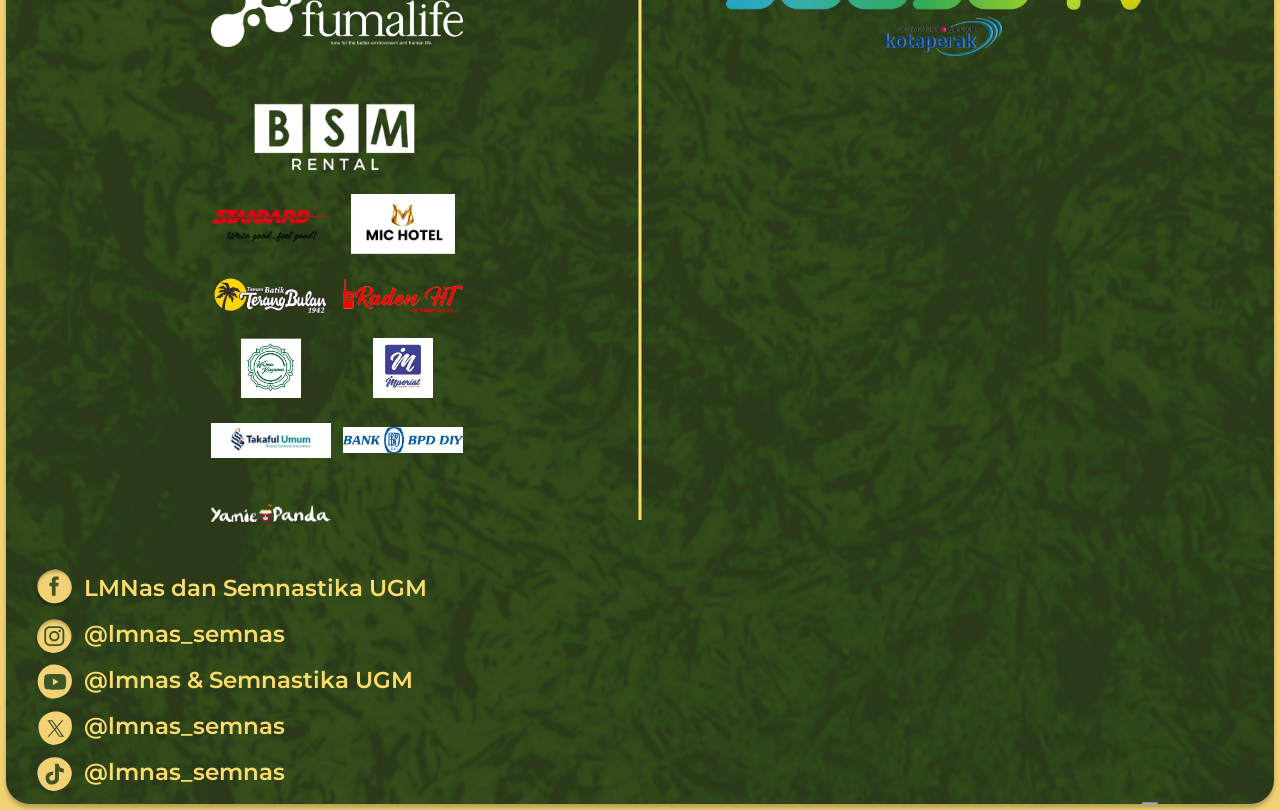
<file: soal/36/index.html>
<!doctype html>
<html lang="id">
  <head>
    <meta charset="utf-8" />
    <meta name="viewport" content="width=device-width, initial-scale=1" />
    <meta name="robots" content="noindex,follow" />
    <meta name="description" content="Arsip soal Penyisihan dan Semifinal SMP dan SMA LMNas 36." />
    <title>Soal LMNas 36 | LMNas UGM</title>
    <link rel="icon" href="../../Assets/figma/nav-mark-216.png" type="image/png" />
    <link rel="preconnect" href="https://fonts.googleapis.com" />
    <link rel="preconnect" href="https://fonts.gstatic.com" crossorigin />
    <link href="https://fonts.googleapis.com/css2?family=Montserrat:wght@400;500;600;700&amp;display=swap" rel="stylesheet" />
    <link rel="stylesheet" href="../../style.css?v=182" />
    <link rel="stylesheet" href="../covers.css?v=3" />
    <link rel="stylesheet" href="../../sponsor-tiers.css?v=1" />
    <script src="../../navigation.js?v=4" defer></script>
    <script src="../../archive-navigation.js?v=1" defer></script>
  </head>
  <body>
    <a class="skip-link" href="#main-content">Lewati ke daftar soal</a>
    <header class="site-header">
      <a class="brand-mark" href="../../index.html#home" aria-label="LMNAS 37">
        <img src="../../Assets/figma/nav-mark-216.png" alt="" />
      </a>
      <button class="nav-toggle" type="button" aria-expanded="false" aria-controls="primary-navigation">
        <span>Menu</span>
        <span class="nav-toggle-icon" aria-hidden="true"></span>
      </button>
      <nav id="primary-navigation" aria-label="Navigasi utama">
        <a href="../../index.html#home">Home</a>

        <a href="../../buku-panduan/">Buku Panduan</a>
        <a href="https://drive.google.com/drive/folders/1imqxenO6Xh_K6TGj5i14sCKNBGKQ0Jho?usp=sharing" target="_blank" rel="noopener noreferrer">Silabus</a>
        <details class="nav-papers">
          <summary>Soal Tahun Lalu</summary>
          <div class="nav-papers-menu">
            <a href="../../soal/36/index.html" aria-current="page">LMNas 36</a>
            <a href="../../soal/35/index.html">LMNas 35</a>
            <a href="../../soal/34/index.html">LMNas 34</a>
          </div>
        </details>
        <a href="../../peraturan/">Peraturan</a>
        <a href="../../faq/">FAQ</a>
        <details class="nav-papers nav-archive">
          <summary>Arsip LMNas</summary>
          <div class="nav-papers-menu">
            <a href="https://lmnas.fmipa.ugm.ac.id/lmnas-36">LMNas 36</a>
            <a href="https://lmnas.fmipa.ugm.ac.id/lmnas-35">LMNas 35</a>
            <a href="https://lmnas.fmipa.ugm.ac.id/beranda-lmnas-34">LMNas 34</a>
            <a href="https://lmnas.fmipa.ugm.ac.id/beranda-lmnas-33">LMNas 33</a>
          </div>
        </details>
        <div class="nav-contact">
          <button type="button" class="nav-contact-toggle" aria-expanded="false" aria-controls="nav-contact-menu">Contact</button>
          <div id="nav-contact-menu" class="nav-contact-menu" hidden>
            <a href="https://wa.me/6285113291516" target="_blank" rel="noopener noreferrer">SMP Contact Person</a>
            <a href="https://wa.me/6285173085634" target="_blank" rel="noopener noreferrer">SMA Contact Person</a>
          </div>
        </div>
      </nav>
    </header>
    <main class="paper-page" id="main-content">

      <h1>Soal LMNas 36</h1>

      <ul class="paper-list" aria-label="Dokumen soal LMNas 36">
        <li>
          <a class="paper-cover-link" href="../../Assets/documents/soal/lmnas-36-penyisihan-smp.pdf" target="_blank" rel="noopener noreferrer" aria-label="Buka soal Penyisihan SMP LMNas 36">
            <img src="../../Assets/covers/lmnas-36-smp.webp" width="600" height="850" alt="Sampul buku soal dan pembahasan LMNas 36 — SMP" decoding="async" />
          </a>
          <div>
            <a class="paper-file-link" href="../../Assets/documents/soal/lmnas-36-penyisihan-smp.pdf" target="_blank" rel="noopener noreferrer">Penyisihan SMP</a>
            <span class="paper-meta">LMNas 36 · 5 halaman</span>
            <a class="paper-download" href="../../Assets/documents/soal/lmnas-36-penyisihan-smp.pdf" download="lmnas-36-penyisihan-smp.pdf" aria-label="Unduh soal Penyisihan SMP LMNas 36">Unduh PDF</a>
          </div>
        </li>
        <li>
          <a class="paper-cover-link" href="../../Assets/documents/soal/lmnas-36-penyisihan-sma.pdf" target="_blank" rel="noopener noreferrer" aria-label="Buka soal Penyisihan SMA LMNas 36">
            <img src="../../Assets/covers/lmnas-36-sma.webp" width="600" height="850" alt="Sampul buku soal dan pembahasan LMNas 36 — SMA" decoding="async" />
          </a>
          <div>
            <a class="paper-file-link" href="../../Assets/documents/soal/lmnas-36-penyisihan-sma.pdf" target="_blank" rel="noopener noreferrer">Penyisihan SMA</a>
            <span class="paper-meta">LMNas 36 · 5 halaman</span>
            <a class="paper-download" href="../../Assets/documents/soal/lmnas-36-penyisihan-sma.pdf" download="lmnas-36-penyisihan-sma.pdf" aria-label="Unduh soal Penyisihan SMA LMNas 36">Unduh PDF</a>
          </div>
        </li>
        <li>
          <a class="paper-cover-link" href="../../Assets/documents/soal/lmnas-36-semifinal-smp.pdf" target="_blank" rel="noopener noreferrer" aria-label="Buka soal Semifinal SMP LMNas 36">
            <img src="../../Assets/covers/lmnas-36-smp.webp" width="600" height="850" alt="Sampul buku soal dan pembahasan LMNas 36 — SMP" decoding="async" />
          </a>
          <div>
            <a class="paper-file-link" href="../../Assets/documents/soal/lmnas-36-semifinal-smp.pdf" target="_blank" rel="noopener noreferrer">Semifinal SMP</a>
            <span class="paper-meta">LMNas 36 · 3 halaman</span>
            <a class="paper-download" href="../../Assets/documents/soal/lmnas-36-semifinal-smp.pdf" download="lmnas-36-semifinal-smp.pdf" aria-label="Unduh soal Semifinal SMP LMNas 36">Unduh PDF</a>
          </div>
        </li>
        <li>
          <a class="paper-cover-link" href="../../Assets/documents/soal/lmnas-36-semifinal-sma.pdf" target="_blank" rel="noopener noreferrer" aria-label="Buka soal Semifinal SMA LMNas 36">
            <img src="../../Assets/covers/lmnas-36-sma.webp" width="600" height="850" alt="Sampul buku soal dan pembahasan LMNas 36 — SMA" decoding="async" />
          </a>
          <div>
            <a class="paper-file-link" href="../../Assets/documents/soal/lmnas-36-semifinal-sma.pdf" target="_blank" rel="noopener noreferrer">Semifinal SMA</a>
            <span class="paper-meta">LMNas 36 · 3 halaman</span>
            <a class="paper-download" href="../../Assets/documents/soal/lmnas-36-semifinal-sma.pdf" download="lmnas-36-semifinal-sma.pdf" aria-label="Unduh soal Semifinal SMA LMNas 36">Unduh PDF</a>
          </div>
        </li>
      </ul>

    </main>
    <footer class="footer" aria-label="Media partner, mitra, dan kanal resmi">
      <div class="footer-stage">
        <img class="footer-visual" src="../../Assets/figma/footer-panel-divider-home3.png" alt="" aria-hidden="true" loading="lazy" decoding="async" />
        <div class="footer-partners">
          <section class="footer-partner-group footer-partner-group--mitra">
            <h2 class="footer-heading footer-heading--partner">Mitra</h2>
            <ul class="footer-logo-list" aria-label="Mitra LMNAS 37">
              <li class="footer-logo footer-logo--standard"><img src="../../Assets/sponsors/standard.png" alt="Standard" loading="lazy" decoding="async" /></li>
              <li class="footer-logo footer-logo--bsm"><img src="../../Assets/sponsors/bsm-rental-figma.png" alt="BSM Rental" loading="lazy" decoding="async" /></li>
              <li class="footer-logo footer-logo--mic"><img src="../../Assets/sponsors/mic-hotel.png" alt="MIC Hotel" loading="lazy" decoding="async" /></li>
              <li class="footer-logo footer-logo--taman-batik"><img src="../../Assets/sponsors/taman-batik-terang-bulan.png" alt="Taman Batik Terang Bulan" loading="lazy" decoding="async" /></li>
              <li class="footer-logo footer-logo--raden"><img src="../../Assets/sponsors/raden-ht.png" alt="Raden HT" loading="lazy" decoding="async" /></li>
              <li class="footer-logo footer-logo--wisma"><img src="../../Assets/sponsors/wisma-kagama.png" alt="Wisma Kagama" loading="lazy" decoding="async" /></li>
              <li class="footer-logo footer-logo--imperial"><img src="../../Assets/sponsors/imperial-digital-printing-figma.png" alt="Imperial Digital Printing" loading="lazy" decoding="async" /></li>
              <li class="footer-logo footer-logo--takaful"><img src="../../Assets/sponsors/takaful-umum-figma.png" alt="Takaful Umum" loading="lazy" decoding="async" /></li>
              <li class="footer-logo footer-logo--fumalife"><img src="../../Assets/sponsors/manulife-figma.png" alt="Fumalife" loading="lazy" decoding="async" /></li>
              <li class="footer-logo footer-logo--bpd-diy"><img src="../../Assets/sponsors/bank-bpd-diy.png" alt="Bank BPD DIY" loading="lazy" decoding="async" /></li>
              <li class="footer-logo footer-logo--yamie-panda"><img src="../../Assets/sponsors/yamie-panda.png" alt="Yamie Panda" loading="lazy" decoding="async" /></li>
            </ul>
          </section>
          <section class="footer-partner-group footer-partner-group--media">
            <h2 class="footer-heading footer-heading--media">Media Partner</h2>
            <ul class="footer-logo-list" aria-label="Media partner LMNAS 37">
              <li class="footer-logo footer-logo--jogja-tv"><img src="../../Assets/partners/jogja-tv.png" alt="Jogja TV" loading="lazy" decoding="async" /></li>
              <li class="footer-logo footer-logo--kotaperak"><img src="../../Assets/partners/kotaperak-figma.png" alt="Kotaperak 94.6 FM" loading="lazy" decoding="async" /></li>
            </ul>
          </section>
        </div>
        <div class="footer-socials" aria-label="Kanal resmi LMNAS dan Semnastika UGM">
          <img class="footer-socials-art" src="../../Assets/figma/footer-socials-home3.svg" alt="" aria-hidden="true" loading="lazy" decoding="async" />
          <a href="https://www.facebook.com/lombamatematika/" class="footer-social footer-social--facebook" target="_blank" rel="noopener noreferrer" aria-label="Facebook LMNas dan Semnastika UGM"><span>LMNas dan Semnastika UGM</span></a>
          <a href="https://www.instagram.com/lmnas_semnas/" class="footer-social footer-social--instagram" target="_blank" rel="noopener noreferrer" aria-label="Instagram LMNas dan Semnastika UGM"><span>@lmnas_semnas</span></a>
          <a href="https://www.youtube.com/@lmnas_semnas" class="footer-social footer-social--youtube" target="_blank" rel="noopener noreferrer" aria-label="YouTube LMNas dan Semnastika UGM"><span>@lmnas &amp; Semnastika UGM</span></a>
          <a href="https://x.com/lmnas_semnas" class="footer-social footer-social--x" target="_blank" rel="noopener noreferrer" aria-label="X LMNas dan Semnastika UGM"><span>@lmnas_semnas</span></a>
          <a href="https://www.tiktok.com/@lmnas_semnas" class="footer-social footer-social--tiktok" target="_blank" rel="noopener noreferrer" aria-label="TikTok LMNas dan Semnastika UGM"><span>@lmnas_semnas</span></a>
        </div>
      </div>
    </footer>
  </body>
</html>
</file>
<file: style.css>
@font-face {
  font-family: Naluka;
  src: url("Assets/fonts/Naluka.ttf") format("truetype");
  font-display: swap;
}

@font-face {
  font-family: "Rumble Brave";
  src: url("Assets/fonts/Rumble%20Brave.otf") format("opentype");
  font-display: swap;
}

:root {
  --yellow: #f3d275;
  --cream: #fadc9a;
  --green: #3e5626;
  --green-dark: #263d1e;
  --gold: #fddc60;
  --wood: #c08529;
  --ink: #1e2a1a;
  --texture: url("Assets/figma/paper-texture.webp");
  --display: Naluka, Georgia, serif;
  --body: Montserrat, Arial, sans-serif;
}

* { box-sizing: border-box; }
html { scroll-behavior: smooth; }
body {
  min-width: 320px;
  margin: 0;
  color: var(--ink);
  background-color: var(--yellow);
  background-image: linear-gradient(rgba(243, 210, 117, .868), rgba(243, 210, 117, .868)), var(--texture);
  background-position: center top, calc(50% - 11px) top;
  background-repeat: repeat, repeat-y;
  background-size: auto, 2406px auto;
  font-family: var(--body);
  font-weight: 500;
  line-height: 1.45;
  overflow-x: hidden;
}
img { display: block; max-width: 100%; }
/* UGM's canvas embeds have grid rows without an outer gutter container.
   Reset only the wrappers hosting this microsite, not other WordPress rows. */
body > .tpb-row:has(#main-content),
.tpb-html > .row:has(> .widget-html > #main-content) { margin-inline: 0; }
body > .tpb-row:has(#main-content) > .tpb-html,
.widget-html:has(> #main-content) { padding-inline: 0; }
a { color: inherit; }
button, a { -webkit-tap-highlight-color: transparent; }
:focus-visible { outline: 4px solid var(--green-dark); outline-offset: 4px; }
.visually-hidden { position: absolute !important; width: 1px !important; height: 1px !important; padding: 0 !important; margin: -1px !important; overflow: hidden !important; clip: rect(0, 0, 0, 0) !important; white-space: nowrap !important; border: 0 !important; }
.site-header :focus-visible { outline-color: var(--gold); }
.skip-link { position: fixed; z-index: 100; top: 12px; left: 12px; padding: 10px 14px; color: var(--cream); background: var(--green-dark); transform: translateY(-150%); }
.skip-link:focus { transform: translateY(0); }

.site-header {
  position: sticky;
  z-index: 30;
  top: 0;
  display: flex;
  align-items: center;
  justify-content: flex-end;
  height: 64px;
  padding: 0 37px;
  border-bottom: 0;
  background: var(--green);
  box-shadow: 0 4px 7px rgba(0,0,0,.25);
}

@media screen and (min-width: 783px) {
  body.admin-bar .site-header { top: 32px; }
}
@media screen and (max-width: 782px) {
  body.admin-bar .site-header { top: 46px; }
}
.brand-mark { width: 40px; height: 41px; flex: 0 0 auto; box-shadow: 0 3px 4px rgba(0,0,0,.25); }
.brand-mark img { width: 100%; height: 100%; object-fit: contain; }
.site-header > nav { display: flex; align-items: center; gap: 30px; margin-left: auto; }
.site-header nav a { display: inline-flex; min-height: 44px; align-items: center; color: #fffdf2; font-size: 20px; line-height: 1.5; text-decoration: none; text-shadow: 0 0 4px rgba(0,0,0,.25); }
.site-header nav a[aria-current] { color: var(--gold); text-decoration: none; }
.site-header nav a:hover { color: var(--gold); }
.nav-contact { position: relative; color: #fffdf2; font-size: 20px; line-height: 1.5; text-shadow: 0 0 4px rgba(0,0,0,.25); }
.nav-contact-toggle { display: flex; min-height: 44px; align-items: center; gap: 8px; padding: 0; border: 0; color: inherit; background: transparent; cursor: pointer; font: inherit; text-shadow: inherit; }
.nav-contact-toggle::after { width: 8px; height: 8px; border-right: 2px solid currentColor; border-bottom: 2px solid currentColor; content: ""; transform: rotate(45deg) translateY(-2px); transition: transform 160ms ease; }
.nav-contact-toggle[aria-expanded="true"]::after { transform: rotate(225deg) translate(-2px, -2px); }
.nav-contact-toggle:hover, .nav-contact-toggle[aria-expanded="true"] { color: var(--gold); }
.nav-contact-menu { position: absolute; z-index: 31; top: calc(100% + 8px); right: 0; display: grid; min-width: 240px; gap: 4px; padding: 8px; border: 2px solid var(--gold); border-radius: 10px; background: var(--green); box-shadow: 0 8px 18px rgba(0,0,0,.28); }
.nav-contact-menu[hidden] { display: none; }
.site-header .nav-contact-menu a { min-height: 44px; padding: 8px 12px; border-radius: 6px; background: rgba(255,255,255,.05); font-size: 15px; line-height: 1.2; text-align: left; text-shadow: none; }
.site-header .nav-contact-menu a:hover { background: rgba(253,220,96,.12); }
.nav-toggle { display: none; }

/* SMMC-style archive: edition navigation leads to document-list pages. */
.nav-papers { position: relative; color: #fffdf2; font-size: 20px; }
.nav-papers summary { display: flex; align-items: center; gap: 8px; min-height: 44px; cursor: pointer; list-style: none; }
.nav-papers summary::-webkit-details-marker { display: none; }
.nav-papers summary::after { content: ""; width: 8px; height: 8px; border-right: 2px solid currentColor; border-bottom: 2px solid currentColor; transform: rotate(45deg); }
.nav-papers[open] summary, .nav-papers summary:hover { color: var(--gold); }
.nav-papers summary:focus-visible { outline: 4px solid var(--gold); outline-offset: 4px; }
.nav-papers-menu { position: absolute; z-index: 32; top: 100%; left: 0; display: grid; min-width: 180px; padding: 8px; border: 2px solid var(--gold); background: var(--green); }
.nav-papers:not([open]) > .nav-papers-menu { display: none; }
.nav-archive > .nav-papers-menu { left: auto; right: 0; }
.site-header .nav-papers-menu a { min-height: 44px; padding: 8px 14px; font-size: 16px; white-space: nowrap; }
.site-header .nav-papers-menu a:hover { background: rgba(253,220,96,.12); }
.nav-papers[open] summary::after { transform: rotate(225deg); }
@media (prefers-reduced-motion: no-preference) {
  .nav-papers summary, .nav-contact-toggle { transition: color 180ms ease; }
  .nav-papers summary::after { transition: transform 180ms ease; }
  .nav-papers[open] > .nav-papers-menu,
  .nav-contact-menu:not([hidden]) { animation: nav-menu-enter 220ms ease-out; }
  .site-header .nav-papers-menu a, .site-header .nav-contact-menu a { transition: color 160ms ease, background-color 160ms ease; }
}
@media (prefers-reduced-motion: reduce) {
  .nav-contact-toggle::after { transition: none; }
}
@keyframes nav-menu-enter {
  from { opacity: 0; transform: translateY(-6px); }
  to { opacity: 1; transform: translateY(0); }
}
html:has(.paper-page) { scroll-snap-type: none; }
.paper-page { width: min(900px, calc(100% - 40px)); min-height: calc(100svh - 64px); margin-inline: auto; padding: clamp(32px, 6vw, 72px) 0 64px; }
.paper-breadcrumb { display: flex; flex-wrap: wrap; align-items: center; gap: 12px; font-size: 14px; }
.paper-breadcrumb a { display: inline-flex; min-height: 44px; align-items: center; }
.paper-page h1 { margin: 18px 0 12px; color: var(--green); font: 400 clamp(36px, 5vw, 64px)/1.2 var(--display); }
.paper-intro { margin: 0 0 30px; max-width: 620px; }
.paper-list { list-style: none; margin: 0; padding: 0; }
.paper-list > li { display: grid; grid-template-columns: 42px minmax(0, 1fr); column-gap: 18px; padding: 20px 0; border-bottom: 1px solid var(--wood); }
.paper-icon { display: grid; align-self: start; place-items: center; width: 38px; height: 48px; margin-top: 8px; border: 2px solid var(--green); border-radius: 2px; color: var(--green); font-size: 10px; font-weight: 700; }
.paper-file-link { display: flex; align-items: center; min-height: 44px; width: fit-content; max-width: 100%; color: var(--green-dark); font-weight: 700; font-size: 18px; text-decoration: none; overflow-wrap: anywhere; }
.paper-file-link:hover { text-decoration: underline; text-underline-offset: 4px; }
.paper-meta { display: block; font-size: 13px; }
.paper-download, .paper-video a { display: inline-flex; align-items: center; min-height: 44px; color: var(--green-dark); text-underline-offset: 4px; }
.paper-download { font-size: 14px; }
.paper-note { margin-top: 24px; font-size: 13px; }
.paper-video { margin-top: 36px; padding-top: 20px; border-top: 2px solid var(--wood); }
.paper-video h2 { margin: 0 0 8px; color: var(--green); font: 400 30px/1.3 var(--display); }
.paper-video a { overflow-wrap: anywhere; }
@media (min-width: 641px) and (max-width: 1200px) {
  .site-header:has(.nav-papers) > nav { gap: clamp(8px, 1.5vw, 20px); }
  .site-header:has(.nav-papers) nav > a, .site-header:has(.nav-papers) .nav-contact, .nav-papers { font-size: clamp(11px, 1.45vw, 18px); }
}
@media (max-width: 640px) {
  .nav-papers { grid-column: 1 / -1; font-size: 15px; }
  .nav-papers summary { justify-content: center; padding: 7px 10px; border-radius: 6px; background: rgba(255,255,255,.05); }
  .nav-papers-menu { position: static; min-width: 0; grid-template-columns: repeat(3, minmax(0, 1fr)); gap: 4px; margin-top: 6px; padding: 0; border: 0; }
  .site-header .nav-papers-menu a { justify-content: center; padding: 8px 4px; font-size: 14px; }
  .paper-list > li { column-gap: 12px; }
}

.hero, .countdown-section, .why-section, .timeline-section, .prize-section, .testimonial-section, .flow-section, .registration-section, .contact-section, .footer { position: relative; isolation: isolate; overflow: hidden; }
.hero { z-index: 1; height: 626px; min-height: 626px; overflow-x: clip; overflow-y: visible; clip-path: inset(0 0 -90px); }
.hero::before { position: absolute; z-index: -2; inset: 0; background: rgba(243, 210, 117, .4); content: ""; pointer-events: none; }
.hero-wood-divider { position: absolute; z-index: 5; bottom: 0; left: 50%; width: 1856px; height: 50px; max-width: none; transform: translateX(-50%); object-fit: fill; pointer-events: none; }
.hero-art { position: absolute; z-index: -1; top: 90px; left: calc(50% - 812px); width: 1152.09px; max-width: none; clip-path: inset(0 0 49.8% 0); transform: scale(1.3); transform-origin: left 50.2%; }
.hero-mascot { position: absolute; z-index: 3; right: calc(50% - 705.9px); top: 84px; width: 272.9px; height: auto; max-width: none; pointer-events: none; }
.hero-copy { position: relative; z-index: 4; display: grid; grid-template-columns: minmax(0, 1fr); justify-items: center; width: min(100%, 900px); margin-inline: auto; padding-top: 57px; text-align: center; }
.hero-welcome { margin: 0 0 36px; color: var(--green); font-family: var(--display); font-size: 40px; letter-spacing: .05em; line-height: 57px; }
.hero-canopy { position: absolute; z-index: 2; top: 0; left: 50%; width: 1440px; height: 141px; transform: translateX(-50%); pointer-events: none; }
.hero-canopy img { position: absolute; max-width: none; }
.hero-branch-right { display: none; }
.hero-canopy-figma { display: none; }
.hero-canopy-right { left: 884px; top: -82px; width: 540px; }
.hero-canopy-left { left: 18px; top: -100px; width: 540px; }
.hero-vine-left { left: -45px; top: 30px; width: 241px; }
.hero-vine-inner-left { left: 198px; top: -71px; width: 222px; }
.hero-vine-inner-right { left: 1020px; top: -63px; width: 224px; }
.hero-vine-right { left: 1265px; top: 22px; width: 241px; }
.hero-canopy-edge { left: -26px; top: -19px; width: 1495px; }
.hero-flower-left { left: 164px; top: 23px; width: 60px; }
.hero-flower-right { left: 1216px; top: 23px; width: 60px; }
.section-kicker { width: 318px; margin: 0; color: var(--green); font-family: var(--display); font-size: 40px; letter-spacing: .08em; line-height: 1.45; }
h1, h2, h3, p { overflow: visible; }
.hero h1 { margin: 0; color: var(--green); font-family: var(--display); font-size: 135px; font-weight: 400; letter-spacing: .035em; line-height: 1.2; }
.hero-copy .hero-subhead { width: 700px; max-width: calc(100% - 40px); margin: 26px 0 0; color: var(--green); font-family: var(--body); font-size: 22px; font-weight: 500; letter-spacing: 0; line-height: 1.5; }
.hero-cta { position: relative; display: grid; place-items: center; margin-top: 45px; }
.hero-cta .hero-flowers { display: none; }
.hero-cta::before, .hero-cta::after { position: absolute; top: 50%; width: 90px; height: 119px; background-image: url("Assets/figma/hero-flowers.svg"); background-size: 410px 119px; background-repeat: no-repeat; transform: translateY(-50%); content: ""; pointer-events: none; }
.hero-cta::before { right: calc(100% + 36px); background-position: left center; }
.hero-cta::after { left: calc(100% + 36px); background-position: right center; }
.hero-cta .figma-button { position: relative; z-index: 1; }
.figma-button { display: inline-flex; width: 344px; height: 84px; align-items: center; justify-content: center; padding: 8px 24px; color: var(--green); border: 5px solid var(--green); border-radius: 15px; background: linear-gradient(180deg, #f4c577, #d4a75b); box-shadow: 0 4px 8px rgba(0,0,0,.25); font-family: "Rumble Brave", Georgia, serif; font-size: 48px; letter-spacing: .05em; line-height: 1; text-decoration: none; }
.figma-button:hover { filter: brightness(1.05); transform: translateY(-1px); }
.hero-cta .figma-button { width: 300px; max-width: calc(100vw - 48px); height: auto; min-height: 64px; gap: 20px; padding: 16px 24px; border: 2px solid #d8b45e; border-radius: 6px; color: #fff3ce; background: var(--green-dark); box-shadow: 0 4px 0 #192b14; font-family: var(--body); font-size: 16px; font-weight: 700; letter-spacing: .06em; line-height: 1.3; transition: background-color 180ms ease, transform 180ms ease, box-shadow 180ms ease; }
.hero-cta .figma-button::after { width: 9px; height: 9px; flex: 0 0 9px; border-top: 2px solid currentColor; border-right: 2px solid currentColor; transform: rotate(45deg); content: ""; }
.hero-cta .figma-button:hover { filter: none; transform: none; }
@media (hover: hover) and (pointer: fine) {
  .hero-cta .figma-button:hover { background: #344e26; transform: translateY(-2px); box-shadow: 0 6px 0 #192b14; }
}
.hero-cta .figma-button:active { transform: translateY(3px); box-shadow: 0 1px 0 #192b14; }
@media (prefers-reduced-motion: reduce) {
  .hero-cta .figma-button { transition: none; }
}
.hero-cta .figma-button:focus-visible { outline: 3px solid var(--green-dark); outline-offset: 5px; }

/* Reserve floor space for the larger Buma on narrow, short screens. */
@media (max-width: 640px) {
  .hero:has(.hero-mascot) { min-height: max(750px, calc(100svh - 56px)); }
}

/* Desktop hero polish: fill the header-aware viewport without loosening the composition. */
@media (min-width: 1201px) {
  .hero { height: auto; min-height: max(626px, calc(100svh - 64px)); }
  .hero-art {
    top: auto;
    bottom: -524px;
    left: calc(50% - 832px);
    transform-origin: calc(832px - 50vw) 50.2%;
    -webkit-mask-image: linear-gradient(to right, transparent calc(832px - 50vw), #000 calc(844px - 50vw));
    mask-image: linear-gradient(to right, transparent calc(832px - 50vw), #000 calc(844px - 50vw));
  }
  /* Home3 frame 2816:2708: authored corners, hero origin y=112. */
  .hero-canopy { top: 0; left: 0; width: 100%; height: 358px; transform: none; }
  .hero-canopy > img:not(.hero-canopy-figma) { display: none; }
  .hero-canopy .hero-canopy-figma { display: block; top: 0; width: 1440px; height: auto; }
  .hero-canopy-figma--left { left: 0; clip-path: inset(0 720px 0 0); }
  .hero-canopy-figma--right { right: 0; left: auto; clip-path: inset(0 0 0 720px); }
  .hero-copy { padding-top: clamp(57px, calc(50svh - 312px), 138px); }
  .hero-welcome { margin-bottom: 12px; padding-bottom: 16px; }
  .hero-cta { margin-top: 25px; }
  .hero-mascot { top: auto; right: calc(50% - 624.9px); bottom: -151px; width: 340px; }
  .hero-wood-divider { height: 44px; }
}

@media (min-width: 1201px) and (max-width: 1332px) {
  .hero { min-height: max(626px, calc(100svh - 56px)); }
  .hero-copy { padding-top: clamp(57px, calc(50svh - 308px), 138px); }
}

/* The countdown vines overlap the hero divider; UGM section margins must not separate them. */
#main-content > .hero { margin-bottom: 0; }
.countdown-section { height: auto; min-height: 647px; padding-bottom: 24px; overflow-x: clip; overflow-y: visible; }
.countdown-scene { position: absolute; z-index: -2; top: -536px; left: 8px; width: 1152.09px; max-width: none; pointer-events: none; }
.countdown-art { position: absolute; z-index: -1; top: -24px; left: 50%; width: 1498px; max-width: none; transform: translateX(-50%); }
.countdown-section .countdown-art { max-width: none; height: auto; }
.countdown-copy { position: relative; z-index: 2; display: grid; justify-items: center; padding-top: 138px; text-align: center; }
.countdown-copy .section-kicker { width: 100%; margin-inline: auto; justify-self: center; font-family: var(--display); font-size: 48px; letter-spacing: .05em; line-height: 1; text-align: center; white-space: nowrap; }
.countdown-copy h2 { width: 1120px; max-width: calc(100% - 48px); margin: 26px 0 0; color: var(--green); font-family: var(--display); font-size: 100px; font-weight: 400; letter-spacing: .05em; line-height: 1.15; }
.countdown-copy--active h2 { order: 1; }
.countdown-copy--active .section-kicker { order: 2; margin-top: clamp(14px, 1.5vw, 24px); }
.countdown-copy--active .countdown-value { order: 3; }
.countdown-value { display: grid; grid-template-columns: repeat(4, minmax(0, 1fr)); align-items: start; gap: 20px; width: min(820px, calc(100% - 48px)); margin: 25px 0 0; color: var(--green); font-family: "Rumble Brave", Georgia, serif; font-size: 68px; letter-spacing: .05em; line-height: 1.016; }
.countdown-unit { display: grid; justify-items: center; gap: 8px; min-width: 0; }
.countdown-unit-label { color: var(--green); font-family: var(--body); font-size: 18px; font-weight: 600; letter-spacing: .02em; line-height: 1; }

.section-inner, .timeline-inner, .footer-inner { position: relative; z-index: 2; width: 1125px; max-width: calc(100% - 80px); margin-inline: auto; }
.section-title { margin: 0 0 48px; color: var(--green); font-family: var(--display); font-size: 96px; font-weight: 400; letter-spacing: .05em; line-height: 1.08; text-align: center; }
.why-section { height: 610px; padding-top: 28px; }
.why-art { position: absolute; z-index: -1; top: 0; left: 50%; width: 1952.35px; max-width: none; transform: translateX(-50%); }
.why-section .section-title { width: 651px; max-width: 100%; height: 136px; margin: 0 auto 30px; line-height: 136px; white-space: nowrap; }
.cream-card { border: 10px solid var(--green); border-radius: 31px; background: var(--cream); box-shadow: 0 20px 20px rgba(0,0,0,.25), 0 -20px 20px rgba(0,0,0,.12); }
.why-card { width: 1125px; height: 415px; padding: 19px 41px; }
.why-card p { width: 1024px; max-width: 100%; height: 350px; margin: 0; color: #000; font-size: 27px; letter-spacing: .03em; line-height: 1.3; text-align: justify; }

.timeline-section { height: 1410px; }
.timeline-section::before { position: absolute; z-index: -1; top: 350px; bottom: 210px; left: 50%; border-left: 5px dashed var(--green); content: ""; }
.timeline-monkey { position: absolute; z-index: 1; top: 80px; right: calc(50% + 290px); left: auto; width: clamp(110px, calc(20.26vw - 56.13px), 187px); height: auto; max-width: none; pointer-events: none; }
.timeline-tree { position: absolute; z-index: 1; top: 0; right: -205px; width: 581px; max-width: none; }
.timeline-board { position: relative; z-index: 2; width: 641px; height: 244px; margin: 80px auto 0; padding: 0; border: 10px solid var(--green); border-radius: 31px; background: var(--cream); box-shadow: 0 20px 20px rgba(0,0,0,.25), 0 -20px 20px rgba(0,0,0,.25); color: var(--green); text-align: center; }
.timeline-board h2 { position: absolute; top: 28px; left: 49px; width: 524px; height: 136px; margin: 0; color: var(--green); font-family: var(--display); font-size: 96px; font-weight: 400; letter-spacing: .19em; line-height: 136px; white-space: nowrap; }
.timeline-board p { position: absolute; top: 157px; left: 224px; width: 175px; height: 48px; margin: 0; color: var(--green); font-family: "Rumble Brave", Georgia, serif; font-size: 48px; letter-spacing: .05em; line-height: 48px; white-space: nowrap; }
.timeline-list { position: relative; z-index: 2; width: 1140px; height: 1380px; margin: 80px auto 0; padding: 0; list-style: none; }
.timeline-entry { position: absolute; display: flex; width: 493px; min-height: 147px; align-items: flex-start; }
.timeline-entry--right { right: 0; }
.timeline-entry--left { left: 0; text-align: right; }
.timeline-entry:nth-child(1) { top: 0; }
.timeline-entry:nth-child(2) { top: 267px; }
.timeline-entry:nth-child(3) { top: 495px; }
.timeline-entry:nth-child(4) { top: 719px; }
.timeline-entry div { position: absolute; top: 0; text-align: center; }
.timeline-entry > div {
  border: 3px solid rgba(62, 86, 38, .72);
  border-radius: 16px;
  background: rgba(250, 220, 154, .94);
  box-shadow: 0 6px 0 rgba(62, 86, 38, .12), 0 14px 24px rgba(38, 61, 30, .14);
}
.timeline-entry--right div { left: 57px; }
.timeline-entry--left div { right: 57px; }
.timeline-entry:nth-child(1) div { width: 404px; }
.timeline-entry:nth-child(2) div { width: 421px; }
.timeline-entry:nth-child(3) div { width: 301px; }
.timeline-entry:nth-child(4) div { width: 405px; }
.timeline-entry h3 { margin: 0; color: var(--green); font-family: var(--display); font-size: 40px; font-weight: 400; letter-spacing: .05em; line-height: 57px; text-align: center; white-space: nowrap; }
.timeline-entry:nth-child(4) h3 { white-space: normal; }
.timeline-entry time { display: block; margin-top: 15px; color: #000; font-family: "Montserrat", sans-serif; font-size: 17px; font-weight: 400; letter-spacing: .05em; line-height: 32px; text-align: center; white-space: nowrap; }
.timeline-status { display: block; width: 176px; height: 27px; margin: 16px auto 0; padding: 0; border-radius: 6px; color: #fff; background: #8a5a17; font-size: 14px; font-weight: 500; letter-spacing: .05em; line-height: 27px; text-align: center; }
.timeline-status--active { background: #006d26; }
.timeline-status--complete { background: #ab2a02; }
.timeline-dot { position: absolute; z-index: 3; top: 6px; width: 45px; height: 45px; border: 9px solid var(--green); border-radius: 50%; background: var(--cream); }
.timeline-entry--right .timeline-dot { left: 0; }
.timeline-entry--left .timeline-dot { right: 0; }
.timeline-reveal-item { opacity: 1; transform: none; }
.timeline-motion-ready .timeline-reveal-item {
  opacity: 0;
  transform: translate3d(var(--timeline-reveal-x, 0), 22px, 0);
  transition: opacity 560ms cubic-bezier(.22, 1, .36, 1), transform 560ms cubic-bezier(.22, 1, .36, 1);
  transition-delay: var(--timeline-reveal-delay, 0ms);
}
.timeline-motion-ready .timeline-entry--left { --timeline-reveal-x: -32px; }
.timeline-motion-ready .timeline-entry--right { --timeline-reveal-x: 32px; }
.timeline-motion-ready .timeline-entry:nth-child(2) { --timeline-reveal-delay: 70ms; }
.timeline-motion-ready .timeline-entry:nth-child(3) { --timeline-reveal-delay: 140ms; }
.timeline-motion-ready .timeline-entry:nth-child(4) { --timeline-reveal-delay: 210ms; }
.timeline-motion-ready .timeline-reveal-item.is-visible { opacity: 1; transform: none; }
.timeline-motion-ready .timeline-entry .timeline-dot {
  transform: scale(.72);
  transition: transform 420ms cubic-bezier(.34, 1.56, .64, 1);
  transition-delay: calc(var(--timeline-reveal-delay, 0ms) + 110ms);
}
.timeline-motion-ready .timeline-entry.is-visible .timeline-dot { transform: scale(1); }

.prize-section { height: 1637px; margin-top: -350px; padding-top: 0; }
.prize-section .section-inner { height: 100%; }
.prize-section .section-title { position: absolute; top: 500px; left: 50%; width: 902px; height: 136px; margin: 0; line-height: 136px; text-align: center; white-space: nowrap; scroll-margin-top: 132px; transform: translateX(-50%); }
.prize-card { position: absolute; top: 675px; left: 50%; width: 1153px; height: 900px; margin: 0; padding: 0; color: var(--green); text-align: center; transform: translateX(-50%); }
.prize-heading { position: absolute; left: 0; width: 100%; margin: 0; color: var(--green); font-family: var(--display); font-weight: 400; letter-spacing: .05em; }
.prize-heading--total { top: 28px; font-size: 80px; line-height: 113px; }
.prize-amount, .prize-promo-line { font-family: "Rumble Brave", Georgia, serif; font-size: 90px; font-weight: 500; letter-spacing: .05em; line-height: .95; text-transform: none; }
.prize-amount { position: absolute; top: 144px; left: 0; width: 100%; margin: 0; }
.prize-extras { position: absolute; top: 238px; left: 0; width: 100%; margin: 0; font-size: 38px; font-weight: 600; line-height: 46px; }
.prize-promo-line { position: absolute; top: 326px; left: 0; width: 100%; margin: 0; padding-inline: 40px; color: var(--green); letter-spacing: -.025em; text-align: center; white-space: nowrap; }
.prize-benefits { position: absolute; top: 520px; left: 85px; width: 963px; text-align: left; }
.prize-benefit { display: grid; grid-template-columns: 60px minmax(0, 1fr); align-items: center; gap: 35px; min-height: 96px; }
.prize-benefit img { width: 60px; height: 60px; }
.prize-benefit p { margin: 0; font-size: 35px; font-weight: 500; line-height: 1.23; }
.prize-benefit strong { font-weight: 700; }
.prize-benefits small { display: block; margin: 22px 0 0 9px; padding-bottom: 18px; color: var(--green); font-size: 20px; font-style: italic; font-weight: 500; line-height: 1.15; }

.testimonial-section { height: auto; min-height: 0; padding-top: 72px; overflow-x: clip; overflow-y: visible; }
.testimonial-section .section-title { width: 881px; height: 181px; margin: 0 auto 28px; font-size: 128px; letter-spacing: .2em; line-height: 181px; white-space: nowrap; }
.testimonial-art { position: absolute; z-index: -1; top: 666px; left: 50%; width: 1776px; max-width: none; transform: translateX(-50%); }
.testimonial-card { margin: 0 auto; text-align: center; }
.testimonial-frame { position: relative; width: 604px; height: 626px; margin-inline: auto; }
.testimonial-photo { position: absolute; top: 89px; left: 106px; width: 396px; height: 448px; max-width: none; object-fit: cover; object-position: center top; }
.testimonial-border { position: absolute; inset: 0; width: 100%; height: 100%; max-width: none; }
.testimonial-card figcaption { position: relative; z-index: 2; }
.testimonial-name { display: flex; align-items: center; justify-content: center; margin-top: 28px; color: var(--green); }
.testimonial-name h3 { margin: 0; font-family: var(--display); font-size: 64px; font-weight: 400; letter-spacing: .05em; line-height: 1; }
.testimonial-award { margin: 24px 0 0; color: #000; font-family: "Rumble Brave", Georgia, serif; font-size: 52px; letter-spacing: .05em; }
.testimonial-copy { width: 1085px; height: auto; min-height: 0; margin: 28px auto 0; padding: 14px 29px; border: 10px solid var(--green); border-radius: 31px; background: var(--cream); box-shadow: 0 8px 14px rgba(45,38,20,.16); color: #000; font-family: var(--body); font-size: 27px; font-weight: 500; letter-spacing: .05em; line-height: 1.2; text-align: justify; }

#main-content .flow-section { height: auto; min-height: calc(100svh - 64px); padding-top: 40px; scroll-margin-top: 112px; }
.flow-heading-art { position: absolute; z-index: 0; top: 84px; left: 50%; width: 1083px; max-width: none; transform: translateX(-50%); clip-path: polygon(0 0, 42.3% 0, 42.3% 42.6%, 57.7% 42.6%, 57.7% 0, 100% 0, 100% 100%, 0 100%); pointer-events: none; }
.flow-raccoon { position: absolute; z-index: 3; top: 84px; left: 50%; width: 1083px; max-width: none; transform: translateX(-50%); clip-path: inset(14.2% 42.3% 57.4% 42.3%); pointer-events: none; }
.flow-section .section-title { position: relative; z-index: 2; width: 920px; height: 136px; margin: 0 auto 34px; font-size: 96px; line-height: 136px; white-space: nowrap; }
.video-card { position: relative; z-index: 2; width: 1014px; height: 570px; margin: 0 auto; overflow: hidden; border-radius: 31px; background: #000; }
.video-card iframe { display: block; width: 100%; height: 100%; border: 0; }
.flow-details-link { position: relative; z-index: 2; display: flex; width: fit-content; max-width: 100%; min-height: 44px; align-items: center; justify-content: center; margin: 16px auto 0; padding: 6px 8px; color: var(--green); font-family: var(--body); font-size: 20px; font-weight: 600; line-height: 1.4; text-align: center; text-decoration-line: underline; text-decoration-thickness: .08em; text-underline-offset: .18em; }
.flow-details-link:focus-visible { outline: 3px solid var(--green); outline-offset: 3px; }
@media (hover: hover) and (pointer: fine) {
  .flow-details-link:hover { color: var(--green-dark); }
}

#main-content .registration-section { height: auto; min-height: 100svh; padding-top: 72px; overflow-x: clip; overflow-y: visible; text-align: center; scroll-margin-top: 112px; }
.registration-tree { position: absolute; z-index: 0; top: -128px; left: -151px; width: 589px; max-width: none; pointer-events: none; }
.registration-section .section-inner { z-index: 2; }
.registration-kicker { margin: 0; color: var(--green); font-family: "Rumble Brave", Georgia, serif; font-size: 64px; letter-spacing: .05em; line-height: 81px; }
.registration-title { width: 1140px; max-width: 100%; height: 170px; margin: 10px auto 46px; color: var(--green); font-family: var(--display); font-size: 120px; font-weight: 400; letter-spacing: .2em; line-height: 170px; white-space: nowrap; }
.book-section { position: relative; isolation: isolate; overflow-x: clip; overflow-y: visible; text-align: center; }
.book-section > .section-inner { z-index: 2; }
.book-section .book-promo { margin-top: 0; }
.book-promo { position: relative; left: 50%; display: grid; width: 1264px; max-width: none; min-height: 510px; grid-template-columns: 733px 531px; align-items: start; margin: 131px auto 0; text-align: left; transform: translateX(-50%); }
.book-promo-copy h3 { display: flex; width: 733px; flex-direction: column; align-items: flex-start; margin: 0; }
.book-title-line { max-width: none; }
.book-title-line--one { width: 721px; height: 122px; margin-left: 10px; }
.book-title-line--two { width: 733px; height: 142px; margin-top: 19px; margin-left: 4px; }
.book-purchase-cta { display: flex; width: 249px; height: 44px; align-items: center; margin: 85px 0 15px; color: var(--green); font-family: "Rumble Brave", Georgia, serif; font-size: 40px; letter-spacing: .05em; line-height: 1; }
.book-stores { display: grid; width: 356px; grid-template-columns: repeat(2, 170px); gap: 12px 16px; }
.book-stores a { position: relative; display: flex; width: 170px; height: 62px; align-items: center; justify-content: center; overflow: hidden; border: 5px solid var(--green); border-radius: 12px; background: linear-gradient(180deg, #f4c577, #d4a75b); transition: transform 180ms ease, box-shadow 180ms ease, border-color 180ms ease; }
.book-stores img { width: auto; height: 30px; max-width: calc(100% - 24px); }
.book-store-link--tokopedia img { height: 32px; }
.book-store-link--whatsapp, .book-store-link--tiktok { gap: 8px; color: var(--green); font-family: var(--body); font-size: 18px; font-weight: 700; text-decoration: none; }
.book-store-icon { display: block; width: 38px; height: 38px; flex: 0 0 38px; background-repeat: no-repeat; }
.book-store-icon--whatsapp { background-image: url("Assets/figma/contact-whatsapp-figma.svg"); background-position: center; background-size: 32px 32px; }
.book-store-icon--tiktok { background-image: url("Assets/figma/footer-socials-home3.svg"); background-position: -557px -45px; background-size: 904px 82.7px; }
.book-stores a:focus-visible { outline: 3px solid var(--gold); outline-offset: 4px; }
.book-stores a:active { transform: translateY(0); box-shadow: 0 2px 4px rgba(0,0,0,.18); }
@media (hover: hover) and (pointer: fine) {
  .book-stores a:hover { transform: translateY(-2px); box-shadow: 0 5px 9px rgba(0,0,0,.22); border-color: var(--green-dark); }
}
.contact-whatsapp img { display: block; width: 32px; height: 32px; flex: 0 0 32px; object-fit: contain; }
.book-covers { position: relative; width: 531px; height: 541px; margin-top: -124px; }
.book-covers img { position: absolute; max-width: none; }
.book-covers img:first-child { top: 0; left: 10px; width: 470px; }
.book-covers img:last-child { top: 28px; left: 172px; width: 463px; }

.contact-section { height: 490px; padding-top: 52px; scroll-margin-top: 112px; }
.contact-tree { position: absolute; z-index: 1; top: 14px; right: -302px; width: 731px; max-width: none; pointer-events: none; }
.contact-inner { z-index: 2; }
.contact-section .section-title { width: 894px; height: 136px; margin: 0 0 38px; font-size: 96px; line-height: 136px; text-align: left; white-space: nowrap; }
.contact-intro { margin: 0 0 26px; color: #000; font-family: var(--body); font-size: 19px; font-weight: 600; letter-spacing: .03em; line-height: 1.35; }
.contact-list { display: grid; gap: 14px; }
.contact-person { display: grid; grid-template-columns: 64px 32px max-content max-content; column-gap: 14px; align-items: center; margin: 0; color: #000; font-family: var(--body); font-size: 28px; font-weight: 500; letter-spacing: .02em; line-height: 1.2; }
.contact-person strong { grid-column: 1; font-weight: 700; }
.contact-whatsapp { display: grid; grid-column: 2 / 4; grid-template-columns: 32px max-content; align-items: center; gap: 14px; min-height: 44px; color: inherit; text-decoration: none; }
.contact-whatsapp:hover > span, .contact-whatsapp:focus-visible > span { text-decoration: underline; text-underline-offset: .12em; }
.contact-whatsapp img { width: 32px; height: 32px; }
.contact-whatsapp > span { font-weight: 600; }
.contact-person em { grid-column: 4; position: relative; font-size: .82em; font-style: italic; font-weight: 500; white-space: nowrap; }
.contact-person em::before { content: "("; }
.contact-person em::after { content: ")"; }

/* One-viewport desktop timeline composition. */
@media (min-width: 1201px) {
  .timeline-section {
    display: grid;
    height: auto;
    min-height: calc(100svh - 64px);
    align-content: center;
    padding: 32px 0;
  }
  .timeline-section::before {
    display: none;
  }
  .timeline-inner {
    display: grid;
    row-gap: clamp(18px, 2.8vh, 24px);
  }
  .timeline-board {
    width: min(520px, calc(100% - 40px));
    height: 190px;
    margin: 0 auto;
    border-width: 8px;
  }
  .timeline-board h2 {
    top: 20px;
    left: 50%;
    width: calc(100% - 24px);
    height: 103px;
    font-size: 74px;
    line-height: 103px;
    transform: translateX(-50%);
  }
  .timeline-board p {
    top: 119px;
    left: 50%;
    width: 100%;
    height: 36px;
    font-size: 36px;
    line-height: 36px;
    transform: translateX(-50%);
  }
  .timeline-list {
    display: grid;
    width: min(1060px, calc(100% - 80px));
    height: auto;
    margin: 0 auto;
    grid-template-columns: minmax(0, 1fr);
    row-gap: 14px;
  }
  .timeline-list::before {
    position: absolute;
    z-index: 0;
    top: 18px;
    bottom: 18px;
    left: 50%;
    border-left: 4px dashed var(--green);
    content: "";
    pointer-events: none;
    transform: translateX(-50%);
  }
  .timeline-entry {
    position: relative;
    top: auto;
    right: auto;
    bottom: auto;
    left: auto;
    display: grid;
    width: 100%;
    grid-template-columns: minmax(0, 1fr) 64px minmax(0, 1fr);
    min-height: 0;
    align-items: center;
  }
  .timeline-entry--right {
    right: auto;
    padding: 0;
    text-align: left;
  }
  .timeline-entry--left {
    left: auto;
    padding: 0;
    text-align: right;
  }
  .timeline-list .timeline-entry > div {
    position: static;
    top: auto;
    width: 100%;
    min-width: 0;
    padding: 14px 20px 16px;
    text-align: inherit;
  }
  .timeline-list .timeline-entry {
    top: auto;
  }
  .timeline-entry--right > div { grid-column: 3; grid-row: 1; }
  .timeline-entry--left > div { grid-column: 1; grid-row: 1; }
  .timeline-dot {
    position: relative;
    top: auto;
    right: auto;
    left: auto;
    grid-column: 2;
    grid-row: 1;
    justify-self: center;
    width: 36px;
    height: 36px;
    border-width: 7px;
  }
  .timeline-entry h3 {
    font-size: clamp(28px, 2.25vw, 32px);
    line-height: 1.15;
    text-align: inherit;
    text-wrap: balance;
  }
  .timeline-entry time {
    margin-top: 4px;
    font-size: 15px;
    line-height: 1.25;
    text-align: inherit;
  }
  .timeline-entry--right .timeline-status {
    margin-right: auto;
    margin-left: 0;
  }
  .timeline-entry--left .timeline-status {
    margin-right: 0;
    margin-left: auto;
  }
  .timeline-status {
    width: fit-content;
    min-width: 160px;
    height: 24px;
    margin-top: 8px;
    padding: 0 16px;
    font-size: 12px;
    line-height: 24px;
  }
  .timeline-monkey {
    top: 80px;
    right: calc(50% + 250px);
    left: auto;
    width: 112px;
    height: auto;
  }
}

/* One-viewport desktop prize composition. */
@media (min-width: 1201px) {
  .prize-section {
    display: grid;
    height: auto;
    min-height: calc(100svh - 64px);
    margin-top: 0;
    padding: 32px 0;
    align-content: center;
  }
  .prize-section .section-inner {
    width: min(1260px, calc(100% - 80px));
    max-width: calc(100% - 80px);
    display: grid;
    row-gap: 22px;
    height: auto;
  }
  .prize-section .section-title {
    position: static;
    width: min(902px, calc(100% - 80px));
    height: auto;
    margin: 0 auto;
    font-size: clamp(64px, 5.1vw, 74px);
    line-height: 1.05;
    white-space: nowrap;
    transform: none;
  }
  .prize-card {
    position: static;
    display: flex;
    flex-direction: column;
    align-items: center;
    width: min(980px, 65vw);
    height: auto;
    min-height: 0;
    gap: 12px;
    margin: 0 auto;
    padding: 28px 54px 32px;
    transform: none;
  }
  .prize-primary {
    display: flex;
    flex-direction: column;
    align-items: center;
    gap: 2px;
    width: 100%;
    min-width: 0;
  }
  .prize-heading,
  .prize-amount,
  .prize-extras,
  .prize-promo-line,
  .prize-benefits {
    position: static;
    top: auto;
    left: auto;
    width: auto;
  }
  .prize-heading--total {
    align-self: center;
    justify-self: auto;
    font-size: clamp(48px, 3.7vw, 56px);
    line-height: 1.05;
    text-align: center;
  }
  .prize-amount {
    align-self: center;
    justify-self: auto;
    font-size: clamp(68px, 5.1vw, 78px);
    line-height: 1;
    text-align: center;
    white-space: nowrap;
  }
  .prize-extras {
    width: 100%;
    font-size: clamp(25px, 1.85vw, 29px);
    line-height: 1.2;
    text-align: center;
  }
  .prize-promo-line {
    width: 100%;
    margin: 2px 0;
    padding-inline: 0;
    font-size: clamp(34px, 2.6vw, 40px);
    line-height: 1.08;
    white-space: normal;
    text-align: center;
  }
  .prize-benefits {
    display: grid;
    grid-template-columns: minmax(0, 1fr);
    gap: 12px;
    width: min(820px, 100%);
    margin: 0 auto;
  }
  .prize-benefit {
    grid-template-columns: 48px minmax(0, 1fr);
    align-items: start;
    gap: 18px;
    min-height: 0;
  }
  .prize-benefit img {
    width: 48px;
    height: 48px;
    margin-top: 3px;
  }
  .prize-benefit p {
    font-size: clamp(22px, 1.75vw, 26px);
    line-height: 1.2;
    text-align: left;
  }
  .prize-benefits small {
    margin: 2px 0 0 66px;
    padding-top: 8px;
    padding-bottom: 0;
    font-size: clamp(14px, 1.1vw, 16px);
    line-height: 1.2;
    text-align: left;
  }
  .prize-section .timeline-tree {
    top: 20px;
    right: -255px;
    width: 500px;
    pointer-events: none;
  }
}

@media (min-width: 1201px) and (max-height: 800px) {
  .timeline-board {
    height: 176px;
  }
  .timeline-board h2 {
    top: 14px;
    height: 94px;
    font-size: 68px;
    line-height: 94px;
  }
  .timeline-board p {
    top: 108px;
  }
  .timeline-list {
    row-gap: 10px;
  }
  .timeline-inner {
    row-gap: 16px;
  }
  .timeline-list .timeline-entry > div {
    padding: 10px 16px 12px;
  }
  .timeline-entry h3 {
    font-size: clamp(27px, 2.15vw, 30px);
    line-height: 1.1;
  }
  .prize-section .section-inner {
    row-gap: 18px;
  }
  .prize-section .section-title {
    font-size: clamp(64px, 5vw, 70px);
  }
  .prize-card {
    gap: 8px;
    padding: 24px 48px 28px;
  }
  .prize-primary {
    gap: 0;
  }
  .prize-heading--total {
    font-size: clamp(44px, 3.5vw, 52px);
  }
  .prize-amount {
    font-size: clamp(64px, 5vw, 72px);
  }
  .prize-extras {
    font-size: 25px;
  }
  .prize-promo-line {
    font-size: clamp(32px, 2.45vw, 37px);
  }
  .prize-benefits {
    gap: 10px;
  }
  .prize-benefit {
    grid-template-columns: 44px minmax(0, 1fr);
    gap: 16px;
  }
  .prize-benefit img {
    width: 44px;
    height: 44px;
  }
  .prize-benefit p {
    font-size: 23px;
    line-height: 1.18;
  }
  .prize-benefits small {
    margin-left: 60px;
    padding-top: 6px;
    font-size: 14px;
  }
  .prize-section .timeline-tree {
    right: -240px;
    width: 500px;
  }
}

@media (min-width: 1201px) and (max-width: 1332px) {
  .prize-section .timeline-tree {
    right: -300px;
  }
}

.footer { position: relative; background: #f3d275; overflow: hidden; }
.footer-stage { position: relative; width: 100%; aspect-ratio: 2914 / 1125; margin-inline: auto; }
.footer-visual { position: absolute; inset: 0; width: 100%; height: 100%; object-fit: fill; }
.footer-partners { position: absolute; inset: 0; }
.footer-partner-group { position: absolute; inset: 0; }
.footer-heading { position: absolute; top: 7.5%; width: 54.8%; margin: 0; color: #fcdd6c; background: linear-gradient(180deg, #fcdd6c 0%, #c4a329 100%); background-clip: text; font-family: var(--display); font-size: 3.106vw; font-weight: 400; line-height: 1.53; text-align: center; -webkit-background-clip: text; -webkit-text-fill-color: transparent; }
.footer-heading--media { right: 0; }
.footer-heading--partner { left: 0; }
.footer-logo-list { margin: 0; padding: 0; list-style: none; }
.footer-logo { position: absolute; }
.footer-logo img { display: block; width: 100%; height: 100%; object-fit: contain; }
.footer-socials { position: absolute; top: 76.1%; left: 11.7%; width: 73.6%; aspect-ratio: 1072 / 98; }
.footer-socials-art { display: none; }
.footer-social { position: absolute; display: flex; width: 100%; height: 45%; min-height: 44px; align-items: center; gap: 12px; border-radius: 6px; color: #fcdd6c; font-family: "Montserrat", sans-serif; font-size: 18px; font-weight: 600; line-height: 1; text-decoration: none; }
.footer-social::before { display: grid; width: 38px; height: 38px; flex: 0 0 38px; place-items: center; background-color: transparent; background-image: url("Assets/figma/footer-socials-home3.svg"); background-repeat: no-repeat; background-size: 904px 82.7px; content: ""; }
.footer-social--facebook::before { background-position: 0 0; }
.footer-social--instagram::before { background-position: -378px 0; }
.footer-social--youtube::before { background-position: -658px 0; }
.footer-social--x::before { background-position: -209px -38px; }
.footer-social--tiktok::before { background-position: -557px -45px; }
.footer-social span { position: static; overflow: visible; width: auto; height: auto; margin: 0; clip: auto; clip-path: none; white-space: nowrap; }
.footer-social:hover { background: rgba(253, 220, 96, .14); }
.footer-social:focus-visible { outline-color: var(--gold); }
.footer-social--facebook { top: 0; left: 0; width: 32%; height: 45%; }
.footer-social--instagram { top: 0; left: 41%; width: 25%; height: 45%; }
.footer-social--youtube { top: 0; right: 0; width: 29%; height: 45%; }
.footer-social--x { bottom: 0; left: 23%; width: 27%; height: 45%; }
.footer-social--tiktok { right: 14%; bottom: 0; width: 25%; height: 45%; }

@media (min-width: 1333px) {
  .footer-stage { aspect-ratio: 2914 / 800; }
  .footer-socials { top: 74.5%; }
}

@media (min-width: 1333px) {
  .footer-socials { display: grid; grid-template-columns: repeat(3, minmax(0, 1fr)); grid-template-rows: repeat(2, 44px); column-gap: clamp(8px, 1.25vw, 18px); row-gap: 4px; align-items: center; aspect-ratio: auto; }
  .footer-social { position: relative; inset: auto; width: 100%; height: 44px; justify-content: center; }
  .footer-social--facebook { inset: auto; grid-column: 1; grid-row: 1; width: 100%; height: 44px; }
  .footer-social--instagram { inset: auto; grid-column: 2; grid-row: 1; width: 100%; height: 44px; }
  .footer-social--youtube { inset: auto; grid-column: 3; grid-row: 1; width: 100%; height: 44px; }
  .footer-social--x { inset: auto; grid-column: 1 / span 2; grid-row: 2; width: 100%; height: 44px; }
  .footer-social--tiktok { inset: auto; grid-column: 2 / span 2; grid-row: 2; width: 100%; height: 44px; }
}

@media (min-width: 1333px) {
  .footer-partner-group { position: absolute; inset: auto; top: 0; right: auto; bottom: 0; left: auto; width: 50%; }
  .footer-partner-group--mitra { left: 0; }
  .footer-partner-group--media { right: 0; }
  .footer-heading { width: 100%; }
  .footer-heading--partner { left: 0; }
  .footer-heading--media { right: 0; }
  .footer-heading { font-size: clamp(34px, 2.7vw, 42px); line-height: 1.35; }
  .footer-logo-list { position: absolute; top: 23.5%; right: 8%; bottom: 28.5%; left: 8%; display: grid; align-items: stretch; justify-items: stretch; gap: 6px 10px; margin: 0; padding: 0; }
  .footer-partner-group--mitra .footer-logo-list { right: 12%; }
  .footer-partner-group--media .footer-logo-list { left: 12%; }
  .footer-partner-group--mitra .footer-logo-list { grid-template-columns: repeat(3, minmax(0, 1fr)); grid-template-rows: repeat(3, minmax(0, 1fr)); }
  .footer-partner-group--media .footer-logo-list { grid-template-columns: repeat(2, minmax(0, 1fr)); grid-template-rows: minmax(0, 1fr); }
  .footer-logo { position: relative; inset: auto; width: 100%; height: 100%; min-width: 0; min-height: 0; }
  .footer-partner-group--mitra .footer-logo--mic img { transform: scale(1.08); }
  .footer-partner-group--mitra .footer-logo--wisma img,
  .footer-partner-group--mitra .footer-logo--imperial img { transform: scale(1.1); }
  .footer-partner-group--mitra .footer-logo--manulife img { transform: scale(.86); }
  .footer-partner-group--media .footer-logo--jogja-tv img { transform: scale(.82); }
  .footer-partner-group--media .footer-logo--kotaperak img { transform: scale(.78); }
}

@media (max-width: 1332px) {
  .site-header { height: 56px; padding: 0 18px; }
  .brand-mark { width: 34px; height: 35px; }
  .site-header nav a, .nav-contact { font-size: 18px; }
  #main-content .flow-section { min-height: calc(100svh - 56px); }
}

@media (max-width: 1200px) {
  .hero { z-index: auto; height: calc(100svh - 56px); min-height: 530px; overflow: hidden; clip-path: none; }
  .hero-art { top: auto; bottom: -350px; left: -100px; width: 800px; }
  .hero-mascot { top: auto; right: 1%; bottom: -90px; width: 184px; }
  .hero-canopy { transform: translateX(-50%) scale(.75); transform-origin: center top; }
  .hero-welcome { margin-bottom: 20px; font-size: 32px; line-height: 1.4; }
  .hero-cta .hero-flowers { display: none; }
  .hero-cta::before, .hero-cta::after { display: none; }
  .hero-copy { padding-top: 102px; }
  .hero h1 { font-size: clamp(63px, 11.7vw, 108px); line-height: 1.12; }

  .hero-copy .hero-subhead { width: min(580px, calc(100vw - 48px)); max-width: none; margin-top: 24px; font-size: 17px; line-height: 1.5; }
  .hero-copy .hero-subhead br { display: none; }
  .hero-cta .figma-button { width: 260px; min-height: 58px; gap: 16px; font-size: 14px; }
  .hero-cta { margin-top: 24px; }
  .figma-button { width: 176px; height: 48px; border-radius: 6px; font-size: 25px; }
  .countdown-section { min-height: 500px; }
  .countdown-scene { top: -470px; left: 50%; width: 1000px; transform: translateX(-57%); }
  .countdown-art { width: 1000px; }
  .countdown-copy { padding-top: 70px; }
  .countdown-copy .section-kicker { width: 100%; font-size: 36px; }
  .countdown-copy h2 { width: 100%; margin-top: 20px; font-size: clamp(58px, 12vw, 100px); line-height: 1.55; }
  .countdown-copy--active .section-kicker { margin-top: 28px; }
  .countdown-value { width: min(760px, calc(100% - 36px)); margin-top: 18px; font-size: clamp(46px, 8vw, 62px); line-height: 1.1; }
  .countdown-unit-label { font-size: 16px; }
  .section-inner, .timeline-inner { max-width: calc(100% - 36px); }
  .why-section { height: auto; min-height: 500px; padding: 55px 0 70px; }
  .why-art { width: 1285px; }
  .section-title { font-size: clamp(58px, 10vw, 90px); }
  .why-section .section-title { width: auto; height: auto; margin-bottom: 48px; line-height: 1.08; white-space: normal; }
  .why-card, .prize-card, .testimonial-copy { width: 100%; }
  .why-card { height: auto; min-height: 0; padding: 24px; }
  .why-card p { width: auto; height: auto; font-size: 20px; text-align: left; }
  .timeline-section { height: 1350px; }
  .timeline-section::before { bottom: 150px; }
  .timeline-board { width: min(600px, 100%); }
  .timeline-list { width: 100%; }
  .timeline-entry { width: 45%; }
  .timeline-entry h3 { font-size: 28px; line-height: 1.12; white-space: normal; }
  .timeline-entry time { font-size: 14px; line-height: 1.45; }
  .timeline-monkey {
    top: 80px;
    right: calc(50% + 290px);
    left: auto;
    width: min(clamp(110px, calc(20.26vw - 56.13px), 187px), calc((100% - 600px) / 2));
    height: auto;
  }
  .timeline-tree { display: none; top: 0; right: 0; width: 420px; }
  .prize-section { height: 1280px; min-height: 0; margin-top: 0; padding-bottom: 0; }
  .prize-section .section-title { top: 360px; width: min(902px, calc(100% - 48px)); height: auto; font-size: clamp(58px, 8vw, 76px); line-height: 1.08; text-align: center; white-space: normal; scroll-margin-top: 96px; }
  .prize-card { top: 540px; display: flex; width: min(920px, 100%); height: auto; min-height: 0; flex-direction: column; align-items: center; padding: 26px 40px 30px; }
  .prize-heading, .prize-amount, .prize-extras, .prize-promo-line, .prize-benefits { position: static; width: 100%; }
  .prize-heading--total { font-size: clamp(54px, 8vw, 76px); line-height: 1.15; }
  .prize-amount, .prize-promo-line { font-size: clamp(48px, 7vw, 70px); line-height: 1.05; }
  .prize-promo-line { line-height: .95; }
  .prize-amount { margin-top: -4px; }
  .prize-extras { margin-top: 2px; font-size: clamp(23px, 3vw, 34px); line-height: 1.22; }
  .prize-promo-line { margin-top: 24px; padding-inline: 28px; letter-spacing: .05em; white-space: nowrap; }
  .prize-benefits { margin-top: 20px; }
  .prize-benefit { grid-template-columns: 52px minmax(0, 1fr); gap: 24px; min-height: 84px; }
  .prize-benefit img { width: 52px; height: 52px; }
  .prize-benefit p { font-size: clamp(19px, 2.5vw, 28px); }
  .prize-benefits small { margin-top: 18px; font-size: clamp(14px, 1.8vw, 18px); }
  .testimonial-section { height: auto; min-height: 1550px; padding-bottom: 100px; }
  .testimonial-section .section-title { width: 100%; height: auto; margin-bottom: 36px; font-size: clamp(72px, 11vw, 112px); line-height: 1.1; white-space: normal; }
  .testimonial-art { width: 1150px; }
  .testimonial-frame { width: min(604px, calc(100vw - 36px)); height: auto; aspect-ratio: 604 / 626; transform: none; margin-bottom: 0; }

  .testimonial-name h3 { font-size: clamp(34px, 5vw, 54px); }
  .testimonial-copy { height: auto; min-height: 0; padding: 20px 24px; }
  #main-content .flow-section { height: auto; min-height: calc(100svh - 56px); padding: 50px 0 90px; scroll-margin-top: 76px; }
  .flow-heading-art { top: 80px; width: 900px; }
  .flow-raccoon { top: 80px; width: 900px; }
  .flow-section .section-title { width: 100%; height: auto; margin-bottom: 48px; font-size: clamp(58px, 9vw, 88px); line-height: 1.08; white-space: normal; }
  .video-card { width: 100%; height: auto; aspect-ratio: 1014 / 570; }
  #main-content .registration-section { height: auto; min-height: 0; padding: 40px 0 40px; scroll-margin-top: 76px; }
  .registration-tree { top: -80px; left: -94px; width: 368px; }
  .registration-title { font-size: clamp(65px, 12vw, 110px); letter-spacing: .1em; }
  .registration-title { width: 100%; height: auto; margin-bottom: 46px; line-height: 1.05; white-space: normal; }
  .book-promo { left: auto; width: 100%; max-width: 100%; min-height: 0; grid-template-columns: minmax(0, 1fr) minmax(260px, 38%); gap: 24px; margin-top: 86px; transform: none; }
  .book-promo-copy h3 { width: 100%; }
  .book-title-line--one { width: 98.36%; height: auto; margin-left: 1.36%; }
  .book-title-line--two { width: 100%; height: auto; margin-top: 2.6%; margin-left: .55%; }
  .book-promo-copy > p { width: auto; height: auto; margin: clamp(36px, 6vw, 70px) 0 clamp(10px, 1.5vw, 15px); }
  .book-purchase-cta { width: auto; height: auto; margin: clamp(36px, 6vw, 70px) 0 clamp(10px, 1.5vw, 15px); font-size: clamp(28px, 4vw, 38px); }
  .book-purchase-cta > span:last-child { display: block; }
  .book-stores { width: min(356px, 100%); grid-template-columns: repeat(2, minmax(0, 1fr)); gap: 12px 16px; }
  .book-stores a { width: 100%; height: 62px; }
  .book-store-link--whatsapp, .book-store-link--tiktok { font-size: clamp(14px, 2vw, 18px); }
  .book-covers { width: 100%; height: auto; aspect-ratio: 531 / 541; margin-top: -23.35%; }
  .book-covers img:first-child { top: 0; left: 1.9%; width: 88.51%; }
  .book-covers img:last-child { top: 5.18%; left: 32.39%; width: 87.19%; }
  .contact-section { height: 410px; padding-top: 54px; scroll-margin-top: 76px; }
  .contact-tree { top: 24px; right: -189px; width: 457px; }
  .contact-section .section-title { width: auto; height: auto; font-size: clamp(58px, 9vw, 86px); line-height: 1.08; white-space: normal; }
  .contact-intro { font-size: clamp(18px, 2.4vw, 20px); }
  .contact-person { grid-template-columns: 56px 32px max-content max-content; font-size: clamp(22px, 3.2vw, 28px); }
  .contact-whatsapp img { width: 32px; height: 32px; flex-basis: 32px; }
}

@media (max-width: 820px) {
  .timeline-monkey { display: none; }
}

@media (max-width: 640px) {
  :root { --mobile-header-height: 56px; scroll-padding-top: var(--mobile-header-height); }
  html:has(#main-content > .hero#home) { scroll-snap-type: y mandatory; }
  html:has(#main-content > .hero#home) #main-content > section, html:has(#main-content > .hero#home) .footer { scroll-snap-align: start; scroll-snap-stop: always; scroll-margin-top: 0; }
  .site-header { height: var(--mobile-header-height); padding: 0 10px; }
  .brand-mark { display: grid; width: 44px; height: 44px; place-items: center; box-shadow: none; }
  .brand-mark img { width: 30px; height: 31px; box-shadow: 0 3px 4px rgba(0,0,0,.25); }
  .site-header[data-nav-ready] .nav-toggle {
    display: inline-flex;
    min-width: 76px;
    min-height: 44px;
    align-items: center;
    justify-content: center;
    gap: 9px;
    margin-left: auto;
    padding: 0 11px;
    border: 2px solid var(--gold);
    border-radius: 6px;
    color: #fffdf2;
    background: var(--green);
    cursor: pointer;
    font: 700 14px/1 var(--body);
    letter-spacing: .03em;
  }
  .nav-toggle-icon,
  .nav-toggle-icon::before,
  .nav-toggle-icon::after { display: block; width: 18px; height: 2px; background: currentColor; content: ""; transition: transform 180ms ease, opacity 180ms ease; }
  .nav-toggle-icon { position: relative; }
  .nav-toggle-icon::before, .nav-toggle-icon::after { position: absolute; left: 0; }
  .nav-toggle-icon::before { top: -6px; }
  .nav-toggle-icon::after { top: 6px; }
  .site-header[data-nav-open] .nav-toggle-icon { background: transparent; }
  .site-header[data-nav-open] .nav-toggle-icon::before { transform: translateY(6px) rotate(45deg); }
  .site-header[data-nav-open] .nav-toggle-icon::after { transform: translateY(-6px) rotate(-45deg); }
  .site-header > nav {
    position: absolute;
    top: calc(100% + 8px);
    right: 8px;
    left: 8px;
    display: grid;
    grid-template-columns: 1fr 1fr;
    gap: 6px;
    margin: 0;
    padding: 8px;
    border: 2px solid var(--gold);
    border-radius: 10px;
    background: var(--green);
    box-shadow: 0 8px 18px rgba(0,0,0,.28);
    transform-origin: top center;
    transition: opacity 160ms ease, transform 180ms ease, visibility 180ms ease;
  }
  .site-header[data-nav-ready]:not([data-nav-open]) > nav { visibility: hidden; opacity: 0; pointer-events: none; transform: translateY(-8px) scaleY(.96); }
  .site-header[data-nav-open] > nav { visibility: visible; opacity: 1; pointer-events: auto; transform: none; }
  .site-header nav a {
    display: flex;
    min-height: 44px;
    align-items: center;
    justify-content: center;
    padding: 7px 10px;
    border-radius: 6px;
    background: rgba(255,255,255,.05);
    font-size: 15px;
    line-height: 1.2;
    text-align: center;
  }
  .site-header nav a:hover, .site-header nav a[aria-current] { background: rgba(253,220,96,.12); }
  .nav-contact { grid-column: 1 / -1; width: 100%; font-size: 15px; line-height: 1.2; }
  .nav-contact-toggle { width: 100%; justify-content: center; padding: 7px 10px; border-radius: 6px; background: rgba(255,255,255,.05); }
  .nav-contact-menu { position: static; grid-template-columns: 1fr 1fr; min-width: 0; gap: 6px; margin-top: 6px; padding: 0; border: 0; background: transparent; box-shadow: none; }
  .site-header .nav-contact-menu a { justify-content: center; font-size: 14px; text-align: center; }
  .footer { padding: 8px 6px 6px; background: #f3d275; }
  .footer-stage { display: flex; min-height: 0; aspect-ratio: auto; flex-direction: column; padding: 14px 18px 10px; overflow: hidden; border-radius: 24px; background: #3e5626 url("Assets/figma/footer-panel.png") center / cover no-repeat; box-shadow: 0 4px 4px rgba(0,0,0,.25); }
  .footer-visual { display: none; }
  .footer-partners { position: relative; display: grid; grid-template-columns: 1fr 1fr; min-height: 0; }
  .footer-partners::after { position: absolute; top: 10px; bottom: 22px; left: 50%; width: 3px; background: #fcdd6c; content: ""; transform: translateX(-50%); }
  .footer-partner-group { position: relative; inset: auto; min-width: 0; padding-inline: 10px; }
  .footer-heading { position: static; display: block; width: auto; margin: 2px 0 4px; padding-block: .08em .18em; overflow: visible; font-size: clamp(27px, 8.6vw, 40px); line-height: 1.1; white-space: normal; }
  .footer-logo-list { display: grid; align-content: start; justify-items: center; gap: 2px; }
  .footer-logo { position: relative; inset: auto; width: 100%; height: 32px; }
  .footer-logo--bsm, .footer-logo--wisma, .footer-logo--imperial, .footer-logo--takaful, .footer-logo--manulife { height: 34px; }
  .footer-logo--jogja-tv, .footer-logo--kotaperak { height: 50px; }
  .footer-socials { position: relative; top: auto; left: auto; display: grid; width: 100%; aspect-ratio: auto; gap: 2px; margin-top: auto; }
  .footer-socials-art { display: none; }
  .footer-social { position: relative; inset: auto; display: flex; width: 100%; height: 44px; align-items: center; gap: 12px; color: #fcdc6c; font-family: var(--body); font-size: clamp(17px, 5.3vw, 23px); line-height: 1; text-decoration: none; }
  .footer-social::before { display: grid; width: 38px; height: 38px; flex: 0 0 38px; place-items: center; border-radius: 50%; background-color: transparent; background-image: url("Assets/figma/footer-socials-home3.svg"); background-repeat: no-repeat; background-size: 904px 82.7px; content: ""; }
  .footer-social--facebook::before { background-position: 0 0; }
  .footer-social--instagram::before { background-position: -378px 0; }
  .footer-social--youtube::before { background-position: -658px 0; }
  .footer-social--x::before { background-position: -209px -38px; }
  .footer-social--tiktok::before { background-position: -557px -45px; }
  .footer-social span { position: static; overflow: visible; width: auto; height: auto; margin: 0; clip: auto; clip-path: none; white-space: normal; }
}

@media (min-width: 641px) and (max-width: 1332px) {
  .footer { padding: 8px 6px 6px; background: #f3d275; }
  .footer-stage { display: flex; min-height: 0; aspect-ratio: auto; flex-direction: column; padding: 14px 28px 10px; overflow: hidden; border-radius: 24px; background: #3e5626 url("Assets/figma/footer-panel.png") center / cover no-repeat; box-shadow: 0 4px 4px rgba(0,0,0,.25); }
  .footer-visual { display: none; }
  .footer-partners { position: relative; display: grid; grid-template-columns: 1fr 1fr; min-height: 0; }
  .footer-partners::after { position: absolute; top: 10px; bottom: 22px; left: 50%; width: 3px; background: #fcdd6c; content: ""; transform: translateX(-50%); }
  .footer-partner-group { position: relative; inset: auto; min-width: 0; padding-inline: 24px; }
  .footer-heading { position: static; display: block; width: auto; margin: 2px 0 4px; padding-block: .08em .18em; overflow: visible; font-size: 40px; line-height: 1.1; white-space: normal; }
  .footer-logo-list { display: grid; align-content: start; justify-items: center; gap: 2px; }
  .footer-logo { position: relative; inset: auto; width: 100%; height: 32px; }
  .footer-logo--bsm, .footer-logo--wisma, .footer-logo--imperial, .footer-logo--takaful, .footer-logo--manulife { height: 34px; }
  .footer-logo--jogja-tv, .footer-logo--kotaperak { height: 50px; }
  .footer-socials { position: relative; top: auto; left: auto; display: grid; width: 100%; aspect-ratio: auto; gap: 2px; margin-top: auto; }
  .footer-socials-art { display: none; }
  .footer-social { position: relative; inset: auto; display: flex; width: 100%; height: 44px; align-items: center; gap: 12px; color: #fcdc6c; font-family: var(--body); font-size: 23px; line-height: 1; text-decoration: none; }
  .footer-social::before { display: grid; width: 38px; height: 38px; flex: 0 0 38px; place-items: center; border-radius: 50%; background-color: transparent; background-image: url("Assets/figma/footer-socials-home3.svg"); background-repeat: no-repeat; background-size: 904px 82.7px; content: ""; }
  .footer-social--facebook::before { background-position: 0 0; }
  .footer-social--instagram::before { background-position: -378px 0; }
  .footer-social--youtube::before { background-position: -658px 0; }
  .footer-social--x::before { background-position: -209px -38px; }
  .footer-social--tiktok::before { background-position: -557px -45px; }
  .footer-social span { position: static; overflow: visible; width: auto; height: auto; margin: 0; clip: auto; clip-path: none; white-space: normal; }
}

@media (min-width: 1200px) and (max-width: 1332px) {
  .book-promo { left: auto; width: min(100%, calc(100vw - 160px)); max-width: 100%; min-height: 0; grid-template-columns: minmax(0, 1fr) minmax(260px, 38%); gap: 24px; margin-top: 86px; transform: none; }
  .book-promo-copy h3 { width: 100%; }
  .book-title-line--one { width: 98.36%; height: auto; margin-left: 1.36%; }
  .book-title-line--two { width: 100%; height: auto; margin-top: 2.6%; margin-left: .55%; }
  .book-promo-copy > p { width: auto; height: auto; margin: 70px 0 15px; }
  .book-purchase-cta { width: auto; height: auto; margin: 70px 0 15px; font-size: clamp(26px, 3.2vw, 34px); }
  .book-purchase-cta > span:last-child { display: block; }
  .book-stores { gap: 12px 16px; }
  .book-stores a { width: 170px; height: 62px; }
  .book-covers { width: 100%; height: auto; aspect-ratio: 531 / 541; margin-top: -23.35%; }
  .book-covers img:first-child { top: 0; left: 1.9%; width: 88.51%; }
  .book-covers img:last-child { top: 5.18%; left: 32.39%; width: 87.19%; }
}

@media (min-width: 561px) and (max-width: 1200px) {
  .timeline-section {
    height: auto;
    padding: 64px 0;
  }
  .timeline-section::before { display: none; }
  .timeline-inner {
    display: grid;
    row-gap: 34px;
  }
  .timeline-board {
    width: min(540px, 100%);
    height: 200px;
    margin: 0 auto;
    border-width: 8px;
  }
  .timeline-board h2 {
    top: 20px;
    left: 50%;
    width: calc(100% - 32px);
    height: 108px;
    font-size: clamp(58px, 8vw, 76px);
    line-height: 108px;
    transform: translateX(-50%);
  }
  .timeline-board p {
    top: 126px;
    left: 50%;
    width: 100%;
    height: 38px;
    font-size: 34px;
    line-height: 38px;
    transform: translateX(-50%);
  }
  .timeline-list {
    position: relative;
    display: grid;
    width: min(920px, 100%);
    height: auto;
    margin: 0 auto;
    grid-template-columns: minmax(0, 1fr);
    row-gap: 18px;
  }
  .timeline-list::before {
    position: absolute;
    z-index: 0;
    top: 22px;
    bottom: 22px;
    left: 50%;
    border-left: 4px dashed var(--green);
    content: "";
    pointer-events: none;
    transform: translateX(-50%);
  }
  .timeline-entry,
  .timeline-entry--right,
  .timeline-entry--left {
    position: relative;
    top: auto;
    right: auto;
    left: auto;
    display: grid;
    width: 100%;
    grid-template-columns: minmax(0, 1fr) 56px minmax(0, 1fr);
    min-height: 0;
    align-items: center;
    padding: 0;
  }
  .timeline-entry--right { text-align: left; }
  .timeline-entry--left { text-align: right; }
  .timeline-list .timeline-entry { top: auto; }
  .timeline-list .timeline-entry--right > div,
  .timeline-list .timeline-entry--left > div {
    position: static;
    top: auto;
    right: auto;
    left: auto;
    width: 100%;
    padding: 14px 18px 16px;
    text-align: inherit;
  }
  .timeline-entry--right > div { grid-column: 3; grid-row: 1; }
  .timeline-entry--left > div { grid-column: 1; grid-row: 1; }
  .timeline-entry--right .timeline-dot,
  .timeline-entry--left .timeline-dot {
    position: relative;
    top: auto;
    right: auto;
    left: auto;
    grid-column: 2;
    grid-row: 1;
    justify-self: center;
    width: 36px;
    height: 36px;
    border-width: 7px;
  }
  .timeline-entry h3 {
    font-size: clamp(26px, 3.4vw, 32px);
    line-height: 1.08;
    text-align: inherit;
  }
  .timeline-entry time {
    margin-top: 6px;
    font-size: 14px;
    line-height: 1.35;
    text-align: inherit;
    white-space: normal;
  }
  .timeline-entry--right .timeline-status { margin-right: auto; margin-left: 0; }
  .timeline-entry--left .timeline-status { margin-right: 0; margin-left: auto; }
  .timeline-status { margin-top: 9px; }
}

@media (min-width: 561px) and (max-width: 640px) {
  .timeline-board h2 { left: 50%; width: calc(100% - 32px); font-size: clamp(58px, 12vw, 72px); letter-spacing: .12em; transform: translateX(-50%); }
}

@media (min-width: 768px) and (max-width: 1200px) {
  .testimonial-name h3 { white-space: normal; }
}

@media (max-width: 560px) {
  .hero { display: grid; align-items: center; height: auto; min-height: max(560px, calc(100svh - 56px)); padding-block: 48px 104px; }
  .hero-copy { padding-top: 0; }
  .hero-art { bottom: -245px; left: -85px; width: 560px; }
  .hero-mascot { right: -4px; bottom: -65px; width: 126px; }
  .hero-cta .hero-flowers { display: none; }
  .hero h1 { margin-top: 0; font-size: clamp(57.6px, 15.3vw, 72px); line-height: 1.12; }
  .hero-welcome { margin-bottom: 18px; font-size: 28px; line-height: 1.4; }
  .hero-canopy { transform: translateX(-50%) scale(.45); }
  .hero-copy .hero-subhead { width: min(340px, calc(100% - 48px)); margin-top: 22px; font-size: 14px; line-height: 1.45; text-wrap: balance; }
  .hero-cta { margin-top: 28px; }
  .hero-cta .figma-button { min-height: 56px; }
  .countdown-section { min-height: 430px; }
  .countdown-scene { top: -360px; width: 760px; transform: translateX(-57%); }
  .countdown-art { top: -12px; width: 430px; }
  .countdown-copy { width: 100%; min-width: 0; grid-template-columns: minmax(0, 1fr); padding-top: 55px; }
  .countdown-copy .section-kicker { width: 100%; font-size: 30px; }
  .countdown-copy--active .section-kicker { margin-top: 28px; }
  .countdown-copy h2 { width: calc(100% - 24px); font-size: clamp(46px, 16vw, 58px); line-height: 1.55; }
  .countdown-value { width: calc(100% - 24px); gap: 4px; font-size: clamp(30px, 9vw, 40px); }
  .countdown-unit { gap: 5px; }
  .countdown-unit-label { font-size: clamp(11px, 3.2vw, 14px); }
  .why-card p { font-size: 15px; }
  .timeline-section { height: auto; padding: 56px 0 64px; }
  .timeline-section::before { display: none; }
  .timeline-inner { display: grid; row-gap: 28px; }
  .timeline-board { height: 180px; margin: 0 auto; padding: 0; border-width: 6px; }
  .timeline-board h2 { top: 21px; left: 50%; width: calc(100% - 32px); height: 100px; font-size: 50px; letter-spacing: .12em; line-height: 100px; transform: translateX(-50%); }
  .timeline-board p { top: 119px; left: 50%; width: 150px; height: 38px; font-size: 32px; line-height: 38px; transform: translateX(-50%); }
  .timeline-list { display: grid; height: auto; margin-top: 0; row-gap: 18px; }
  .timeline-entry, .timeline-entry--right, .timeline-entry--left {
    position: relative;
    top: auto !important;
    right: auto;
    left: auto;
    display: grid;
    width: 100%;
    grid-template-columns: 54px minmax(0, 1fr);
    min-height: 0;
    align-items: start;
    padding: 0;
    text-align: left;
  }
  .timeline-list .timeline-entry--right > div, .timeline-list .timeline-entry--left > div {
    position: static;
    top: auto;
    right: auto;
    left: auto;
    grid-column: 2;
    grid-row: 1;
    width: 100%;
    padding: 16px 18px 18px;
    text-align: left;
  }
  .timeline-entry--right .timeline-dot, .timeline-entry--left .timeline-dot {
    position: relative;
    top: 12px;
    right: auto;
    left: auto;
    grid-column: 1;
    grid-row: 1;
    justify-self: start;
    width: 42px;
    height: 42px;
    border-width: 8px;
  }
  .timeline-entry:not(:last-child)::after { position: absolute; z-index: 0; top: 33px; bottom: -39px; left: 20px; border-left: 4px dashed var(--green); content: ""; }
  .timeline-entry h3 { font-size: 26px; line-height: 1.08; text-align: left; }
  .timeline-entry time { margin-top: 6px; line-height: 1.35; text-align: left; white-space: normal; }
  .timeline-status { width: 154px; margin: 10px 0 0; font-size: 11px; }
  .timeline-tree { display: none; }
  .prize-section { height: auto; padding-top: 56px; padding-bottom: 80px; }
  .prize-section .section-inner { height: auto; }
  .prize-section .section-title { position: relative; top: auto; left: 50%; width: calc(100% - 24px); text-align: center; white-space: normal; }
  .prize-card { position: relative; top: auto; margin-top: 48px; padding: 22px 16px 24px; border-width: 6px; }
  .prize-heading--total { font-size: 48px; }
  .prize-amount { font-size: clamp(34px, 10vw, 44px); }
  .prize-promo-line { font-size: clamp(28px, 8vw, 40px); line-height: .95; }
  .prize-amount { white-space: nowrap; }
  .prize-extras { font-size: 17px; }
  .prize-promo-line { margin-top: 24px; padding-inline: 16px; white-space: nowrap; }
  .prize-benefits { margin-top: 14px; }
  .prize-benefit { grid-template-columns: 42px minmax(0, 1fr); gap: 12px; min-height: 78px; }
  .prize-benefit img { width: 42px; height: 42px; }
  .prize-benefit p { font-size: 15px; line-height: 1.28; }
  .prize-benefits small { margin: 14px 0 0; font-size: 11px; line-height: 1.25; }
  .testimonial-section { min-height: 0; padding-bottom: 84px; }
  .testimonial-frame { width: min(332px, calc(100vw - 36px)); height: auto; aspect-ratio: 604 / 626; margin-bottom: 0; transform: none; }
  .testimonial-photo { top: 14.217%; left: 17.55%; width: 65.563%; height: 71.565%; }
  .testimonial-name h3 { font-size: 30px; }
  .testimonial-award { font-size: 32px; }
  .testimonial-copy { padding: 18px; border-width: 6px; text-align: left; }
  #main-content .flow-section { min-height: 460px; padding: 28px 0 62px; }
  .flow-heading-art { top: 58px; width: 560px; }
  .flow-raccoon { top: 110px; width: 560px; }
  .flow-section .section-title { margin-bottom: 40px; font-size: 50px; }
  .video-card { border-radius: 18px; }
  #main-content .registration-section { height: auto; min-height: 0; padding: 40px 0 40px; }
  .registration-title { font-size: 54px; }
  .registration-kicker { font-size: 36px; }
  .registration-tree { top: -36px; left: -42px; width: 160px; }
  .book-promo { display: flex; flex-direction: column; margin-top: 76px; text-align: center; }
  .book-promo-copy h3 { width: min(340px, 100%); margin: 0 auto; }
  .book-promo-copy > p { margin: 34px 0 14px; }
  .book-purchase-cta { margin: 34px 0 14px; font-size: 24px; }
  .book-stores { width: min(100%, 340px); grid-template-columns: repeat(2, minmax(0, 1fr)); justify-content: center; gap: 12px; margin-inline: auto; }
  .book-stores a { width: 100%; height: 58px; max-width: none; }
  .book-store-link--whatsapp, .book-store-link--tiktok { gap: 6px; font-size: clamp(13px, 4.2vw, 16px); }
  .book-covers img:first-child { left: -8.84%; }
  .book-covers img:last-child { left: 21.65%; }
  .contact-section { height: 385px; padding-top: 46px; }
  .contact-section .section-title { text-align: center; }
  .contact-intro { margin: 0 auto 24px; font-size: 16px; line-height: 1.35; text-align: center; }
  .contact-list { gap: 12px; }
  .contact-person { grid-template-columns: 42px 28px minmax(0, max-content) max-content; column-gap: 8px; justify-content: center; font-size: clamp(14px, 4.4vw, 18px); letter-spacing: .01em; }
  .contact-whatsapp { grid-template-columns: 28px max-content; gap: 8px; }
  .contact-whatsapp img { width: 28px; height: 28px; flex-basis: 28px; }
  .contact-tree { top: 30px; right: -110px; width: 170px; }
}

@media (prefers-reduced-motion: reduce) {
  html { scroll-behavior: auto; }
  .timeline-motion-ready .timeline-reveal-item { opacity: 1; transform: none; transition: none; }
  .timeline-motion-ready .timeline-entry .timeline-dot { transform: none; transition: none; }
  *, *::before, *::after { transition-duration: .01ms !important; }
}

/* Mobile hero: one quiet entrance, never a looping distraction. */
@media (max-width: 560px) and (prefers-reduced-motion: no-preference) {
  .hero-copy > * { animation: mobile-hero-enter 720ms cubic-bezier(.22, 1, .36, 1) both; }
  .hero h1 { animation-delay: 80ms; }
  .hero-copy .hero-subhead { animation-delay: 160ms; }
  .hero-copy .hero-cta { animation-delay: 240ms; }
  .hero-mascot { animation: mobile-hero-enter 900ms 180ms cubic-bezier(.22, 1, .36, 1) both; }
}
@keyframes mobile-hero-enter {
  from { opacity: 0; transform: translateY(18px); }
  to { opacity: 1; transform: translateY(0); }
}

/* Testimonial carousel: one reusable stateful composition. */
.testimonial-carousel {
  --testimonial-track-duration: 620ms;
  --testimonial-track-ease: cubic-bezier(.4, 0, .2, 1);
  --testimonial-entry-x: 12px;
  position: relative;
  width: 100%;
}
.testimonial-carousel[data-carousel-direction="previous"] { --testimonial-entry-x: -12px; }
.testimonial-viewport { width: 100%; overflow-x: clip; overflow-y: visible; touch-action: pan-y; transition: height var(--testimonial-track-duration) var(--testimonial-track-ease); }
.testimonial-track { display: flex; align-items: flex-start; width: 100%; transition: transform var(--testimonial-track-duration) var(--testimonial-track-ease); will-change: transform; }
.testimonial-slide { flex: 0 0 100%; min-width: 0; }
.testimonial-card { width: 100%; margin: 0; }
.testimonial-slide--entering .testimonial-photo,
.testimonial-slide--entering .testimonial-border,
.testimonial-slide--entering .testimonial-name,
.testimonial-slide--entering .testimonial-award,
.testimonial-slide--entering .testimonial-copy {
  animation: testimonial-content-enter 420ms cubic-bezier(.22, 1, .36, 1) both;
}
.testimonial-slide--entering .testimonial-photo,
.testimonial-slide--entering .testimonial-border { animation-delay: 120ms; }
.testimonial-slide--entering .testimonial-name,
.testimonial-slide--entering .testimonial-award { animation-delay: 160ms; }
.testimonial-slide--entering .testimonial-copy { animation-delay: 200ms; }
@keyframes testimonial-content-enter {
  from { opacity: .7; transform: translate3d(var(--testimonial-entry-x), 0, 0); }
  to { opacity: 1; transform: translate3d(0, 0, 0); }
}
.testimonial-controls { display: flex; align-items: center; justify-content: center; gap: 28px; margin-top: 34px; }
.testimonial-arrow, .testimonial-dots button { display: grid; place-items: center; border: 0; cursor: pointer; }
.testimonial-arrow {
  width: 52px;
  height: 52px;
  padding: 0;
  border: 0;
  border-radius: 50%;
  background-color: transparent;
  background-image: url("Assets/figma/testimonial-arrow-figma.svg");
  background-repeat: no-repeat;
  background-size: 931.81px 52px;
  transition: filter 160ms var(--testimonial-track-ease), transform 160ms var(--testimonial-track-ease);
}
.testimonial-arrow[data-carousel-prev] { background-position: left center; }
.testimonial-arrow[data-carousel-next] { background-position: right center; }
.testimonial-arrow:disabled { cursor: not-allowed; opacity: .52; }
.testimonial-dots { display: flex; gap: 13px; align-items: center; }
.testimonial-dots button { width: 44px; height: 44px; padding: 0; border-radius: 50%; background: transparent; }
.testimonial-dots button:focus-visible { outline: 2px solid var(--green-dark); outline-offset: -6px; }
.testimonial-dots button::after { width: 14px; height: 14px; border: 3px solid var(--green); border-radius: 50%; background: transparent; content: ""; transition: filter 160ms var(--testimonial-track-ease), transform 160ms var(--testimonial-track-ease); }
.testimonial-dots button[aria-current="true"]::after { background: var(--green); box-shadow: 0 0 0 4px var(--cream), 0 0 0 7px var(--green); }
.testimonial-arrow:not(:disabled):hover { filter: brightness(1.08); transform: translateY(-2px); }
.testimonial-arrow:not(:disabled):active { filter: brightness(1.03); transform: translateY(0) scale(.94); }
.testimonial-dots button:hover::after { filter: brightness(1.12); }
.testimonial-dots button:active::after { transform: scale(.88); }

@media (min-width: 1201px) {
  .testimonial-carousel { margin-inline: auto; }
  .testimonial-controls { margin-top: 42px; }
}

@media (max-width: 1200px) {
  .testimonial-section { height: auto; min-height: 0; padding-bottom: 92px; }
  .testimonial-controls { margin-top: 30px; }
  .testimonial-copy { height: auto; min-height: 0; }
}

@media (max-width: 560px) {
  .testimonial-carousel { width: 100%; }
  .testimonial-controls { gap: 16px; margin-top: 25px; }
  .testimonial-arrow { width: 48px; height: 48px; background-size: 860.13px 48px; }
  .testimonial-dots { gap: 8px; }
  .testimonial-dots button { width: 44px; height: 44px; }
  .testimonial-dots button::after { width: 12px; height: 12px; }
  .testimonial-copy { margin-top: 22px; }
}

@media (max-width: 360px) {
  .testimonial-controls { gap: 4px; }
  .testimonial-arrow { width: 44px; height: 44px; flex: 0 0 44px; background-size: 788.45px 44px; }
  .testimonial-dots { gap: 4px; }
}

@media (prefers-reduced-motion: reduce) {
  .testimonial-track, .testimonial-viewport { transition: none; }
  .testimonial-slide--entering .testimonial-photo,
  .testimonial-slide--entering .testimonial-border,
  .testimonial-slide--entering .testimonial-name,
  .testimonial-slide--entering .testimonial-award,
  .testimonial-slide--entering .testimonial-copy {
    animation: testimonial-reduced-fade 90ms linear both;
    transform: none;
  }
  .testimonial-arrow:not(:disabled):hover,
  .testimonial-arrow:not(:disabled):active { transform: none; }
  .testimonial-dots button:active::after { transform: none; }
}
@keyframes testimonial-reduced-fade {
  from { opacity: .88; }
  to { opacity: 1; }
}

.flow-video-stage { position: relative; padding-top: 50px; }
.flow-video-stage .flow-raccoon { top: 50px; transform: translate(-50%, -36.3%); }
@media (max-width: 1200px) {
  .prize-section { height: auto; padding: 56px 0 80px; }
  .prize-section .section-inner { height: auto; }
  .prize-section .section-title { position: relative; top: auto; }
  .prize-section .prize-card { position: relative; top: auto; margin-top: 48px; }
}
@media (max-width: 560px) {
  .flow-video-stage { padding-top: 12px; }
  .flow-video-stage .flow-raccoon { top: 12px; }
}

/* Keep the portrait frame intrinsic through the tablet-to-mobile seam. */
@media (max-width: 1200px) {
  .testimonial-photo { top: 14.217%; left: 17.55%; width: 65.563%; height: 71.565%; }
  .testimonial-frame {
    width: min(604px, calc(100vw - 36px));
    height: auto;
    aspect-ratio: 604 / 626;
    margin-bottom: 0;
    transform: none;
  }
}

/* Figma testimonial states: nodes 4166:33–46. */
.testimonial-carousel {
  left: 50%;
  width: min(1306px, calc(100vw - 48px));
  transform: translateX(-50%);
}
.testimonial-name h3 {
  max-width: 100%;
  padding: .08em 16px .04em;
  color: var(--green);
  font-size: var(--testimonial-name-size, 96px);
  line-height: 1.06;
}
.testimonial-award {
  color: var(--green);
  font-size: 80px;
  line-height: 1;
}
.testimonial-copy {
  width: min(1085px, calc(100% - 48px));
  height: auto;
  min-height: 0;
  padding: 28px 36px;
  border: 5px solid var(--green);
  border-radius: 24px;
  color: #000;
  background: var(--cream);
  box-shadow: 0 8px 14px rgba(45,38,20,.16);
  font-family: var(--body);
  font-size: 27px;
  font-weight: 500;
  letter-spacing: .015em;
  line-height: 1.55;
  text-align: left;
}
.testimonial-slide:nth-child(2) .testimonial-photo {
  top: 14.217%;
  left: 19.205%;
  width: 65.563%;
  height: 71.565%;
}
.testimonial-slide:nth-child(3) .testimonial-photo {
  top: 14.058%;
  left: 17.881%;
  width: 65.728%;
  height: 73.802%;
}
.testimonial-dots button::after { border-color: var(--green); }
.testimonial-dots button[aria-current="true"]::after {
  background: var(--green);
  box-shadow: 0 0 0 4px var(--cream), 0 0 0 7px var(--green);
}

@media (min-width: 1201px) {
  .testimonial-controls { margin-top: 12px; }
  .testimonial-arrow {
    position: absolute;
    z-index: 4;
    top: 287px;
  }
  .testimonial-arrow[data-carousel-prev] { left: calc(50% - 555.5px); }
  .testimonial-arrow[data-carousel-next] { right: calc(50% - 555.5px); }
}

@media (max-width: 1200px) {
  .testimonial-carousel { width: 100%; }
  .testimonial-name h3 {
    font-size: clamp(42px, 7vw, var(--testimonial-name-size, 96px));
    white-space: normal;
  }
  .testimonial-award { font-size: clamp(42px, 6.3vw, 70px); }
  .testimonial-copy {
    width: 100%;
    height: auto;
    min-height: 0;
    font-size: clamp(18px, 2.2vw, 27px);
  }
  .testimonial-art {
    top: auto;
    bottom: -250px;
  }
}

/* Balanced phone composition: identity row, complete quote, controls. */
@media (max-width: 560px) {
  .testimonial-section { --testimonial-mobile-portrait-width: clamp(144px, 44vw, 164px); --testimonial-mobile-identity-height: clamp(149px, 45.6vw, 170px); }
  .testimonial-section { display: grid; grid-template-columns: minmax(0, 1fr); align-content: start; height: auto; min-height: 0; padding: 20px 0 50px; scroll-margin-top: 0; }
  .testimonial-section > .section-inner { width: calc(100% - 24px); max-width: none; min-width: 0; }
  .testimonial-section .section-title { margin-bottom: 10px; font-size: 36px; line-height: 1.1; letter-spacing: .1em; }
  .testimonial-card { position: relative; }
  .testimonial-frame { position: absolute; top: 0; left: 0; width: var(--testimonial-mobile-portrait-width); height: auto; margin: 0; aspect-ratio: 604 / 626; }
  .testimonial-identity { display: flex; min-height: var(--testimonial-mobile-identity-height); flex-direction: column; justify-content: center; padding-left: calc(var(--testimonial-mobile-portrait-width) + 12px); text-align: left; transform: translateY(2px); }
  .testimonial-name { justify-content: flex-start; margin-top: 0; }
  .testimonial-name h3 { padding: 0; font-size: 26px; line-height: 1.1; letter-spacing: .025em; }
  .testimonial-award { margin-top: 5px; font-size: 22px; line-height: 1.15; letter-spacing: .025em; }
  .testimonial-copy { width: 100%; margin-top: 6px; padding: 8px; border-width: 2px; border-radius: 18px; font-size: 14px; line-height: 1.35; letter-spacing: 0; text-align: left; }
  .testimonial-controls { margin-top: 10px; }
  .testimonial-art { bottom: -290px; opacity: .35; }
}

/* One-viewport desktop testimonial composition. */
@media (min-width: 1201px) {
  .testimonial-section {
    display: grid;
    height: auto;
    min-height: calc(100svh - 64px);
    align-content: center;
    padding: 32px 0 28px;
  }
  .testimonial-section > .section-inner {
    display: grid;
    width: 100%;
    max-width: none;
    row-gap: 36px;
    justify-items: center;
  }
  .testimonial-section .section-title {
    width: auto;
    height: auto;
    margin: 0;
    font-size: clamp(66px, 5.1vw, 74px);
    line-height: 1.05;
    white-space: nowrap;
  }
  .testimonial-art {
    top: auto;
    bottom: -174px;
    width: 920px;
  }
  .testimonial-carousel {
    left: auto;
    width: min(1125px, calc(100% - 184px));
    margin: 0 auto;
    --testimonial-copy-gap: 16px;
    padding-bottom: 48px;
    transform: none;
  }
  .testimonial-card {
    display: grid;
    width: 100%;
    grid-template-columns: minmax(0, 34%) minmax(0, 62%);
    column-gap: 4%;
    align-items: center;
    margin: 0 auto;
    text-align: left;
  }
  .testimonial-frame {
    width: min(382px, 100%);
    height: auto;
    aspect-ratio: 604 / 626;
    margin: 0 auto;
  }
  .testimonial-photo {
    top: 14.217%;
    left: 17.55%;
    width: 65.563%;
    height: 71.565%;
  }
  .testimonial-card figcaption {
    min-width: 0;
  }
  .testimonial-name {
    justify-content: flex-start;
    margin-top: 0;
  }
  .testimonial-name h3 {
    max-width: 100%;
    padding: 0;
    font-size: clamp(38px, 3.2vw, 46px);
    line-height: 1.05;
    text-align: left;
  }
  .testimonial-award {
    margin: 8px 0 0;
    font-size: clamp(22px, 1.8vw, 28px);
    line-height: 1.1;
    text-align: left;
  }
  .testimonial-copy {
    width: 100%;
    max-width: 100%;
    margin: var(--testimonial-copy-gap) 0 0;
    padding: 24px 28px;
    font-size: clamp(18px, 1.25vw, 20px);
    line-height: 1.55;
    text-align: left;
  }
  .testimonial-controls {
    position: absolute;
    z-index: 4;
    top: 0;
    right: auto;
    bottom: 0;
    left: 50%;
    display: grid;
    width: calc(100% + 160px);
    max-width: none;
    height: auto;
    grid-template-columns: 52px minmax(0, 1fr) 52px;
    grid-template-rows: minmax(0, 1fr) 44px;
    gap: 4px 24px;
    margin: 0;
    pointer-events: none;
    transform: translateX(-50%);
  }
  .testimonial-arrow {
    position: static;
    top: auto;
    right: auto;
    bottom: auto;
    left: auto;
    align-self: center;
    pointer-events: auto;
    transform: none;
  }
  .testimonial-arrow[data-carousel-prev] { grid-column: 1; grid-row: 1; }
  .testimonial-dots {
    grid-column: 1 / -1;
    grid-row: 2;
    justify-content: center;
    pointer-events: auto;
  }
  .testimonial-arrow[data-carousel-next] { grid-column: 3; grid-row: 1; }
}

@media (min-width: 1201px) and (max-height: 800px) {
  .testimonial-section {
    padding: 26px 0 22px;
  }
  .testimonial-carousel {
    --testimonial-copy-gap: 14px;
  }
  .testimonial-section .section-title {
    font-size: clamp(64px, 5.1vw, 72px);
  }
  .testimonial-art {
    bottom: -150px;
    width: 880px;
  }
  .testimonial-copy {
    margin-top: 14px;
    padding: 22px 26px;
    font-size: 18px;
    line-height: 1.5;
  }
  .testimonial-controls {
    margin: 0;
  }
}

/* One-viewport desktop book composition. */
@media (min-width: 1201px) {
  #main-content .registration-section {
    min-height: calc(100svh - 64px);
    padding: 72px 0 24px;
  }
  #main-content .book-section {
    position: relative;
    isolation: isolate;
    height: auto;
    min-height: calc(100svh - 64px);
    padding: 24px 0 30px;
    scroll-margin-top: 112px;
    text-align: center;
  }
  #main-content .book-section > .section-inner {
    width: min(1264px, calc(100% - 80px));
    max-width: calc(100% - 80px);
    height: auto;
    z-index: 2;
  }
  #main-content .book-section .book-promo {
    position: static;
    left: auto;
    width: 100%;
    max-width: 100%;
    min-height: 0;
    margin: 0 auto;
    transform: none;
  }
  .book-section .book-covers {
    margin-top: 0;
  }
}

/* One-viewport desktop flow composition. */
@media (min-width: 1201px) {
  #main-content .flow-section {
    min-height: calc(100svh - 64px);
    padding: 36px 0 0;
  }
  .flow-section .section-title {
    width: min(920px, calc(100% - 80px));
    height: auto;
    margin: 0 auto 30px;
    font-size: clamp(78px, 7vw, 96px);
    line-height: 1.05;
  }
  .flow-section .video-card {
    width: min(1014px, calc(100% - 80px));
    height: auto;
    aspect-ratio: 1014 / 570;
  }
  .flow-section .flow-details-link {
    margin-top: 10px;
  }
}

@media (min-width: 1201px) and (max-height: 800px) {
  #main-content .flow-section {
    padding: 12px 0;
  }
  .flow-section .section-title {
    margin-bottom: 10px;
    font-size: clamp(72px, 6vw, 84px);
    line-height: 1;
  }
  .flow-section .video-card {
    width: min(900px, calc(100% - 80px));
  }
  .flow-section .flow-details-link {
    margin-top: 8px;
  }
}

@media (max-width: 1200px) {
  .book-section {
    padding: 80px 0 100px;
  }
}

@media (max-width: 560px) {
  .book-section {
    padding: 64px 0 80px;
  }
}

@media (max-width: 1200px) {
  #main-content .book-section {
    padding: 80px 0 100px;
  }
  #main-content .book-section .book-promo,
  #main-content .book-section .book-covers {
    margin-top: 0;
  }
}

/* Mobile section snaps use the shared root navbar inset, not legacy target margins. */
@media (max-width: 640px) {
  #main-content > .flow-section,
  #main-content > .registration-section,
  #main-content > .contact-section { scroll-margin-top: 0; }
}
</file>
<file: hero-leaves.css>
/* Sixteen edge-weighted paths and two quieter central paths, with independent timing. */
.hero-leaves { display: none; position: absolute; z-index: 1; inset: 0; overflow: hidden; pointer-events: none; }
.hero-leaf { position: absolute; top: -36px; left: var(--x); width: 22px; height: 100%; opacity: 0; animation: hero-leaf-fall var(--duration) linear var(--delay) infinite; }
.hero-leaf::before { display: block; width: 100%; height: 12px; border-radius: 0 85% 0 85%; background: linear-gradient(30deg, #657039 46%, #9a9254 49%, #56642e 54%); content: ""; animation: hero-leaf-turn var(--turn, 6s) ease-in-out var(--delay) infinite alternate; }
.hero-leaf { --alpha: .55; --sway-scale: 1; }
.hero-leaf:nth-child(1) { --x: 6%; --duration: 21.7s; --delay: -1.4s; --drift: 31px; --turn: 5.3s; }
.hero-leaf:nth-child(2) { --x: 84%; --duration: 25.3s; --delay: -4.9s; --drift: 19px; --turn: 7.1s; width: 17px; }
.hero-leaf:nth-child(3) { --x: 17%; --duration: 19.9s; --delay: -6.3s; --drift: -28px; --turn: 6.4s; width: 20px; }
.hero-leaf:nth-child(4) { --x: 92%; --duration: 23.6s; --delay: -8.1s; --drift: -37px; --turn: 8.2s; width: 18px; }
.hero-leaf:nth-child(5) { --x: 39%; --duration: 28.1s; --delay: -12.7s; --drift: 42px; --turn: 9.3s; --alpha: .24; width: 16px; }
.hero-leaf:nth-child(6) { --x: 76%; --duration: 20.8s; --delay: -10.4s; --drift: 33px; --turn: 5.8s; width: 16px; }
.hero-leaf:nth-child(7) { --x: 11%; --duration: 26.4s; --delay: -16.2s; --drift: 23px; --turn: 7.7s; width: 18px; }
.hero-leaf:nth-child(8) { --x: 88%; --duration: 22.9s; --delay: -16.8s; --drift: -26px; --turn: 6.7s; }
.hero-leaf:nth-child(9) { --x: 23%; --duration: 24.7s; --delay: -18.5s; --drift: -39px; --turn: 8.6s; width: 16px; }
.hero-leaf:nth-child(10) { --x: 59%; --duration: 30.2s; --delay: -25.1s; --drift: -46px; --turn: 10.1s; --alpha: .24; width: 17px; }
.hero-leaf:nth-child(11) { --x: 3%; --duration: 18.8s; --delay: -17.1s; --drift: 27px; --turn: 5.6s; width: 17px; }
.hero-leaf:nth-child(12) { --x: 95%; --duration: 27.5s; --delay: -26.2s; --drift: -34px; --turn: 7.4s; width: 19px; }
.hero-leaf:nth-child(13) { --x: 9%; --duration: 22.4s; --delay: -2.6s; --drift: -22px; --turn: 6.2s; width: 19px; }
.hero-leaf:nth-child(14) { --x: 79%; --duration: 24.1s; --delay: -5.8s; --drift: 26px; --turn: 7.8s; width: 18px; }
.hero-leaf:nth-child(15) { --x: 28%; --duration: 26.9s; --delay: -9.7s; --drift: 34px; --turn: 8.9s; --alpha: .32; width: 15px; }
.hero-leaf:nth-child(16) { --x: 71%; --duration: 21.2s; --delay: -13.5s; --drift: -32px; --turn: 5.9s; --alpha: .32; width: 15px; }
.hero-leaf:nth-child(17) { --x: 14%; --duration: 29.4s; --delay: -18.3s; --drift: 18px; --turn: 9.8s; width: 16px; }
.hero-leaf:nth-child(18) { --x: 86%; --duration: 23.1s; --delay: -22.4s; --drift: -24px; --turn: 7.2s; width: 17px; }
.hero-leaf:nth-child(even)::before { background: linear-gradient(30deg, #8b703e 46%, #ad9053 49%, #796235 54%); }

@keyframes hero-leaf-fall {
  0% { opacity: 0; transform: translate3d(0, 0, 0); }
  10% { opacity: var(--alpha); }
  35% { transform: translate3d(calc(var(--drift) * var(--sway-scale)), 35%, 0); }
  68% { transform: translate3d(calc(var(--drift) * var(--sway-scale) * -.4), 70%, 0); }
  85% { opacity: var(--alpha); }
  100% { opacity: 0; transform: translate3d(0, 106%, 0); }
}
@keyframes hero-leaf-turn {
  from { transform: rotate(-35deg) scaleX(.75); }
  to { transform: rotate(100deg) scaleX(1); }
}
@media (prefers-reduced-motion: no-preference) {
  .hero-leaves { display: block; }

}
@media (max-width: 1200px) {
  .hero-leaf:nth-child(n) { --sway-scale: .4; width: 14px; }
  .hero-leaf:nth-child(even) { width: 12px; }
}
@media (max-width: 640px) {
  .hero-leaf:nth-child(n + 13) { display: none; }
}
@media (prefers-reduced-motion: reduce) {
  .hero-leaf, .hero-leaf::before { animation: none; }
}
</file>
<file: sponsor-tiers.css>
/* Sponsor hierarchy: fitting boxes preserve each logo's intrinsic proportions. */
.footer-partner-group--mitra .footer-logo-list {
  position: relative;
  inset: auto;
  display: grid;
  grid-template-columns: repeat(4, 120px);
  grid-template-rows: auto;
  justify-content: center;
  align-content: start;
  justify-items: center;
  align-items: center;
  gap: 12px;
  margin: 0;
}
.footer-partner-group--mitra .footer-logo {
  position: relative;
  inset: auto;
  width: 120px;
  height: 60px;
  min-width: 0;
}
.footer-partner-group--mitra .footer-logo--bsm {
  grid-column: 1 / -1;
  grid-row: 2;
  width: 180px;
  height: 90px;
}
.footer-partner-group--mitra .footer-logo--fumalife {
  grid-column: 1 / -1;
  grid-row: 1;
  width: 320px;
  height: 120px;
  max-width: 100%;
}
.footer-partner-group--mitra .footer-logo img { transform: none; object-fit: contain; }

@media (min-width: 1333px) {
  .footer-stage { min-height: 680px; }
  .footer-partner-group--mitra .footer-logo-list { position: absolute; top: 100px; right: 8%; left: 8%; bottom: auto; }
  .footer-heading { top: 28px; }
  .footer-partner-group--media .footer-logo-list { top: 100px; bottom: auto; height: 190px; }
  .footer-socials { top: auto; bottom: 28px; }
}

@media (min-width: 641px) and (max-width: 1332px) {
  .footer-partner-group--mitra .footer-logo-list { grid-template-columns: repeat(2, 120px); }
  .footer-partner-group { padding-inline: 10px; }
  .footer-socials { margin-top: 24px; }
}

@media (max-width: 640px) {
  /* Stack groups so the enlarged wordmark fits comfortably on phones. */
  .footer-partners { grid-template-columns: minmax(0, 1fr); gap: 24px; }
  .footer-partners::after { display: none; }
  .footer-partner-group { padding-inline: 0; }
  .footer-partner-group--mitra .footer-logo-list { grid-template-columns: repeat(3, 80px); gap: 12px 8px; }
  .footer-partner-group--mitra .footer-logo { width: 80px; height: 40px; }
  .footer-partner-group--mitra .footer-logo--bsm { width: 120px; height: 60px; }
  .footer-partner-group--mitra .footer-logo--fumalife { width: 220px; height: 80px; }
  .footer-partner-group--media .footer-logo-list { grid-template-columns: repeat(2, minmax(0, 1fr)); }
  .footer-socials { margin-top: 24px; }
}
</file>
<file: registration-extension.css>
/* Homepage-only registration extension; retain the existing event artwork. */
.registration-extension-note {
  max-width: calc(100% - 32px);
  margin: 16px auto;
  color: var(--green);
  font-family: var(--body);
  font-size: clamp(14px, 1.6vw, 20px);
  line-height: 1.5;
  text-align: center;
}
.countdown-copy .registration-extension-note {
  order: 1;
  font-size: clamp(24px, 3vw, 40px);
  font-weight: 700;
}
.timeline-entry[data-phase-key="registration-extended"] h3,
.timeline-entry[data-phase-key="finals"] h3 { white-space: normal; }
.hero:has(.registration-extension-note) { height: auto; padding-bottom: 64px; }
.hero-copy .registration-extension-note { margin-bottom: 0; }
.registration-section .registration-extension-note { margin-bottom: 24px; }

/* The closed-registration message is content, not a one-line registration CTA. */
#main-content .registration-section {
  min-height: 0;
  padding: clamp(40px, 5vw, 72px) 0;
}
#main-content .registration-title {
  width: min(900px, 100%);
  height: auto;
  margin: 0 auto;
  font-size: clamp(32px, 5vw, 72px);
  letter-spacing: .035em;
  line-height: 1.15;
  white-space: normal;
}
</file>
<file: answer-key.css>
/* Homepage answer-key entry and native modal; no dependency on registration. */
.hero-copy .answer-key-trigger {
  display: inline-flex;
  align-items: center;
  justify-content: center;
  gap: 12px;
  max-width: calc(100% - 40px);
  min-height: 56px;
  margin-top: 28px;
  padding: 15px 24px;
  border: 2px solid #d8b45e;
  border-radius: 12px;
  color: #fff3ce;
  background: var(--green-dark);
  box-shadow: 0 5px 0 #b58b3d;
  font: 700 clamp(14px, 1.3vw, 18px)/1.4 var(--body);
  text-align: center;
  cursor: pointer;
  transition: transform 160ms ease, box-shadow 160ms ease, background-color 160ms ease;
}
.hero-copy .answer-key-trigger[hidden] { display: none; }
.answer-key-trigger svg { width: 22px; height: 22px; flex: 0 0 auto; }
.hero-copy .answer-key-trigger:active { transform: translateY(3px); box-shadow: 0 2px 0 #b58b3d; }
.answer-key-trigger:focus-visible,
.answer-key-close:focus-visible,
.answer-key-link:focus-visible { outline: 3px solid #3e5626; outline-offset: 5px; }
.answer-key-modal-open { overflow: hidden; }
.answer-key-dialog {
  position: fixed;
  inset: 0;
  width: min(620px, calc(100% - 32px));
  max-width: none;
  max-height: calc(100svh - 32px);
  margin: auto;
  padding: clamp(24px, 5vw, 40px);
  overflow-y: auto;
  overscroll-behavior: contain;
  border: 2px solid var(--green);
  border-radius: 22px;
  color: var(--green-dark);
  background-color: #fff3ce;
  background-image: linear-gradient(#fff3cef2, #fff3cef2), var(--texture);
  box-shadow: 0 24px 80px #15250f55, inset 0 0 0 6px var(--green);
  font: 500 16px/1.6 var(--body);
}
.answer-key-dialog:not([open]) { display: none; }
.answer-key-dialog::backdrop { background: #14250fd6; backdrop-filter: blur(4px); }
.answer-key-close {
  position: absolute;
  top: 14px;
  right: 14px;
  display: grid;
  place-items: center;
  width: 44px;
  height: 44px;
  padding: 0;
  border: 1px solid #3e562633;
  border-radius: 50%;
  color: var(--green-dark);
  background: #fff8df;
  font: 400 30px/1 var(--body);
  cursor: pointer;
}
.answer-key-dialog #answer-key-title {
  margin: 0 44px 26px 0;
  color: var(--green-dark);
  font: 400 clamp(34px, 6vw, 48px)/1.2 var(--display);
}
.answer-key-options { display: grid; grid-template-columns: repeat(2, minmax(0, 1fr)); gap: 16px; }
.answer-key-option {
  min-width: 0;
  padding: 22px 18px;
  border: 1px solid #3e562638;
  border-radius: 14px;
  background: #fff9e6c9;
}
.answer-key-option .answer-key-level-label { margin: 0 0 6px; font-size: 12px; font-weight: 600; }
.answer-key-option h3 { margin: 0; color: var(--green-dark); font: 400 36px/1.2 var(--display); }
.answer-key-option [data-answer-key-level],
.answer-key-option [data-preliminary-paper-level] { margin: 18px 0 0; color: #526044; font-size: 14px; }
.answer-key-link {
  display: inline-flex;
  align-items: center;
  min-height: 44px;
  padding: 10px 12px;
  border-radius: 8px;
  color: #fff3ce;
  background: var(--green-dark);
  font-size: 13px;
  font-weight: 700;
  line-height: 1.5;
  text-decoration: none;
}
.answer-key-noscript { max-width: calc(100% - 40px); color: var(--green); }
@media (hover: hover) and (pointer: fine) {
  .hero-copy .answer-key-trigger:hover { background: var(--green); transform: translateY(-2px); box-shadow: 0 7px 0 #b58b3d; }
  .answer-key-close:hover { background: #e9ce89; }
  .answer-key-link:hover { background: var(--green); }
}
@media (max-width: 480px) {
  .hero-copy .answer-key-trigger { padding-inline: 18px; }
  .answer-key-options { grid-template-columns: minmax(0, 1fr); gap: 12px; }
  .answer-key-option { padding: 16px 18px; }
  .answer-key-option [data-answer-key-level],
  .answer-key-option [data-preliminary-paper-level] { margin-top: 10px; }
}
@media (prefers-reduced-motion: reduce) {
  .hero-copy .answer-key-trigger { transition: none; }
}
</file>
<file: announcement.css>
/* Self-contained homepage announcement; keep deployment inline copy in sync. */
.floating-announcement {
  position: fixed;
  z-index: 25;
  top: calc(80px + env(safe-area-inset-top, 0px));
  left: 50%;
  transform: translateX(-50%);
  display: flex;
  align-items: flex-start;
  gap: 8px;
  box-sizing: border-box;
  width: min(420px, calc(100% - 48px));
  padding: 18px 12px 18px 20px;
  border: 1px solid #3e55264d;
  border-radius: 18px;
  color: #263c1b;
  background: #fff8e6;
  font: 500 14px/1.5 var(--body, "Montserrat", sans-serif);
}
.floating-announcement[hidden] { display: none; }
.floating-announcement-copy { flex: 1; min-width: 0; }
.floating-announcement h2 {
  margin: 0 0 6px;
  color: #263c1b;
  font: 700 16px/1.4 var(--body, "Montserrat", sans-serif);
}
.floating-announcement p { margin: 0; }
.floating-announcement a { color: #263c1b; font-weight: 700; text-decoration: underline; text-underline-offset: 3px; }
.floating-announcement-close {
  display: grid;
  place-items: center;
  flex: 0 0 44px;
  min-width: 44px;
  min-height: 44px;
  padding: 0;
  border: 0;
  border-radius: 8px;
  color: #263c1b;
  background: transparent;
  font: 400 26px/1 sans-serif;
  cursor: pointer;
}
.floating-announcement-close:hover { background: #3e552614; }
.floating-announcement-close:focus-visible,
.floating-announcement a:focus-visible { outline: 3px solid #3e5526; outline-offset: 2px; }
@media (max-width: 600px) {
  .floating-announcement {
    width: min(420px, calc(100% - 24px - env(safe-area-inset-left, 0px) - env(safe-area-inset-right, 0px)));
    padding: 14px 8px 14px 16px;
  }
}
/* Clear the WordPress toolbar without covering the navigation. */
body.admin-bar .floating-announcement { top: calc(112px + env(safe-area-inset-top, 0px)); }
@media (max-width: 782px) {
  body.admin-bar .floating-announcement { top: calc(126px + env(safe-area-inset-top, 0px)); }
}
</file>
<file: buku-panduan/style.css>
@font-face {
  font-family: "Naluka";
  src: url("../Assets/fonts/Naluka.ttf") format("truetype");
  font-display: swap;
}

@font-face {
  font-family: "Rumble Brave";
  src: url("../Assets/fonts/Rumble%20Brave.otf") format("opentype");
  font-display: swap;
}

:root {
  --canvas: #f3d275;
  --green: #3e5626;
  --green-title: #3e5526;
  --green-dark: #263d1e;
  --cream: #fff6d9;
  --gold: #fcdd6c;
  --gold-deep: #c4a329;
  --header-height: 64px;
  --cover-width: 939px;
  --cover-height: 1329px;
  --footer-start: 2657px;
  --display: "Naluka", Georgia, serif;
  --body: Montserrat, Arial, sans-serif;
  --branded-body: "Rumble Brave", Georgia, serif;
  color-scheme: light;
}

* {
  box-sizing: border-box;
}

html {
  min-width: 320px;
  background: var(--canvas);
  scroll-behavior: smooth;
}

body {
  min-width: 320px;
  min-height: 100vh;
  margin: 0;
  overflow-x: clip;
  color: var(--green-title);
  background-color: var(--canvas);
  background-image:
    linear-gradient(rgba(243, 210, 117, 0.868), rgba(243, 210, 117, 0.868)),
    url("../Assets/figma/paper-texture.webp");
  background-position: center top, calc(50% - 11px) top;
  background-repeat: repeat, repeat-y;
  background-size: auto, 2406px auto;
  font-family: var(--body);
  font-weight: 500;
}

img,
svg {
  display: block;
}

a {
  color: inherit;
}

button,
a {
  -webkit-tap-highlight-color: transparent;
}

.visually-hidden {
  position: absolute !important;
  overflow: hidden !important;
  width: 1px !important;
  height: 1px !important;
  margin: -1px !important;
  padding: 0 !important;
  border: 0 !important;
  clip: rect(0 0 0 0) !important;
  clip-path: inset(50%) !important;
  white-space: nowrap !important;
}

.skip-link {
  position: fixed;
  z-index: 1000;
  top: 12px;
  left: 12px;
  padding: 10px 14px;
  color: var(--cream);
  background: var(--green-dark);
  transform: translateY(-150%);
}

.skip-link:focus {
  transform: translateY(0);
}

.site-header {
  position: sticky;
  z-index: 30;
  top: 0;
  display: flex;
  align-items: center;
  justify-content: flex-end;
  height: 64px;
  padding: 0 37px;
  border-bottom: 0;
  background: var(--green);
  box-shadow: 0 4px 7px rgba(0, 0, 0, .25);
}

@media screen and (min-width: 783px) {
  body.admin-bar .site-header { top: 32px; }
}
@media screen and (max-width: 782px) {
  body.admin-bar .site-header { top: 46px; }
}

.brand-mark {
  width: 40px;
  height: 41px;
  flex: 0 0 auto;
  box-shadow: 0 3px 4px rgba(0, 0, 0, .25);
}

.brand-mark img {
  width: 100%;
  height: 100%;
  object-fit: contain;
}

.site-header > nav {
  display: flex;
  align-items: center;
  gap: 30px;
  margin-left: auto;
}

.site-header nav a {
  display: inline-flex;
  min-height: 44px;
  align-items: center;
  color: #fffdf2;
  font-size: 20px;
  line-height: 1.5;
  text-decoration: none;
  text-shadow: 0 0 4px rgba(0, 0, 0, .25);
}

.site-header nav a[aria-current="location"] {
  color: #fffdf2;
  text-decoration: none;
}

.site-header nav a:hover,
.site-header nav a[aria-current="location"]:hover {
  color: var(--gold);
}

.nav-contact {
  position: relative;
  color: #fffdf2;
  font-size: 20px;
  line-height: 1.5;
  text-shadow: 0 0 4px rgba(0, 0, 0, .25);
}

.nav-contact-toggle {
  display: flex;
  min-height: 44px;
  align-items: center;
  gap: 8px;
  padding: 0;
  border: 0;
  color: inherit;
  background: transparent;
  cursor: pointer;
  font: inherit;
  text-shadow: inherit;
}

.nav-contact-toggle::after {
  width: 8px;
  height: 8px;
  border-right: 2px solid currentColor;
  border-bottom: 2px solid currentColor;
  content: "";
  transform: rotate(45deg) translateY(-2px);
  transition: transform 160ms ease;
}

.nav-contact-toggle[aria-expanded="true"]::after {
  transform: rotate(225deg) translate(-2px, -2px);
}

.nav-contact-toggle:hover,
.nav-contact-toggle[aria-expanded="true"] {
  color: var(--gold);
}

.nav-contact-menu {
  position: absolute;
  z-index: 31;
  top: calc(100% + 8px);
  right: 0;
  display: grid;
  min-width: 240px;
  gap: 4px;
  padding: 8px;
  border: 2px solid var(--gold);
  border-radius: 10px;
  background: var(--green);
  box-shadow: 0 8px 18px rgba(0, 0, 0, .28);
}

.nav-contact-menu[hidden] {
  display: none;
}

.site-header .nav-contact-menu a {
  min-height: 44px;
  padding: 8px 12px;
  border-radius: 6px;
  background: rgba(255, 255, 255, .05);
  font-size: 15px;
  line-height: 1.2;
  text-align: left;
  text-shadow: none;
}

.site-header .nav-contact-menu a:hover {
  background: rgba(253, 220, 96, .12);
}

.nav-toggle {
  display: none;
}

.site-header :focus-visible,
.reader-control:focus-visible,
.reader-zoom:focus-visible,
.footer-social:focus-visible {
  outline: 4px solid var(--gold);
  outline-offset: 4px;
}

.guide-page {
  position: relative;
  isolation: isolate;
  height: calc(var(--footer-start) - var(--header-height));
}

.guide-heading {
  position: absolute;
  top: 228px;
  left: calc(50% - 11px);
  width: 892px;
  height: 212px;
  transform: translateX(-50%);
  text-align: center;
}

.guide-heading h1 {
  height: 212px;
  margin: 0;
  color: var(--green-title);
  font-family: var(--display);
  font-size: 150px;
  font-weight: 400;
  letter-spacing: 0.05em;
  line-height: 212px;
  white-space: nowrap;
}

.reader {
  position: absolute;
  top: 652px;
  left: 0;
  width: 100%;
}

.reader-layout {
  position: relative;
  width: 100%;
  height: 1352px;
}

.page-viewport {
  position: absolute;
  inset: 0;
  min-width: 0;
}

.book-anchor {
  position: absolute;
  top: 6px;
  left: 50%;
  width: min(1340px, calc(100% - 100px));
  aspect-ratio: 1190 / 842;
  transform: translateX(-50%);
}

.book-stage {
  position: absolute;
  inset: 0;
  perspective: 3200px;
}

.book {
  --book-scale: 1;
  position: absolute;
  inset: 0;
  transform: translateX(0) scale(var(--book-scale));
  transform-origin: 50% 0;
  transform-style: preserve-3d;
  transition: transform 720ms cubic-bezier(0.65, 0, 0.35, 1);
}

.book.is-closed-front {
  --book-scale: 1.40149;
  transform: translateX(-35.07463%) scale(var(--book-scale));
}

.paper {
  position: absolute;
  top: 0;
  right: 0;
  width: 50%;
  height: 100%;
  margin: 0;
  transform: rotateY(0deg) translateZ(0);
  transform-origin: left center;
  transform-style: preserve-3d;
  transition: transform 720ms cubic-bezier(0.65, 0, 0.35, 1);
  will-change: transform;
}

.paper.is-flipped {
  transform: rotateY(-180deg) translateZ(0);
}

.page-face {
  position: absolute;
  inset: 0;
  overflow: hidden;
  aspect-ratio: 595 / 842;
  background: var(--green);
  background-position: center;
  background-repeat: no-repeat;
  background-size: contain;
  backface-visibility: hidden;
  -webkit-backface-visibility: hidden;
  box-shadow: 0 8px 18px rgba(62, 86, 38, 0.24);
  transform-style: preserve-3d;
}

.paper:first-child .page-face--front {
  box-shadow: 0 0 35.1px 8px rgba(62, 85, 38, 0.56);
}

.page-face--front {
  transform: rotateY(0deg) translateZ(0.25px);
}

.page-face--back {
  transform: rotateY(180deg) translateZ(0.25px);
}

.page-face img {
  width: 100%;
  height: 100%;
  opacity: 0;
  object-fit: contain;
  user-select: none;
  -webkit-user-drag: none;
}

.page-face--blank {
  background:
    linear-gradient(rgba(62, 86, 38, 0.9), rgba(62, 86, 38, 0.9)),
    url("../Assets/figma/paper-texture.webp") center / cover;
}

.mobile-reader {
  display: none;
  width: min(100%, 595px);
  margin: 0 auto;
}

.mobile-page {
  width: 100%;
  height: auto;
  aspect-ratio: 595 / 842;
  object-fit: contain;
  background: var(--green);
  box-shadow: 0 0 24px rgba(62, 85, 38, 0.45);
}

.reader-control {
  position: absolute;
  z-index: 10;
  top: 50%;
  display: grid;
  width: 64px;
  height: 64px;
  place-items: center;
  padding: 0;
  border: 3px solid var(--green-title);
  border-radius: 50%;
  color: var(--canvas);
  background: var(--green);
  cursor: pointer;
  transform: translateY(-50%);
  transition: color 180ms ease, background-color 180ms ease, transform 180ms ease, opacity 180ms ease;
}

.reader-control--previous {
  left: 14px;
}

.reader-control--next {
  right: 14px;
}

.reader-control svg {
  width: 38px;
  height: 38px;
  fill: none;
  stroke: currentColor;
  stroke-linecap: round;
  stroke-linejoin: round;
  stroke-width: 4;
}

.reader-control:hover:not(:disabled) {
  color: var(--green-title);
  background: var(--gold);
  transform: translateY(calc(-50% - 2px));
}

.reader-control:active:not(:disabled) {
  transform: translateY(calc(-50% + 2px));
}

.reader-control:disabled {
  cursor: not-allowed;
  opacity: 0.25;
}

.reader-zoom {
  position: absolute;
  z-index: 11;
  top: 24px;
  right: 24px;
  left: auto;
  display: grid;
  width: 56px;
  height: 56px;
  min-height: 44px;
  place-items: center;
  padding: 0;
  border: 3px solid var(--green-title);
  border-radius: 50%;
  color: var(--canvas);
  background: var(--green);
  text-decoration: none;
  cursor: pointer;
  transform: none;
  transition: transform 400ms cubic-bezier(.22, 1, .36, 1);
}

@media (min-width: 701px) {
  .book-anchor:has(.book.is-closed-front) .reader-zoom {
    right: calc(14.92537% + 24px);
  }
}

.reader-zoom svg {
  width: 30px;
  height: 30px;
  fill: none;
  stroke: currentColor;
  stroke-linecap: round;
  stroke-linejoin: round;
  stroke-width: 4;
}

.reader-zoom:hover,
.reader-zoom:focus-visible {
  color: var(--green-title);
  background: var(--gold);
}

.reader-meta {
  display: flex;
  align-items: center;
  justify-content: center;
  margin-top: 26px;
  color: var(--green-title);
  text-align: center;
}

.reader-status {
  min-width: 220px;
  margin: 0;
  font-family: var(--branded-body);
  font-size: 24px;
  letter-spacing: 0.05em;
}

.footer {
  position: relative;
  overflow: hidden;
  background: #f3d275;
}

.footer-stage {
  position: relative;
  width: 100%;
  aspect-ratio: 2914 / 1125;
  margin-inline: auto;
}

.footer-visual {
  position: absolute;
  inset: 0;
  width: 100%;
  height: 100%;
  object-fit: fill;
}

.footer-partners {
  position: absolute;
  inset: 0;
}

.footer-partner-group {
  position: absolute;
  inset: 0;
}

.footer-heading {
  position: absolute;
  top: 7.5%;
  width: 54.8%;
  margin: 0;
  color: #fcdd6c;
  background: linear-gradient(180deg, #fcdd6c 0%, #c4a329 100%);
  background-clip: text;
  font-family: var(--display);
  font-size: 3.106vw;
  font-weight: 400;
  line-height: 1.53;
  text-align: center;
  -webkit-background-clip: text;
  -webkit-text-fill-color: transparent;
}

.footer-heading--media {
  right: 0;
}

.footer-heading--partner {
  left: 0;
}

.footer-logo-list {
  margin: 0;
  padding: 0;
  list-style: none;
}

.footer-logo {
  position: absolute;
}

.footer-logo img {
  display: block;
  width: 100%;
  height: 100%;
  object-fit: contain;
}

.footer-socials {
  position: absolute;
  top: 76.1%;
  left: 11.7%;
  width: 73.6%;
  aspect-ratio: 1072 / 98;
}

.footer-socials-art {
  display: none;
}

.footer-social {
  position: absolute;
  display: flex;
  width: 100%;
  height: 45%;
  min-height: 44px;
  align-items: center;
  gap: 12px;
  border-radius: 6px;
  color: #fcdd6c;
  font-family: "Montserrat", sans-serif;
  font-size: 18px;
  font-weight: 600;
  line-height: 1;
  text-decoration: none;
}

.footer-social::before {
  display: grid;
  width: 38px;
  height: 38px;
  flex: 0 0 38px;
  place-items: center;
  background-color: transparent;
  background-image: url("../Assets/figma/footer-socials-home3.svg");
  background-repeat: no-repeat;
  background-size: 904px 82.7px;
  content: "";
}

.footer-social--facebook::before { background-position: 0 0; }
.footer-social--instagram::before { background-position: -378px 0; }
.footer-social--youtube::before { background-position: -658px 0; }
.footer-social--x::before { background-position: -209px -38px; }
.footer-social--tiktok::before { background-position: -557px -45px; }

.footer-social span {
  position: static;
  overflow: visible;
  width: auto;
  height: auto;
  margin: 0;
  clip: auto;
  clip-path: none;
  white-space: nowrap;
}

.footer-social:hover {
  background: rgba(253, 220, 96, .14);
}

.footer-social:focus-visible {
  outline-color: var(--gold);
}

.footer-social--facebook {
  top: 0;
  left: 0;
  width: 32%;
  height: 45%;
}

.footer-social--instagram {
  top: 0;
  left: 41%;
  width: 25%;
  height: 45%;
}

.footer-social--youtube {
  top: 0;
  right: 0;
  width: 29%;
  height: 45%;
}

.footer-social--x {
  bottom: 0;
  left: 23%;
  width: 27%;
  height: 45%;
}

.footer-social--tiktok {
  right: 14%;
  bottom: 0;
  width: 25%;
  height: 45%;
}

@media (min-width: 1333px) {
  .footer-stage {
    aspect-ratio: 2914 / 800;
  }

  .footer-socials {
    top: 74.5%;
  }
}

@media (min-width: 1333px) {
  .footer-socials {
    display: grid;
    grid-template-columns: repeat(3, minmax(0, 1fr));
    grid-template-rows: repeat(2, 44px);
    column-gap: clamp(8px, 1.25vw, 18px);
    row-gap: 4px;
    align-items: center;
    aspect-ratio: auto;
  }

  .footer-social {
    position: relative;
    inset: auto;
    width: 100%;
    height: 44px;
    justify-content: center;
  }

  .footer-social--facebook {
    inset: auto;
    grid-column: 1;
    grid-row: 1;
    width: 100%;
    height: 44px;
  }

  .footer-social--instagram {
    inset: auto;
    grid-column: 2;
    grid-row: 1;
    width: 100%;
    height: 44px;
  }

  .footer-social--youtube {
    inset: auto;
    grid-column: 3;
    grid-row: 1;
    width: 100%;
    height: 44px;
  }

  .footer-social--x {
    inset: auto;
    grid-column: 1 / span 2;
    grid-row: 2;
    width: 100%;
    height: 44px;
  }

  .footer-social--tiktok {
    inset: auto;
    grid-column: 2 / span 2;
    grid-row: 2;
    width: 100%;
    height: 44px;
  }

}

@media (min-width: 1333px) {
  .footer-partner-group {
    position: absolute;
    inset: auto;
    top: 0;
    right: auto;
    bottom: 0;
    left: auto;
    width: 50%;
  }

  .footer-partner-group--mitra {
    left: 0;
  }

  .footer-partner-group--media {
    right: 0;
  }

  .footer-heading {
    width: 100%;
  }

  .footer-heading--partner {
    left: 0;
  }

  .footer-heading--media {
    right: 0;
  }

  .footer-heading {
    font-size: clamp(34px, 2.7vw, 42px);
    line-height: 1.35;
  }

  .footer-logo-list {
    position: absolute;
    top: 23.5%;
    right: 8%;
    bottom: 28.5%;
    left: 8%;
    display: grid;
    align-items: stretch;
    justify-items: stretch;
    gap: 6px 10px;
    margin: 0;
    padding: 0;
  }

  .footer-partner-group--mitra .footer-logo-list {
    right: 12%;
  }

  .footer-partner-group--media .footer-logo-list {
    left: 12%;
  }

  .footer-partner-group--mitra .footer-logo-list {
    grid-template-columns: repeat(3, minmax(0, 1fr));
    grid-template-rows: repeat(3, minmax(0, 1fr));
  }

  .footer-partner-group--media .footer-logo-list {
    grid-template-columns: repeat(2, minmax(0, 1fr));
    grid-template-rows: minmax(0, 1fr);
  }

  .footer-logo {
    position: relative;
    inset: auto;
    width: 100%;
    height: 100%;
    min-width: 0;
    min-height: 0;
  }

  .footer-partner-group--mitra .footer-logo--mic img {
    transform: scale(1.08);
  }

  .footer-partner-group--mitra .footer-logo--wisma img,
  .footer-partner-group--mitra .footer-logo--imperial img {
    transform: scale(1.1);
  }

  .footer-partner-group--mitra .footer-logo--manulife img {
    transform: scale(.86);
  }

  .footer-partner-group--media .footer-logo--jogja-tv img {
    transform: scale(.82);
  }

  .footer-partner-group--media .footer-logo--kotaperak img {
    transform: scale(.78);
  }
}

@media (max-width: 1332px) {
  :root {
    --header-height: 56px;
  }

  .site-header {
    height: 56px;
    padding: 0 18px;
  }

  .brand-mark {
    width: 34px;
    height: 35px;
  }

  .site-header nav a,
  .nav-contact {
    font-size: 18px;
  }

  .guide-page {
    height: auto;
    padding: 92px 0 140px;
  }

  .guide-heading {
    position: static;
    width: min(892px, calc(100% - 40px));
    height: auto;
    margin: 0 auto 86px;
    transform: none;
  }

  .guide-heading h1 {
    height: auto;
    font-size: clamp(92px, 11vw, 140px);
    line-height: 1.2;
  }

  .reader {
    position: static;
  }

  .reader-layout {
    height: min(1329px, calc(99.149vw - 99px));
    min-height: 600px;
  }

  .book-stage {
    top: 0;
  }

  .book-anchor {
    top: 0;
  }

  .reader-control {
    width: 56px;
    height: 56px;
  }

  .reader-control--previous {
    left: 10px;
  }

  .reader-control--next {
    right: 10px;
  }

  .reader-control svg {
    width: 32px;
    height: 32px;
  }

}

@media (max-width: 700px) {
  .guide-page {
    padding: 48px 14px 72px;
  }

  .guide-heading {
    width: 100%;
    margin-bottom: 44px;
  }

  .guide-heading h1 {
    font-size: clamp(54px, 16vw, 82px);
    line-height: 1.08;
    white-space: normal;
  }

  .reader-layout {
    display: grid;
    height: auto;
    min-height: 0;
    grid-template-columns: 1fr 1fr;
    gap: 20px 16px;
  }

  .page-viewport {
    position: static;
    grid-column: 1 / -1;
    grid-row: 1;
  }

  .book-anchor {
    position: relative;
    top: auto;
    left: auto;
    width: 100%;
    aspect-ratio: auto;
    transform: none;
  }

  .book-stage {
    display: none;
  }

  .mobile-reader {
    display: block;
  }

  .reader-zoom {
    top: 10px;
    right: max(10px, calc((100% - min(100%, 595px)) / 2 + 10px));
    left: auto;
  }

  .reader-control {
    position: static;
    grid-row: 2;
    width: 54px;
    height: 54px;
    transform: none;
  }

  .reader-control--previous {
    justify-self: end;
  }

  .reader-control--next {
    justify-self: start;
  }

  .reader-control:hover:not(:disabled),
  .reader-control:active:not(:disabled) {
    transform: none;
  }

  .reader-meta {
    flex-direction: column;
    gap: 6px;
    margin-top: 18px;
  }

  .reader-zoom {
    width: 52px;
    height: 52px;
  }

  .reader-zoom svg {
    width: 28px;
    height: 28px;
  }

  .reader-status {
    min-width: 0;
    font-size: 21px;
  }

  .reader-zoom {
    font-size: 18px;
  }

}

@media (max-width: 640px) {
  .site-header {
    height: 56px;
    padding: 0 10px;
  }

  .brand-mark {
    display: grid;
    width: 44px;
    height: 44px;
    place-items: center;
    box-shadow: none;
  }

  .brand-mark img {
    width: 30px;
    height: 31px;
    box-shadow: 0 3px 4px rgba(0, 0, 0, .25);
  }

  .site-header[data-nav-ready] .nav-toggle {
    display: inline-flex;
    min-width: 76px;
    min-height: 44px;
    align-items: center;
    justify-content: center;
    gap: 9px;
    margin-left: auto;
    padding: 0 11px;
    border: 2px solid var(--gold);
    border-radius: 6px;
    color: #fffdf2;
    background: var(--green);
    cursor: pointer;
    font: 700 14px/1 var(--body);
    letter-spacing: .03em;
  }

  .nav-toggle-icon,
  .nav-toggle-icon::before,
  .nav-toggle-icon::after {
    display: block;
    width: 18px;
    height: 2px;
    background: currentColor;
    content: "";
    transition: transform 180ms ease, opacity 180ms ease;
  }

  .nav-toggle-icon {
    position: relative;
  }

  .nav-toggle-icon::before,
  .nav-toggle-icon::after {
    position: absolute;
    left: 0;
  }

  .nav-toggle-icon::before {
    top: -6px;
  }

  .nav-toggle-icon::after {
    top: 6px;
  }

  .site-header[data-nav-open] .nav-toggle-icon {
    background: transparent;
  }

  .site-header[data-nav-open] .nav-toggle-icon::before {
    transform: translateY(6px) rotate(45deg);
  }

  .site-header[data-nav-open] .nav-toggle-icon::after {
    transform: translateY(-6px) rotate(-45deg);
  }

  .site-header > nav {
    position: absolute;
    top: calc(100% + 8px);
    right: 8px;
    left: 8px;
    display: grid;
    grid-template-columns: 1fr 1fr;
    gap: 6px;
    margin: 0;
    padding: 8px;
    border: 2px solid var(--gold);
    border-radius: 10px;
    background: var(--green);
    box-shadow: 0 8px 18px rgba(0, 0, 0, .28);
    transform-origin: top center;
    transition: opacity 160ms ease, transform 180ms ease, visibility 180ms ease;
  }

  .site-header[data-nav-ready]:not([data-nav-open]) > nav {
    visibility: hidden;
    opacity: 0;
    pointer-events: none;
    transform: translateY(-8px) scaleY(.96);
  }

  .site-header[data-nav-open] > nav {
    visibility: visible;
    opacity: 1;
    pointer-events: auto;
    transform: none;
  }

  .site-header nav a {
    display: flex;
    min-height: 44px;
    align-items: center;
    justify-content: center;
    padding: 7px 10px;
    border-radius: 6px;
    background: rgba(255, 255, 255, .05);
    font-size: 15px;
    line-height: 1.2;
    text-align: center;
  }

  .site-header nav a:hover,
  .site-header nav a[aria-current] {
    background: rgba(253, 220, 96, .12);
  }

  .nav-contact {
    grid-column: 1 / -1;
    width: 100%;
    font-size: 15px;
    line-height: 1.2;
  }

  .nav-contact-toggle {
    width: 100%;
    justify-content: center;
    padding: 7px 10px;
    border-radius: 6px;
    background: rgba(255, 255, 255, .05);
  }

  .nav-contact-menu {
    position: static;
    grid-template-columns: 1fr 1fr;
    min-width: 0;
    gap: 6px;
    margin-top: 6px;
    padding: 0;
    border: 0;
    background: transparent;
    box-shadow: none;
  }

  .site-header .nav-contact-menu a {
    justify-content: center;
    font-size: 14px;
    text-align: center;
  }

  .footer {
    padding: 8px 6px 6px;
    background: #f3d275;
  }

  .footer-stage {
    display: flex;
    min-height: 0;
    aspect-ratio: auto;
    flex-direction: column;
    padding: 14px 18px 10px;
    overflow: hidden;
    border-radius: 24px;
    background: #3e5626 url("../Assets/figma/footer-panel.png") center / cover no-repeat;
    box-shadow: 0 4px 4px rgba(0, 0, 0, .25);
  }

  .footer-visual {
    display: none;
  }

  .footer-partners {
    position: relative;
    display: grid;
    grid-template-columns: 1fr 1fr;
    min-height: 0;
  }

  .footer-partners::after {
    position: absolute;
    top: 10px;
    bottom: 22px;
    left: 50%;
    width: 3px;
    background: #fcdd6c;
    content: "";
    transform: translateX(-50%);
  }

  .footer-partner-group {
    position: relative;
    inset: auto;
    min-width: 0;
    padding-inline: 10px;
  }

  .footer-heading {
    position: static;
    display: block;
    width: auto;
    margin: 2px 0 4px;
    padding-block: .08em .18em;
    overflow: visible;
    font-size: clamp(27px, 8.6vw, 40px);
    line-height: 1.1;
    white-space: normal;
  }

  .footer-logo-list {
    display: grid;
    align-content: start;
    justify-items: center;
    gap: 2px;
  }

  .footer-logo {
    position: relative;
    inset: auto;
    width: 100%;
    height: 32px;
  }

  .footer-logo--bsm,
  .footer-logo--wisma,
  .footer-logo--imperial,
  .footer-logo--takaful,
  .footer-logo--manulife {
    height: 34px;
  }

  .footer-logo--jogja-tv,
  .footer-logo--kotaperak {
    height: 50px;
  }

  .footer-socials {
    position: relative;
    top: auto;
    left: auto;
    display: grid;
    width: 100%;
    aspect-ratio: auto;
    gap: 2px;
    margin-top: auto;
  }

  .footer-socials-art {
    display: none;
  }

  .footer-social {
    position: relative;
    inset: auto;
    display: flex;
    width: 100%;
    height: 44px;
    align-items: center;
    gap: 12px;
    color: #fcdc6c;
    font-family: var(--body);
    font-size: clamp(17px, 5.3vw, 23px);
    line-height: 1;
    text-decoration: none;
  }

  .footer-social::before {
    display: grid;
    width: 38px;
    height: 38px;
    flex: 0 0 38px;
    place-items: center;
    border-radius: 50%;
    background-color: transparent;
    background-image: url("../Assets/figma/footer-socials-home3.svg");
    background-repeat: no-repeat;
    background-size: 904px 82.7px;
    content: "";
  }

  .footer-social--facebook::before {
    background-position: 0 0;
  }

  .footer-social--instagram::before {
    background-position: -378px 0;
  }

  .footer-social--youtube::before {
    background-position: -658px 0;
  }

  .footer-social--x::before {
    background-position: -209px -38px;
  }

  .footer-social--tiktok::before {
    background-position: -557px -45px;
  }

  .footer-social span {
    position: static;
    overflow: visible;
    width: auto;
    height: auto;
    margin: 0;
    clip: auto;
    clip-path: none;
    white-space: normal;
  }
}

@media (min-width: 641px) and (max-width: 1332px) {
  .footer {
    padding: 8px 6px 6px;
    background: #f3d275;
  }

  .footer-stage {
    display: flex;
    min-height: 0;
    aspect-ratio: auto;
    flex-direction: column;
    padding: 14px 28px 10px;
    overflow: hidden;
    border-radius: 24px;
    background: #3e5626 url("../Assets/figma/footer-panel.png") center / cover no-repeat;
    box-shadow: 0 4px 4px rgba(0, 0, 0, .25);
  }

  .footer-visual {
    display: none;
  }

  .footer-partners {
    position: relative;
    display: grid;
    grid-template-columns: 1fr 1fr;
    min-height: 0;
  }

  .footer-partners::after {
    position: absolute;
    top: 10px;
    bottom: 22px;
    left: 50%;
    width: 3px;
    background: #fcdd6c;
    content: "";
    transform: translateX(-50%);
  }

  .footer-partner-group {
    position: relative;
    inset: auto;
    min-width: 0;
    padding-inline: 24px;
  }

  .footer-heading {
    position: static;
    display: block;
    width: auto;
    margin: 2px 0 4px;
    padding-block: .08em .18em;
    overflow: visible;
    font-size: 40px;
    line-height: 1.1;
    white-space: normal;
  }

  .footer-logo-list {
    display: grid;
    align-content: start;
    justify-items: center;
    gap: 2px;
  }

  .footer-logo {
    position: relative;
    inset: auto;
    width: 100%;
    height: 32px;
  }

  .footer-logo--bsm,
  .footer-logo--wisma,
  .footer-logo--imperial,
  .footer-logo--takaful,
  .footer-logo--manulife {
    height: 34px;
  }

  .footer-logo--jogja-tv,
  .footer-logo--kotaperak {
    height: 50px;
  }

  .footer-socials {
    position: relative;
    top: auto;
    left: auto;
    display: grid;
    width: 100%;
    aspect-ratio: auto;
    gap: 2px;
    margin-top: auto;
  }

  .footer-socials-art {
    display: none;
  }

  .footer-social {
    position: relative;
    inset: auto;
    display: flex;
    width: 100%;
    height: 44px;
    align-items: center;
    gap: 12px;
    color: #fcdc6c;
    font-family: var(--body);
    font-size: 23px;
    line-height: 1;
    text-decoration: none;
  }

  .footer-social::before {
    display: grid;
    width: 38px;
    height: 38px;
    flex: 0 0 38px;
    place-items: center;
    border-radius: 50%;
    background-color: transparent;
    background-image: url("../Assets/figma/footer-socials-home3.svg");
    background-repeat: no-repeat;
    background-size: 904px 82.7px;
    content: "";
  }

  .footer-social--facebook::before { background-position: 0 0; }
  .footer-social--instagram::before { background-position: -378px 0; }
  .footer-social--youtube::before { background-position: -658px 0; }
  .footer-social--x::before { background-position: -209px -38px; }
  .footer-social--tiktok::before { background-position: -557px -45px; }

  .footer-social span {
    position: static;
    overflow: visible;
    width: auto;
    height: auto;
    margin: 0;
    clip: auto;
    clip-path: none;
    white-space: normal;
  }
}

@media (prefers-reduced-motion: reduce) {
  html {
    scroll-behavior: auto;
  }

  .book,
  .paper,
  .reader-control,
  .reader-zoom {
    transition: none;
  }
}

/* Shared archive navigation. */
.nav-papers { position: relative; color: #fffdf2; font-size: 20px; }
.nav-papers summary { display: flex; align-items: center; gap: 8px; min-height: 44px; cursor: pointer; list-style: none; }
.nav-papers summary::-webkit-details-marker { display: none; }
.nav-papers summary::after { content: ""; width: 8px; height: 8px; border-right: 2px solid currentColor; border-bottom: 2px solid currentColor; transform: rotate(45deg); }
.nav-papers[open] summary, .nav-papers summary:hover { color: var(--gold); }
.nav-papers summary:focus-visible { outline: 4px solid var(--gold); outline-offset: 4px; }
.nav-papers-menu { position: absolute; z-index: 32; top: 100%; left: 0; display: grid; min-width: 180px; padding: 8px; border: 2px solid var(--gold); background: var(--green); }
.nav-papers:not([open]) > .nav-papers-menu { display: none; }
.nav-archive > .nav-papers-menu { left: auto; right: 0; }
.site-header .nav-papers-menu a { min-height: 44px; padding: 8px 14px; font-size: 16px; white-space: nowrap; }
.site-header .nav-papers-menu a:hover { background: rgba(253,220,96,.12); }
@media (min-width: 641px) and (max-width: 1200px) {
  .site-header:has(.nav-papers) > nav { gap: clamp(8px, 1.5vw, 20px); }
  .site-header:has(.nav-papers) nav > a, .site-header:has(.nav-papers) .nav-contact, .nav-papers { font-size: clamp(11px, 1.45vw, 18px); }
}
@media (max-width: 640px) {
  .nav-papers { grid-column: 1 / -1; font-size: 15px; }
  .nav-papers summary { justify-content: center; padding: 7px 10px; border-radius: 6px; background: rgba(255,255,255,.05); }
  .nav-papers-menu { position: static; min-width: 0; grid-template-columns: repeat(3, minmax(0, 1fr)); gap: 4px; margin-top: 6px; padding: 0; border: 0; }
  .site-header .nav-papers-menu a { justify-content: center; padding: 8px 4px; font-size: 14px; }
}
</file>
<file: faq/faq.css>
.faq-main {
  position: relative;
  overflow: hidden;
}

.faq-inner {
  position: relative;
  width: min(100%, 1440px);
  margin-inline: auto;
  padding-bottom: 180px;
}

.faq-main h1 {
  position: absolute;
  top: 168px;
  left: calc(50% - 596px);
  width: 240px;
  height: 212px;
  margin: 0;
  color: var(--green);
  font-family: var(--display);
  font-size: 150px;
  font-weight: 400;
  letter-spacing: .05em;
  line-height: 1.413;
  text-align: center;
}

.faq-list {
  display: grid;
  position: relative;
  width: 1174px;
  margin-inline: auto;
  padding-top: 405px;
  gap: 32px;
}

.faq-card {
  position: relative;
  width: 100%;
  min-height: 81px;
}

.faq-toggle {
  position: relative;
  z-index: 2;
  top: 0;
  left: 0;
  display: flex;
  width: 100%;
  min-height: 81px;
  align-items: center;
  justify-content: space-between;
  gap: 24px;
  padding: 20px 51px 20px 52px;
  border: 0;
  border-radius: 19px;
  color: #fff;
  background: var(--wood);
  cursor: pointer;
  font-family: "Rumble Brave", Georgia, serif;
  font-size: 40px;
  font-weight: 400;
  letter-spacing: .05em;
  line-height: 1.05;
  text-align: left;
  transform-origin: center;
  transition:
    background-color 180ms ease,
    transform 220ms cubic-bezier(.22, 1, .36, 1);
}

.faq-toggle > span {
  min-width: 0;
  flex: 1;
}

.faq-toggle:hover {
  background: #ca8d2d;
  transform: translateY(-2px);
}

.faq-toggle:active {
  transform: translateY(1px) scaleY(.98);
}

.faq-toggle:focus-visible {
  outline-color: var(--green-dark);
  outline-offset: 5px;
}

.faq-arrow {
  width: 32px;
  height: 40px;
  flex: 0 0 auto;
  fill: none;
  stroke: currentColor;
  stroke-linecap: square;
  stroke-linejoin: miter;
  stroke-width: 3;
  transition: transform 220ms cubic-bezier(.22, 1, .36, 1);
}

.faq-toggle[aria-expanded="false"] .faq-arrow {
  transform: rotate(-90deg);
}

.faq-answer {
  display: grid;
  grid-template-rows: 0fr;
  transition: grid-template-rows 280ms cubic-bezier(.22, 1, .36, 1);
  will-change: grid-template-rows;
}

.faq-card.is-open .faq-answer {
  grid-template-rows: 1fr;
  transition-duration: 450ms;
}

.faq-card.is-open .faq-arrow {
  transition-duration: 420ms;
}

.faq-answer-inner {
  min-height: 0;
  overflow: hidden;
}

.faq-answer-panel {
  position: relative;
  z-index: 1;
  top: -40px;
  left: 50%;
  width: 1059px;
  margin-bottom: -40px;
  padding: 64px 50px 35px;
  overflow: hidden;
  border: 9px solid var(--green);
  border-radius: 31px;
  background: var(--cream);
  transform: translateX(-50%);
  transform-origin: center top;
}

.faq-answer-content {
  margin: 0;
  color: #000;
  font-family: var(--body);
  font-size: 20px;
  font-weight: 500;
  letter-spacing: .05em;
  line-height: 1.2;
  text-align: justify;
  opacity: 0;
  transform: translateY(-6px);
  transition:
    opacity 180ms ease,
    transform 240ms cubic-bezier(.22, 1, .36, 1);
}

.faq-answer-content a {
  color: var(--green-dark);
  font-weight: 700;
  text-decoration-thickness: 2px;
  text-underline-offset: 3px;
}

.faq-answer-content a:focus-visible {
  outline: 3px solid var(--green-dark);
  outline-offset: 3px;
}

.faq-card.is-open .faq-answer-content {
  opacity: 1;
  transform: translateY(0);
  transition-duration: 300ms, 400ms;
  transition-delay: 90ms, 50ms;
}

@media (max-width: 1200px) {
  .faq-main {
    height: auto;
    min-height: 0;
    padding: 80px 0 150px;
  }

  .faq-inner {
    height: auto;
    padding-bottom: 0;
  }

  .faq-main h1 {
    position: static;
    width: auto;
    height: auto;
    margin: 0 0 72px 7%;
    font-size: clamp(96px, 13vw, 142px);
    line-height: 1;
    text-align: left;
  }

  .faq-list {
    position: static;
    width: auto;
    padding-top: 0;
    gap: 32px;
  }

  .faq-card,
  .faq-card:nth-child(n) {
    position: relative;
    top: auto;
    left: auto;
    width: calc(100% - 72px);
    height: auto;
    margin: 0 auto;
    transform: none;
  }

  .faq-toggle {
    position: relative;
    padding-inline: 38px;
    font-size: clamp(30px, 3.3vw, 40px);
    line-height: 1.08;
  }

  .faq-answer-panel {
    position: relative;
    top: -40px;
    left: 50%;
    width: 90.2%;
    height: auto;
    margin-bottom: -40px;
    padding: 64px 40px 34px;
    transform: translateX(-50%);
  }

  .faq-answer-content {
    font-size: clamp(17px, 2.15vw, 20px);
    line-height: 1.35;
  }
}

@media (max-width: 640px) {
  .faq-main {
    padding: 52px 0 82px;
  }

  .faq-main h1 {
    margin: 0 0 48px 18px;
    font-size: clamp(78px, 25vw, 106px);
  }

  .faq-card,
  .faq-card:nth-child(n) {
    width: calc(100% - 24px);
  }

  .faq-list {
    gap: 20px;
  }

  .faq-toggle {
    min-height: 64px;
    gap: 12px;
    padding: 12px 14px 12px 16px;
    border-radius: 15px;
    font-size: clamp(21px, 6vw, 28px);
    line-height: 1.14;
  }

  .faq-toggle > span {
    overflow-wrap: anywhere;
  }

  .faq-arrow {
    width: 22px;
    height: 28px;
  }

  .faq-answer-panel {
    top: -31px;
    width: calc(100% - 28px);
    margin-bottom: -31px;
    padding: 51px 18px 24px;
    overflow: visible;
    border-width: 6px;
    border-radius: 22px;
  }

  .faq-answer-content {
    font-size: 15px;
    letter-spacing: .025em;
    line-height: 1.48;
    text-align: left;
    overflow-wrap: anywhere;
  }
}

@media (prefers-reduced-motion: reduce) {
  .faq-toggle,
  .faq-arrow,
  .faq-answer,
  .faq-answer-content {
    transition: none;
  }
}
</file>
<file: peraturan/peraturan.css>
.peraturan-main {
  position: relative;
  padding-bottom: 180px;
  overflow: hidden;
}

.peraturan-inner {
  width: min(100%, 1449px);
  margin-inline: auto;
  padding-top: 112px;
}

.peraturan-main h1 {
  width: min(956px, calc(100% - 10.08%));
  margin: 0 0 21px 5.04%;
  color: #3e5526;
  font-family: var(--display);
  font-size: 128px;
  font-weight: 400;
  letter-spacing: .05em;
  line-height: 1.414;
  white-space: nowrap;
}

.rules-card {
  width: min(1165px, calc(100% - 18.91%));
  margin: 0 auto;
  padding: 56px 64px 72px;
  border: 14px solid var(--green);
  border-radius: 43px;
  color: #000;
  background: var(--cream);
  box-shadow: 0 20px 20px rgba(0, 0, 0, .2), 0 -12px 20px rgba(0, 0, 0, .1);
}

.rules-section h2 {
  margin: 0 0 38px;
  color: var(--green);
  font-family: var(--display);
  font-size: 58px;
  font-weight: 400;
  letter-spacing: .05em;
  line-height: 1.12;
  text-align: center;
}

.rules-section + .rules-section {
  margin-top: 72px;
  padding-top: 64px;
  border-top: 4px dashed var(--green);
}

.rules-list {
  margin: 0;
  padding-left: 1.55em;
  font-size: 26px;
  letter-spacing: .025em;
  line-height: 1.5;
}

.rules-list > li::marker,
.rules-sublist li::marker {
  color: var(--green);
  font-weight: 700;
}

.rules-list > li {
  padding-left: .3em;
}

.rules-list > li + li {
  margin-top: .95em;
}

.rules-sublist {
  margin: .7em 0 0;
  padding-left: 1.4em;
}

.rules-sublist li {
  padding-left: .2em;
}

.rules-sublist li + li {
  margin-top: .35em;
}

.rules-list a {
  color: var(--green-dark);
  font-weight: 700;
  text-underline-offset: .15em;
}

.rules-list a:hover {
  text-decoration-thickness: 3px;
}

.rule-example {
  margin: .75em 0 0;
  padding: .8em 1em;
  border-left: 6px solid var(--green);
  border-radius: 0 12px 12px 0;
  background: rgba(255, 255, 255, .3);
}

.camera-example-intro {
  margin: 1em 0 .7em;
  color: var(--green-dark);
  font-weight: 700;
}

.camera-examples {
  display: grid;
  grid-template-columns: minmax(0, 1fr);
  gap: 32px;
  margin-left: -1.85em;
}

.camera-example {
  min-width: 0;
  margin: 0;
}

.camera-example img {
  display: block;
  width: 100%;
  height: auto;
  aspect-ratio: 3 / 2;
  border: 5px solid var(--green);
  border-radius: 18px;
  object-fit: cover;
}

.camera-example--correct img {
  object-position: center 64%;
}

.camera-example:nth-child(2) img {
  object-position: center 68%;
}

.camera-example:nth-child(3) img {
  object-position: center 45%;
}

.camera-example figcaption {
  display: flex;
  align-items: center;
  justify-content: center;
  gap: .35em;
  margin-top: 10px;
  color: #a42116;
  font-size: .72em;
  font-weight: 700;
  text-align: center;
}

.camera-example--correct figcaption {
  color: var(--green-dark);
}

@media (max-width: 1200px) {
  .peraturan-main {
    padding-bottom: 150px;
  }

  .peraturan-inner {
    padding-top: clamp(64px, 9vw, 96px);
  }

  .peraturan-main h1 {
    width: calc(100% - 72px);
    margin: 0 0 46px 36px;
    font-size: clamp(72px, 10vw, 112px);
    line-height: 1.15;
    white-space: normal;
  }

  .rules-card {
    width: calc(100% - 72px);
    padding: 44px 46px 60px;
    border-width: 10px;
    border-radius: 34px;
  }

  .rules-section h2 {
    margin-bottom: 32px;
    font-size: clamp(40px, 5.4vw, 56px);
  }

  .rules-section + .rules-section {
    margin-top: 56px;
    padding-top: 52px;
  }

  .rules-list {
    font-size: clamp(18px, 2.25vw, 25px);
    line-height: 1.48;
  }

  .camera-examples {
    margin-left: -1.6em;
  }
}

@media (max-width: 640px) {
  .peraturan-main {
    padding-bottom: 86px;
  }

  .peraturan-inner {
    padding-top: 54px;
  }

  .peraturan-main h1 {
    width: calc(100% - 36px);
    margin: 0 0 34px 18px;
    font-size: clamp(47px, 14vw, 70px);
    line-height: 1.18;
  }

  .rules-card {
    width: calc(100% - 36px);
    padding: 30px 20px 40px;
    border-width: 6px;
    border-radius: 24px;
  }

  .rules-section h2 {
    margin-bottom: 26px;
    font-size: clamp(31px, 9.2vw, 44px);
    line-height: 1.08;
  }

  .rules-section + .rules-section {
    margin-top: 40px;
    padding-top: 38px;
    border-top-width: 3px;
  }

  .rules-list {
    padding-left: 1.35em;
    font-size: clamp(15px, 4.35vw, 18px);
    letter-spacing: .01em;
    line-height: 1.55;
  }

  .rules-list > li {
    padding-left: .15em;
  }

  .rules-list > li + li {
    margin-top: 1.05em;
  }

  .rules-sublist {
    padding-left: 1.25em;
  }

  .rule-example {
    padding: .75em .85em;
    border-left-width: 4px;
  }

  .camera-examples {
    gap: 24px;
    margin-left: -1.4em;
  }

  .camera-example {
    width: 100%;
  }

  .camera-example img {
    border-width: 4px;
    border-radius: 14px;
  }

  .camera-example figcaption {
    margin-top: 8px;
    font-size: .9em;
  }
}

@media (prefers-reduced-motion: reduce) {
  .peraturan-main *,
  .peraturan-main *::before,
  .peraturan-main *::after {
    scroll-behavior: auto !important;
  }
}
</file>
<file: soal/covers.css>
/* Desktop document rows; mobile publication grid in the LMNas palette. */
.paper-page {
  width: min(900px, calc(100% - 40px));
  padding-block: clamp(32px, 5vw, 64px) 64px;
}
.paper-page h1 { margin: 0 0 32px; }
.paper-list > li {
  grid-template-columns: 180px minmax(0, 1fr);
  align-items: center;
  gap: 24px;
  padding-block: 20px;
}
.paper-list > li:first-child { border-top: 1px solid var(--wood); }
.paper-cover-link { display: block; width: 180px; }
.paper-cover-link img {
  display: block;
  width: 100%;
  height: auto;
  object-fit: contain;
}
.paper-cover-link:focus-visible {
  outline: 3px solid var(--green);
  outline-offset: 5px;
}
.paper-list > li > div {
  display: grid;
  grid-template-columns: minmax(0, 1fr) auto;
  align-items: center;
  column-gap: 24px;
  min-width: 0;
}
.paper-file-link { grid-column: 1; line-height: 1.4; }
.paper-meta { grid-column: 1; }
.paper-download { grid-column: 2; grid-row: 1 / 3; }
@media (max-width: 640px) {
  .paper-page { width: calc(100% - 32px); }
  .paper-page h1 { text-align: center; margin-bottom: 28px; }
  .paper-list {
    display: grid;
    grid-template-columns: repeat(2, minmax(0, 1fr));
    border-top: 1px solid var(--wood);
    border-right: 1px solid var(--wood);
  }
  .paper-list > li {
    display: flex;
    flex-direction: column;
    align-items: center;
    gap: 12px;
    padding: 20px 12px 10px;
    border-left: 1px solid var(--wood);
    min-width: 0;
  }
  .paper-list > li:first-child { border-top: 0; }
  .paper-cover-link { width: min(160px, 100%); }
  .paper-list > li > div {
    display: flex;
    flex-direction: column;
    align-items: center;
    text-align: center;
    width: 100%;
  }
  .paper-file-link {
    justify-content: center;
    font-size: 14px;
    min-height: 44px;
  }
  .paper-meta { font-size: 12px; line-height: 1.5; }
  .paper-download { font-size: 13px; min-height: 44px; }
}
</file>
